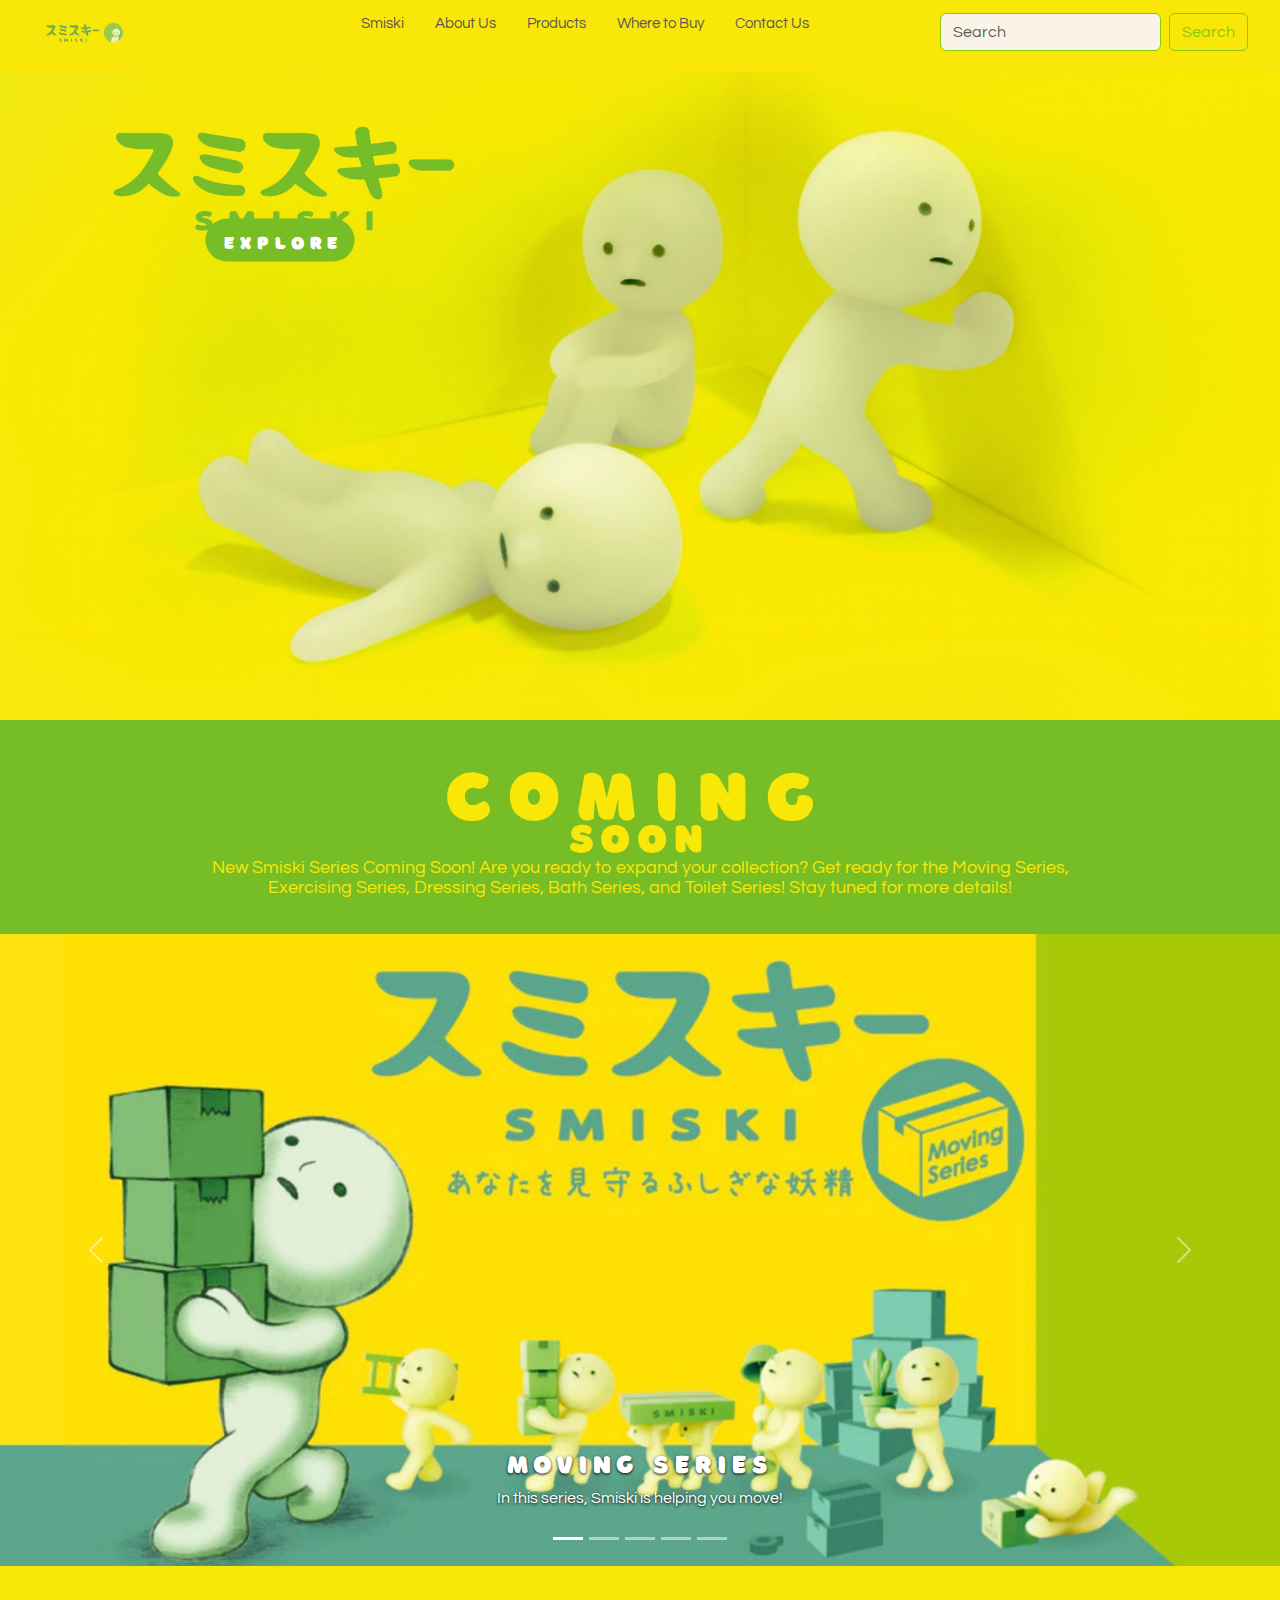
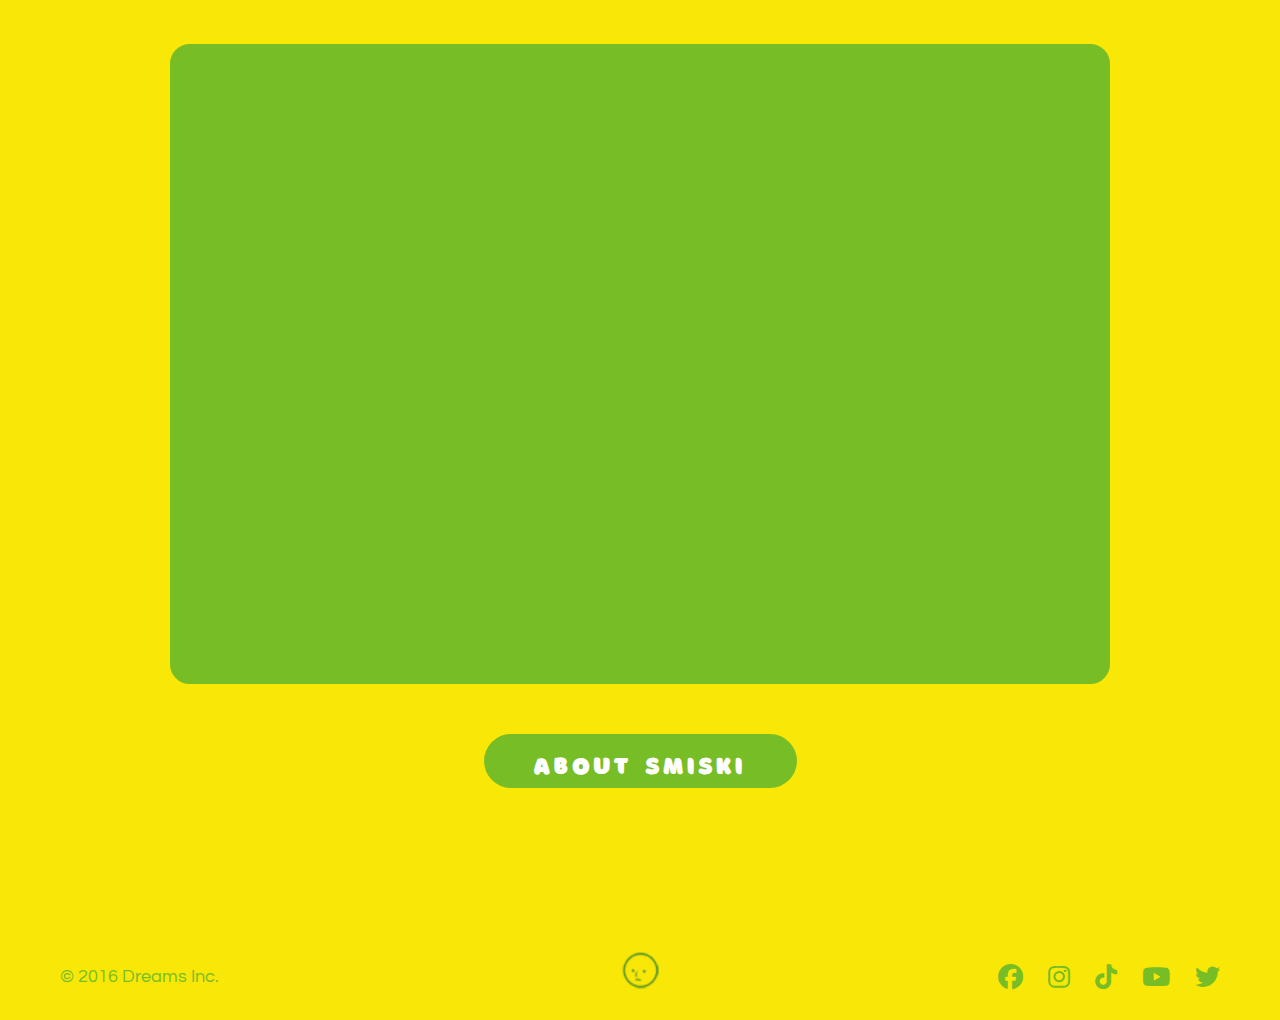
<file: index.html>
<!-- HTML: Responsive Improvements -->
<!DOCTYPE html>
<html lang="en">
  <head>
    <meta charset="utf-8">
    <meta name="viewport" content="width=device-width, initial-scale=1">
    <title>Smiski Website</title>
    <link rel="icon" type="image/x-icon" href="assets/img/FaceLogo.png">

    <!-- BOOTSTRAP -->
    <link href="https://cdn.jsdelivr.net/npm/bootstrap@5.3.3/dist/css/bootstrap.min.css" rel="stylesheet" integrity="sha384-QWTKZyjpPEjISv5WaRU9OFeRpok6YctnYmDr5pNlyT2bRjXh0JMhjY6hW+ALEwIH" crossorigin="anonymous">
    <!-- GOOGLE FONTS -->
    <link href="https://fonts.googleapis.com/css2?family=Questrial&family=DM+Serif+Display:ital@0;1&family=Fredoka+One&family=Play&display=swap" rel="stylesheet">
    <!-- FONT AWESOME -->
    <link rel="stylesheet" href="https://cdnjs.cloudflare.com/ajax/libs/font-awesome/6.5.0/css/all.min.css">
    <!-- CUSTOM CSS -->
    <link rel="stylesheet" href="assets/css/style.css">
  </head>
  <body>
    <nav class="navbar navbar-expand-lg navbar-custom">
      <div class="container-fluid">
        <a href="index.html" class="navbar-brand">
          <img src="assets/img/smiskilogo.png" alt="Smiski Logo">
        </a>
        <button class="navbar-toggler" type="button" data-bs-toggle="collapse" data-bs-target="#navbarNav" aria-controls="navbarNav" aria-expanded="false" aria-label="Toggle navigation">
          <span class="navbar-toggler-icon"></span>
        </button>
        <div class="collapse navbar-collapse" id="navbarNav">
          <ul class="navbar-nav">
            <li class="nav-item"><a class="nav-link active" aria-current="page" href="index.html">Smiski</a></li>
            <li class="nav-item"><a class="nav-link" href="pages/page1/index.html">About Us</a></li>
            <li class="nav-item dropdown">
              <a class="nav-link" href="pages/page2/index.html" id="productsMainLink">Products</a>
              <a class="nav-link dropdown-toggle" href="#" id="productsDropdown" role="button" data-bs-toggle="dropdown" aria-expanded="false"></a>
              <ul class="dropdown-menu" aria-labelledby="productsDropdown">
                <!-- Dropdown items -->
                <ul class="dropdown-menu" aria-labelledby="productsDropdown">
                  <li><a class="dropdown-item" href="pages/page5/index.html">Series 1</a></li>
                  <li><a class="dropdown-item" href="pages/page6/index.html">Series 2</a></li>
                  <li><a class="dropdown-item" href="pages/page7/index.html">Series 3</a></li>
                  <li><a class="dropdown-item" href="pages/page8/index.html">Series 4</a></li>
              </ul>
              </li>
              </ul>
            </li>
            <li class="nav-item"><a class="nav-link" href="pages/page3/index.html">Where to Buy</a></li>
            <li class="nav-item"><a class="nav-link" href="pages/page4/index.html">Contact Us</a></li>
          </ul>
          <form class="d-flex ms-auto">
            <input class="form-control me-2 search-input" type="search" placeholder="Search" aria-label="Search">
            <button class="btn btn-outline-dark search-btn" type="submit">Search</button>
          </form>
        </div>
      </div>
    </nav>

    <!-- HERO SECTION -->
    <div class="hero d-flex flex-column justify-content-center align-items-center text-center">
      <a href="#outputs" class="btn btn-primary start-btn">EXPLORE</a>
    </div>

    <!-- SPACE SECTION -->
    <div class="space">
      <h1>COMING</h1>
      <h2>SOON</h2>
      <p>New Smiski Series Coming Soon! Are you ready to expand your collection? Get ready for the Moving Series,<br> Exercising Series, Dressing Series, Bath Series, and Toilet Series! Stay tuned for more details!</p>
    </div>

    <!-- OUTPUTS SECTION -->
    <div class="outputs" id="outputs">
      <!-- Carousel -->
<div id="carouselExampleCaptions" class="carousel slide" data-bs-ride="carousel">
  <div class="carousel-indicators">
    <button type="button" data-bs-target="#carouselExampleCaptions" data-bs-slide-to="0" class="active" aria-current="true" aria-label="Slide 1"></button>
    <button type="button" data-bs-target="#carouselExampleCaptions" data-bs-slide-to="1" aria-label="Slide 2"></button>
    <button type="button" data-bs-target="#carouselExampleCaptions" data-bs-slide-to="2" aria-label="Slide 3"></button>
    <button type="button" data-bs-target="#carouselExampleCaptions" data-bs-slide-to="3" aria-label="Slide 4"></button>
    <button type="button" data-bs-target="#carouselExampleCaptions" data-bs-slide-to="4" aria-label="Slide 5"></button>
  </div>
  <div class="carousel-inner">
    <div class="carousel-item active">
      <img src="assets/img/Moving.jpg" class="d-block w-100" alt="Moving Series">
      <div class="carousel-caption d-none d-md-block">
        <h5>Moving Series</h5>
        <p>In this series, Smiski is helping you move!</p>
      </div>
    </div>
    <div class="carousel-item">
      <img src="assets/img/Exercising.jpg" class="d-block w-100" alt="Exercising Series">
      <div class="carousel-caption d-none d-md-block">
        <h5>Exercising Series</h5>
        <p> In this series, we find Smiski doing exercises in the corner of your room.</p>
      </div>
    </div>
    <div class="carousel-item">
      <img src="assets/img/Dressing.jpg" class="d-block w-100" alt="Dressing Series">
      <div class="carousel-caption d-none d-md-block">
        <h5>Dressing Series</h5>
        <p>In this series, Smiski has been found secretly changing clothes in the corner.</p>
      </div>
    </div>
    <div class="carousel-item">
      <img src="assets/img/Bath.jpg" class="d-block w-100" alt="Bath Series">
      <div class="carousel-caption d-none d-md-block">
        <h5>Bath Series</h5>
        <p>In this series, Smiski has been discovered in the corner of the bathroom.</p>
      </div>
    </div>
    <div class="carousel-item">
      <img src="assets/img/Toilet.jpg" class="d-block w-100" alt="Toilet Series">
      <div class="carousel-caption d-none d-md-block">
        <h5>Toilet Series</h5>
        <p> In this series, Smiski has been discovered in the corner of the toilet.</p>
      </div>
    </div>
  </div>
  <button class="carousel-control-prev" type="button" data-bs-target="#carouselExampleCaptions" data-bs-slide="prev">
    <span class="carousel-control-prev-icon" aria-hidden="true"></span>
    <span class="visually-hidden">Previous</span>
  </button>
  <button class="carousel-control-next" type="button" data-bs-target="#carouselExampleCaptions" data-bs-slide="next">
    <span class="carousel-control-next-icon" aria-hidden="true"></span>
    <span class="visually-hidden">Next</span>
  </button>
</div>


    <!-- VIDEO SECTION -->
    <div class="video-container">
      <div class="vframe">
        <iframe
          src="https://www.youtube.com/embed/BCvVlEFaCYk?autoplay=0&mute=1"
          title="SMISKI"
          frameborder="0"
          allow="accelerometer; autoplay; clipboard-write; encrypted-media; gyroscope; picture-in-picture"
          allowfullscreen>
        </iframe>
      </div>
      <div class="btn2">
        <a href="pages/page1/index.html" class="about-btn">
          <h1>ABOUT SMISKI</h1>
        </a>
      </div>
    </div>

    <!-- FOOTER -->
    <footer class="footer">
      <h1>© 2016 Dreams Inc.</h1>
      <div class="logo">
          <img src="assets/img/FaceLogo.png" alt="Logo" class="footer-logo">
      </div>
      <div class="social-icons">
        <a href="https://www.facebook.com/smiski.ph" class="social-link"><i class="fa-brands fa-facebook"></i></a>
        <a href="https://www.instagram.com/smiski_ph/" class="social-link"><i class="fa-brands fa-instagram"></i></a>
        <a href="https://www.tiktok.com/@smiski_ph" class="social-link"><i class="fa-brands fa-tiktok"></i></a>
        <a href="https://www.youtube.com/@officialsmiski9752" class="social-link"><i class="fa-brands fa-youtube"></i></a>
        <a href="https://x.com/i/flow/login?redirect_after_login=%2Fsmiski_usa_" class="social-link"><i class="fa-brands fa-twitter"></i></a>
    </div>

  </footer>

    <!-- Bootstrap Scripts -->
    <script src="https://cdn.jsdelivr.net/npm/@popperjs/core@2.11.8/dist/umd/popper.min.js"></script>
    <script src="https://cdn.jsdelivr.net/npm/bootstrap@5.3.3/dist/js/bootstrap.min.js"></script>

  </body>
</html>
</file>
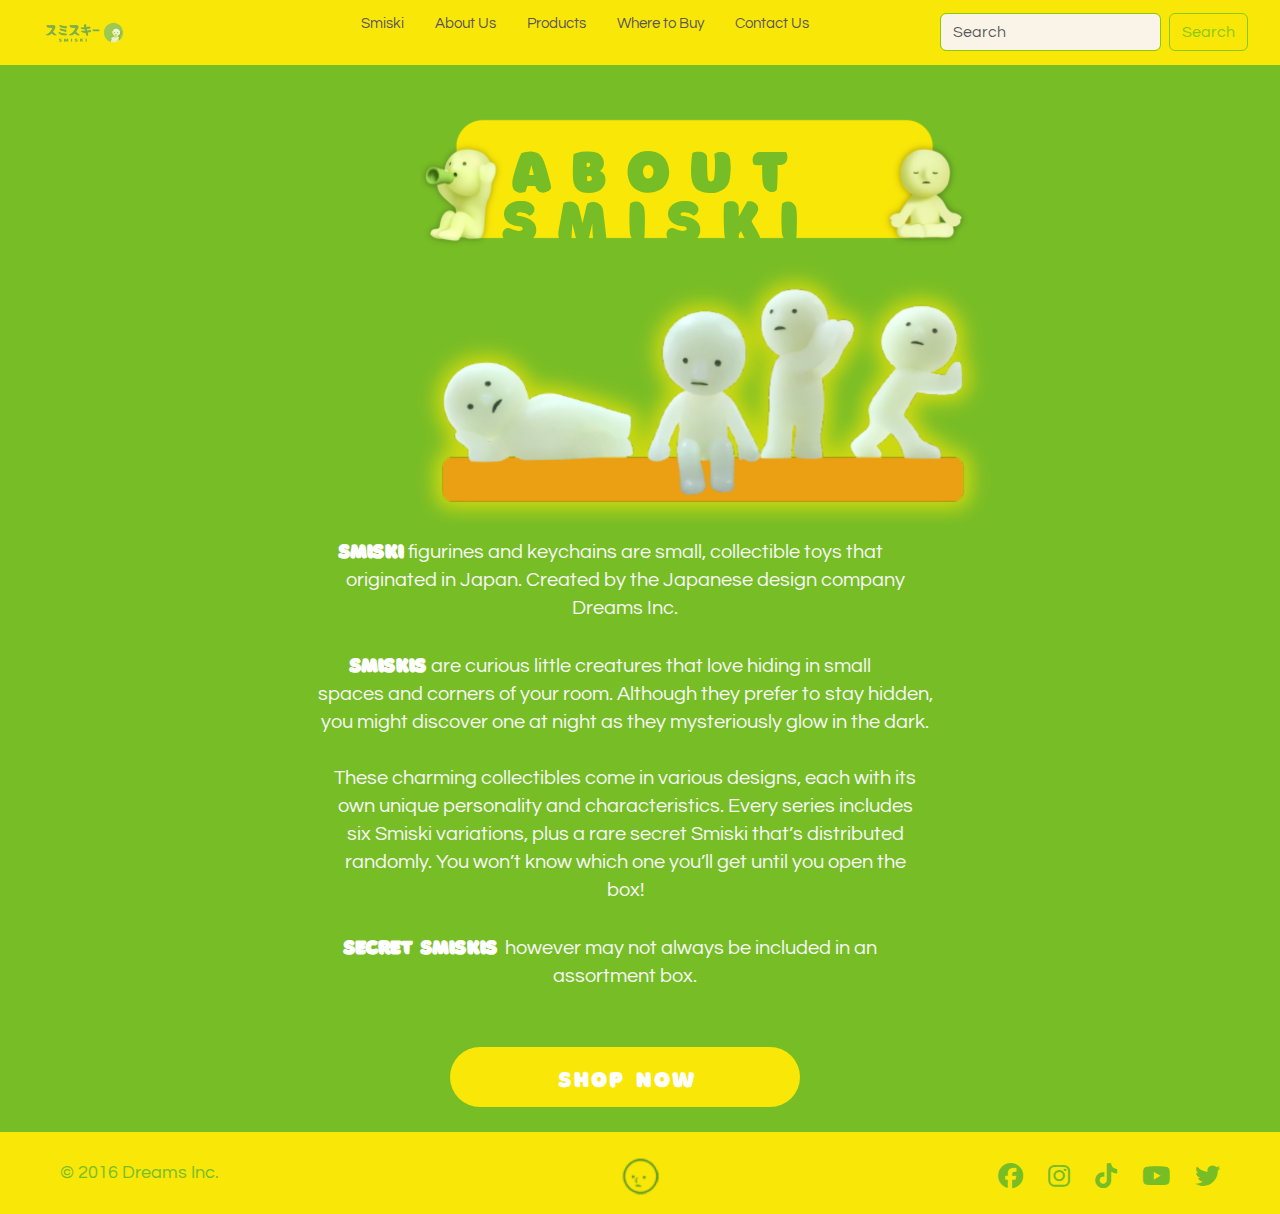
<file: pages/page1/index.html>
<!DOCTYPE html>
<html lang="en">
  <head>
    <meta charset="utf-8">
    <meta name="viewport" content="width=device-width, initial-scale=1">
    <title>Smiski Website</title>
    <link rel="icon" type="image/x-icon" href="assets/img/FaceLogo.png">

    <!-- BOOTSTRAP -->
    <link href="https://cdn.jsdelivr.net/npm/bootstrap@5.3.3/dist/css/bootstrap.min.css" rel="stylesheet" integrity="sha384-QWTKZyjpPEjISv5WaRU9OFeRpok6YctnYmDr5pNlyT2bRjXh0JMhjY6hW+ALEwIH" crossorigin="anonymous">
    <!-- GOOGLE FONTS -->
    <link href="https://fonts.googleapis.com/css2?family=Questrial&family=DM+Serif+Display:ital@0;1&family=Fredoka+One&family=Play&display=swap" rel="stylesheet">
    <!-- FONT AWESOME -->
    <link rel="stylesheet" href="https://cdnjs.cloudflare.com/ajax/libs/font-awesome/6.5.0/css/all.min.css">
    <!-- CUSTOM CSS -->
    <link rel="stylesheet" href="assets/css/style.css">
  </head>
  <body>
    <nav class="navbar navbar-expand-lg navbar-custom">
      <div class="container-fluid">
        <a href="../../index.html" class="navbar-brand">
          <img src="assets/img/smiskilogo.png" alt="Smiski Logo">
        </a>
        <button class="navbar-toggler" type="button" data-bs-toggle="collapse" data-bs-target="#navbarNav" aria-controls="navbarNav" aria-expanded="false" aria-label="Toggle navigation">
          <span class="navbar-toggler-icon"></span>
        </button>
        <div class="collapse navbar-collapse" id="navbarNav">
          <ul class="navbar-nav">
            <li class="nav-item"><a class="nav-link active" aria-current="page" href="../../index.html">Smiski</a></li>
            <li class="nav-item"><a class="nav-link" href="../page1/index.html">About Us</a></li>
            <li class="nav-item dropdown">
              <a class="nav-link" href="../page2/index.html" id="productsMainLink">Products</a>
              <a class="nav-link dropdown-toggle" href="#" id="productsDropdown" role="button" data-bs-toggle="dropdown" aria-expanded="false"></a>
              <ul class="dropdown-menu" aria-labelledby="productsDropdown">
                <!-- Dropdown items -->
                <ul class="dropdown-menu" aria-labelledby="productsDropdown">
                  <li><a class="dropdown-item" href="../page5/index.html">Series 1</a></li>
                  <li><a class="dropdown-item" href="../page6/index.html">Series 2</a></li>
                  <li><a class="dropdown-item" href="../page7/index.html">Series 3</a></li>
                  <li><a class="dropdown-item" href="../page8/index.html">Series 4</a></li>
              </ul>
              </li>
              </ul>
            </li>
            <li class="nav-item"><a class="nav-link" href="../page3/index.html">Where to Buy</a></li>
            <li class="nav-item"><a class="nav-link" href="../page4/index.html">Contact Us</a></li>
          </ul>
          <form class="d-flex ms-auto">
            <input class="form-control me-2 search-input" type="search" placeholder="Search" aria-label="Search">
            <button class="btn btn-outline-dark search-btn" type="submit">Search</button>
          </form>
        </div>
      </div>
    </nav>
         

        <div class="hero">
            <img src="../page1/assets/img/Copy of Website Layout.png" alt="">
            <h1>ABOUT</h1>
            <h2>SMISKI</h2>
            <div class="content">
              <img src="../page1/assets/img/AboutPageSmiski.png" alt="Smiski Figures" />
              <p>
                  <strong>SMISKI</strong> figurines and keychains are small, collectible toys that <br> 
                  originated in Japan. Created by the Japanese design company <br>Dreams Inc.
              </p>
              <p>
                  <strong>SMISKIS</strong> are curious little creatures that love hiding in small <br> spaces and corners of your room. Although they prefer to stay hidden,<br> you might discover one at night as they mysteriously glow in the dark. 
                 <br>
              </p>

              <p>
                These charming collectibles come in various designs, each with its <br> own unique personality and characteristics. Every series includes<br> six Smiski variations, plus a rare secret Smiski that’s distributed <br> randomly. You won’t know which one you’ll get until you open the <br> box!
              </p>
              <p><strong>SECRET SMISKIS </strong>however may not always be included in an <br> assortment box.</p>
          </div>
          <div class="btn2">
            <a href="../page2/index.html" class="about-btn">
              <h1>SHOP NOW</h1>
            </a>
          </div>
        </div>
          <!-- FOOTER -->
          <footer class="footer">
            <h1>© 2016 Dreams Inc.</h1>
            <div class="logo">
                <img src="../page1/assets/img/FaceLogo.png" alt="Logo" class="footer-logo">
            </div>
            <div class="social-icons">
              <a href="https://www.facebook.com/smiski.ph" class="social-link"><i class="fa-brands fa-facebook"></i></a>
              <a href="https://www.instagram.com/smiski_ph/" class="social-link"><i class="fa-brands fa-instagram"></i></a>
              <a href="https://www.tiktok.com/@smiski_ph" class="social-link"><i class="fa-brands fa-tiktok"></i></a>
              <a href="https://www.youtube.com/@officialsmiski9752" class="social-link"><i class="fa-brands fa-youtube"></i></a>
              <a href="https://x.com/i/flow/login?redirect_after_login=%2Fsmiski_usa_" class="social-link"><i class="fa-brands fa-twitter"></i></a>
          </div>  
          
        </footer>
        <!-- BOOTSTRAP SCRIPTS -->
        <script src="https://cdn.jsdelivr.net/npm/@popperjs/core@2.11.8/dist/umd/popper.min.js" integrity="sha384-z3skD3GvPHIEXhZdK2kI5uaNJc4LRSkDi3bBgP+wh3jvFzTfjpb7fuLr7x3z/+4+" crossorigin="anonymous"></script>
        <script src="https://cdn.jsdelivr.net/npm/bootstrap@5.3.3/dist/js/bootstrap.min.js" integrity="sha384-qQ44UB8n5dQ+2ldgiD7p/sMB+dRgnE44h/W6D3hrHt0I6VLYBJJVuVg+7Bu4RdEk" crossorigin="anonymous"></script>
        <script src="https://cdn.jsdelivr.net/npm/bootstrap@5.3.0-alpha1/dist/js/bootstrap.bundle.min.js"></script>

        
    </body>
</html>
</file>
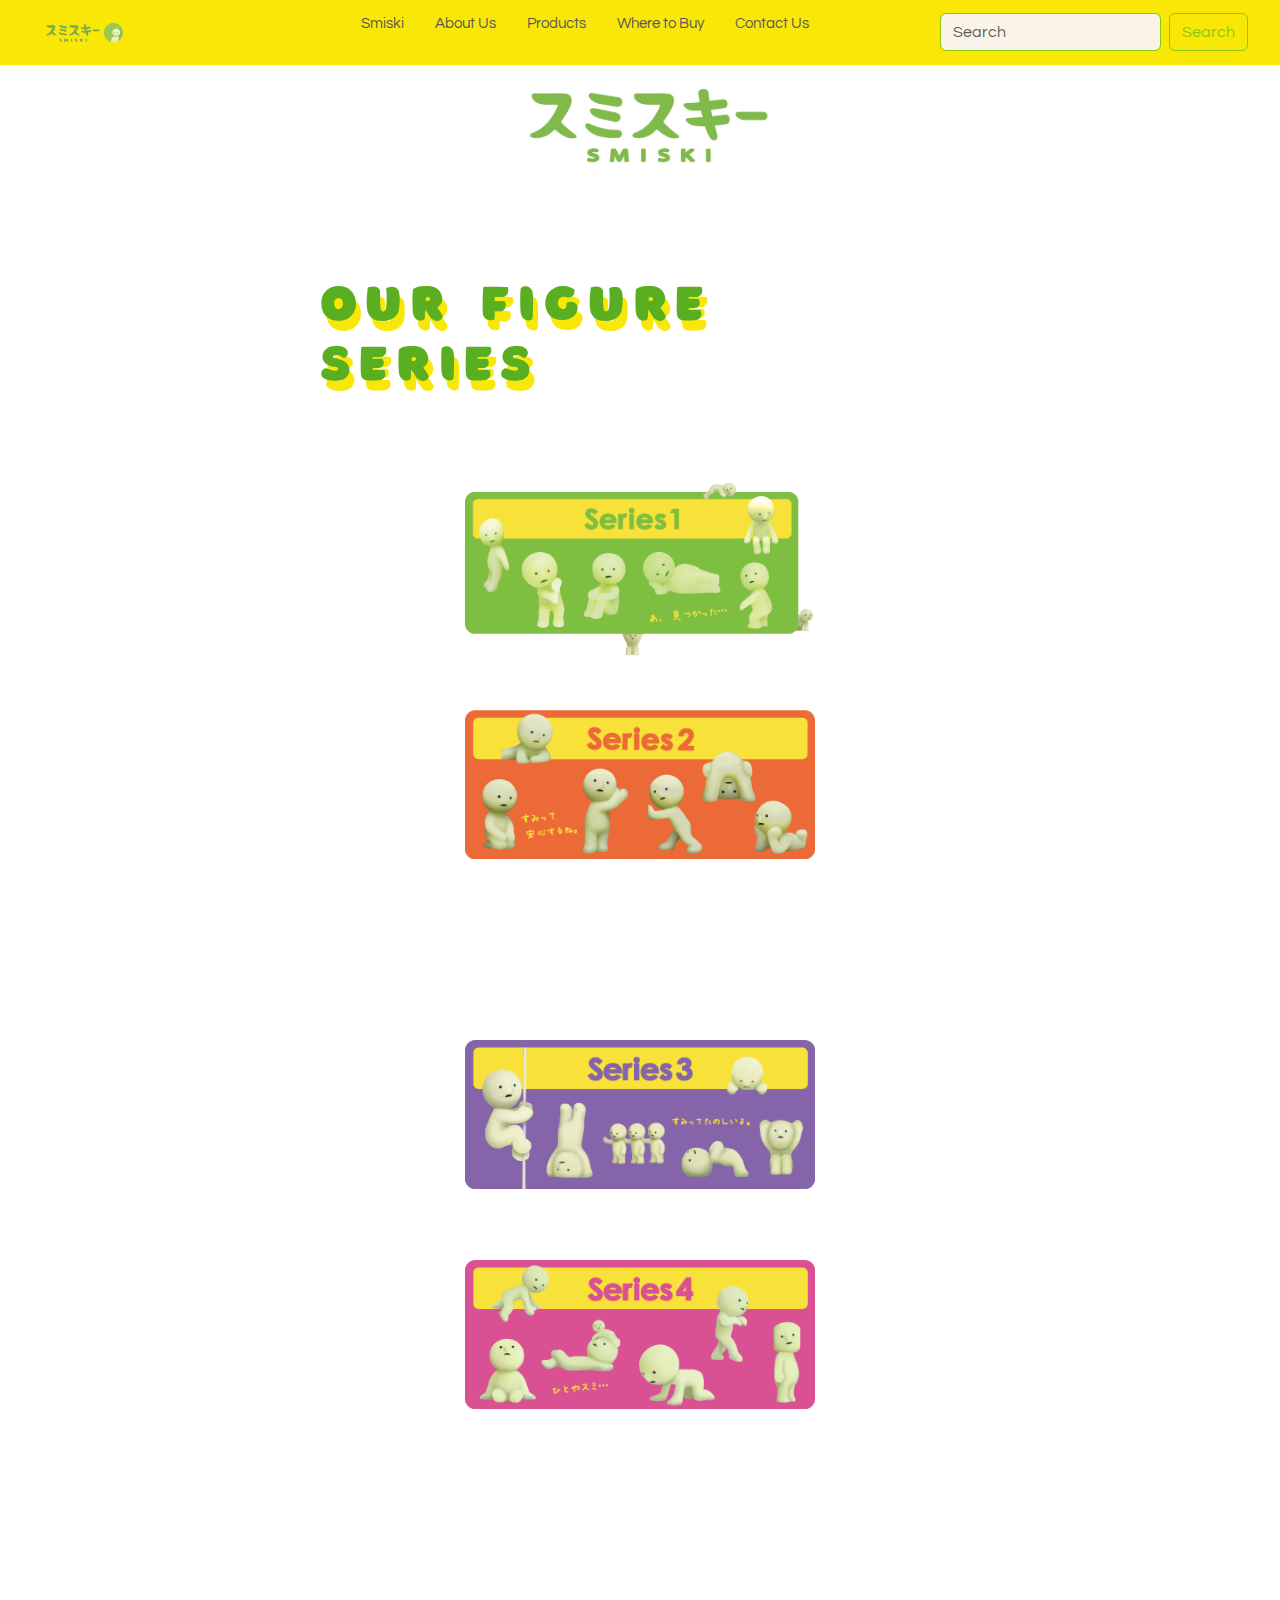
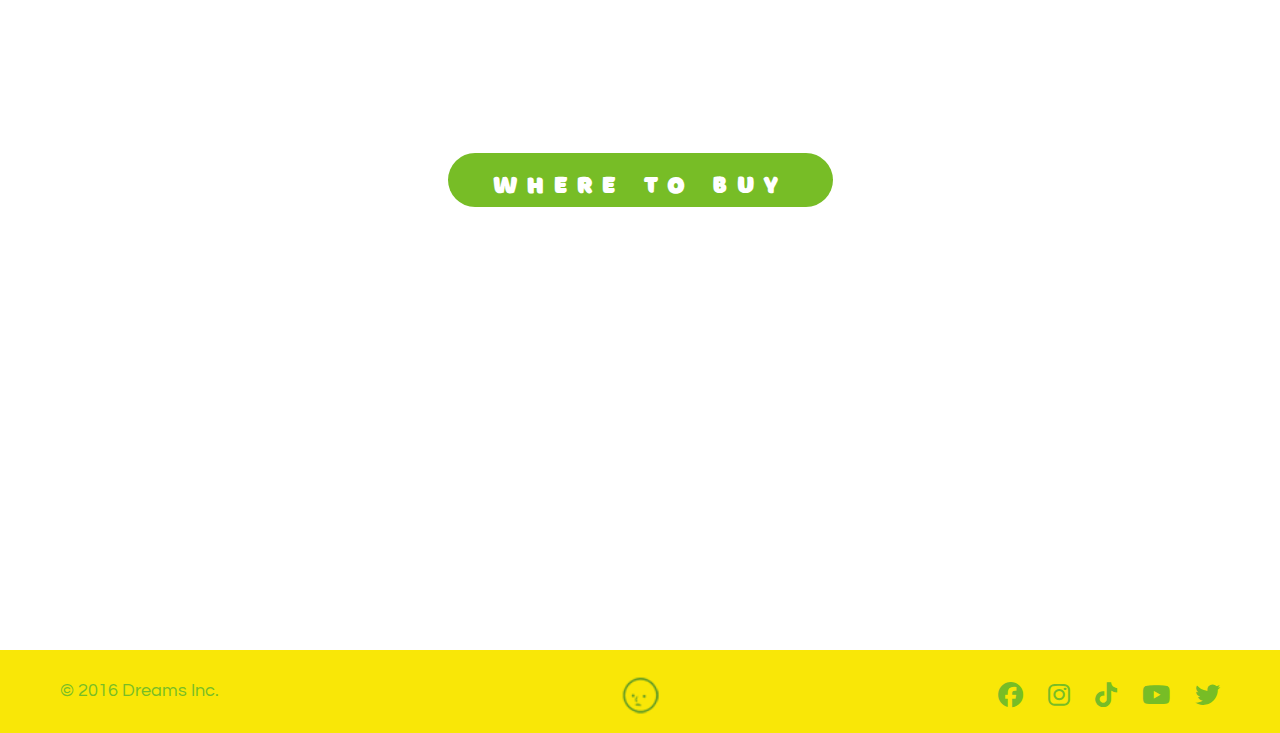
<file: pages/page2/index.html>
<!DOCTYPE html>
<html lang="en">
  <head>
    <meta charset="utf-8">
    <meta name="viewport" content="width=device-width, initial-scale=1">
    <title>Smiski Website</title>
    <link rel="icon" type="image/x-icon" href="assets/img/FaceLogo.png">

    <!-- BOOTSTRAP -->
    <link href="https://cdn.jsdelivr.net/npm/bootstrap@5.3.3/dist/css/bootstrap.min.css" rel="stylesheet" integrity="sha384-QWTKZyjpPEjISv5WaRU9OFeRpok6YctnYmDr5pNlyT2bRjXh0JMhjY6hW+ALEwIH" crossorigin="anonymous">
    <!-- GOOGLE FONTS -->
    <link href="https://fonts.googleapis.com/css2?family=Questrial&family=DM+Serif+Display:ital@0;1&family=Fredoka+One&family=Play&display=swap" rel="stylesheet">
    <!-- FONT AWESOME -->
    <link rel="stylesheet" href="https://cdnjs.cloudflare.com/ajax/libs/font-awesome/6.5.0/css/all.min.css">
    <!-- CUSTOM CSS -->
    <link rel="stylesheet" href="assets/css/style.css">
  </head>
  <body>
    <nav class="navbar navbar-expand-lg navbar-custom">
      <div class="container-fluid">
        <a href="../../index.html" class="navbar-brand">
          <img src="assets/img/smiskilogo.png" alt="Smiski Logo">
        </a>
        <button class="navbar-toggler" type="button" data-bs-toggle="collapse" data-bs-target="#navbarNav" aria-controls="navbarNav" aria-expanded="false" aria-label="Toggle navigation">
          <span class="navbar-toggler-icon"></span>
        </button>
        <div class="collapse navbar-collapse" id="navbarNav">
          <ul class="navbar-nav">
            <li class="nav-item"><a class="nav-link active" aria-current="page" href="../../index.html">Smiski</a></li>
            <li class="nav-item"><a class="nav-link" href="../page1/index.html">About Us</a></li>
            <li class="nav-item dropdown">
              <a class="nav-link" href="../page2/index.html" id="productsMainLink">Products</a>
              <a class="nav-link dropdown-toggle" href="#" id="productsDropdown" role="button" data-bs-toggle="dropdown" aria-expanded="false"></a>
              <ul class="dropdown-menu" aria-labelledby="productsDropdown">
                <!-- Dropdown items -->
                <ul class="dropdown-menu" aria-labelledby="productsDropdown">
                  <li><a class="dropdown-item" href="../page5/index.html">Series 1</a></li>
                  <li><a class="dropdown-item" href="../page6/index.html">Series 2</a></li>
                  <li><a class="dropdown-item" href="../page7/index.html">Series 3</a></li>
                  <li><a class="dropdown-item" href="../page8/index.html">Series 4</a></li>
              </ul>
              </li>
              </ul>
            </li>
            <li class="nav-item"><a class="nav-link" href="../page3/index.html">Where to Buy</a></li>
            <li class="nav-item"><a class="nav-link" href="../page4/index.html">Contact Us</a></li>
          </ul>
          <form class="d-flex ms-auto">
            <input class="form-control me-2 search-input" type="search" placeholder="Search" aria-label="Search">
            <button class="btn btn-outline-dark search-btn" type="submit">Search</button>
          </form>
        </div>
      </div>
    </nav>

        <div class="hero">
            <div class="logo-smiski">
                <img src="../page2/assets/img/TextLogo.jpg">
                <h1>OUR FIGURE SERIES</h1>
            </div>
            <div class="s1">
                <a href="../page5/index.html">
                    <img src="../page2/assets/img/s1.png" alt="YouTube Logo">
                  </a>
            </div>
        </div>
        <div class="page1">
          <div class="s2">
            <a href="../page6/index.html">
                <img src="../page2/assets/img/s2.png" alt="YouTube Logo">
              </a>
        </div>
        <div class="s3">
          <a href="../page7/index.html" >
              <img src="../page2/assets/img/s3.png" alt="YouTube Logo">
            </a>
      </div>
        </div>
        <div class="page2">
          <div class="s4">
            <a href="../page8/index.html">
              <img src="../page2/assets/img/s4.png" alt="YouTube Logo">
            </a>
          </div>
          <div class="btn2">
            <a href="../page3/index.html" class="about-btn">
              <h1>WHERE TO BUY</h1>
            </a>
          </div>
        </div>
          <!-- FOOTER -->
          <footer class="footer">
            <h1>© 2016 Dreams Inc.</h1>
            <div class="logo">
                <img src="../page1/assets/img/FaceLogo.png" alt="Logo" class="footer-logo">
            </div>
            <div class="social-icons">
              <a href="https://www.facebook.com/smiski.ph" class="social-link"><i class="fa-brands fa-facebook"></i></a>
              <a href="https://www.instagram.com/smiski_ph/" class="social-link"><i class="fa-brands fa-instagram"></i></a>
              <a href="https://www.tiktok.com/@smiski_ph" class="social-link"><i class="fa-brands fa-tiktok"></i></a>
              <a href="https://www.youtube.com/@officialsmiski9752" class="social-link"><i class="fa-brands fa-youtube"></i></a>
              <a href="https://x.com/i/flow/login?redirect_after_login=%2Fsmiski_usa_" class="social-link"><i class="fa-brands fa-twitter"></i></a>
          </div>  
          
        </footer>
        <!-- BOOTSTRAP SCRIPTS -->
        <script src="https://cdn.jsdelivr.net/npm/@popperjs/core@2.11.8/dist/umd/popper.min.js" integrity="sha384-z3skD3GvPHIEXhZdK2kI5uaNJc4LRSkDi3bBgP+wh3jvFzTfjpb7fuLr7x3z/+4+" crossorigin="anonymous"></script>
    <script src="https://cdn.jsdelivr.net/npm/bootstrap@5.3.3/dist/js/bootstrap.min.js" integrity="sha384-qQ44UB8n5dQ+2ldgiD7p/sMB+dRgnE44h/W6D3hrHt0I6VLYBJJVuVg+7Bu4RdEk" crossorigin="anonymous"></script>
    <script src="https://cdn.jsdelivr.net/npm/bootstrap@5.3.0-alpha1/dist/js/bootstrap.bundle.min.js"></script>
    </body>
</html>
</file>
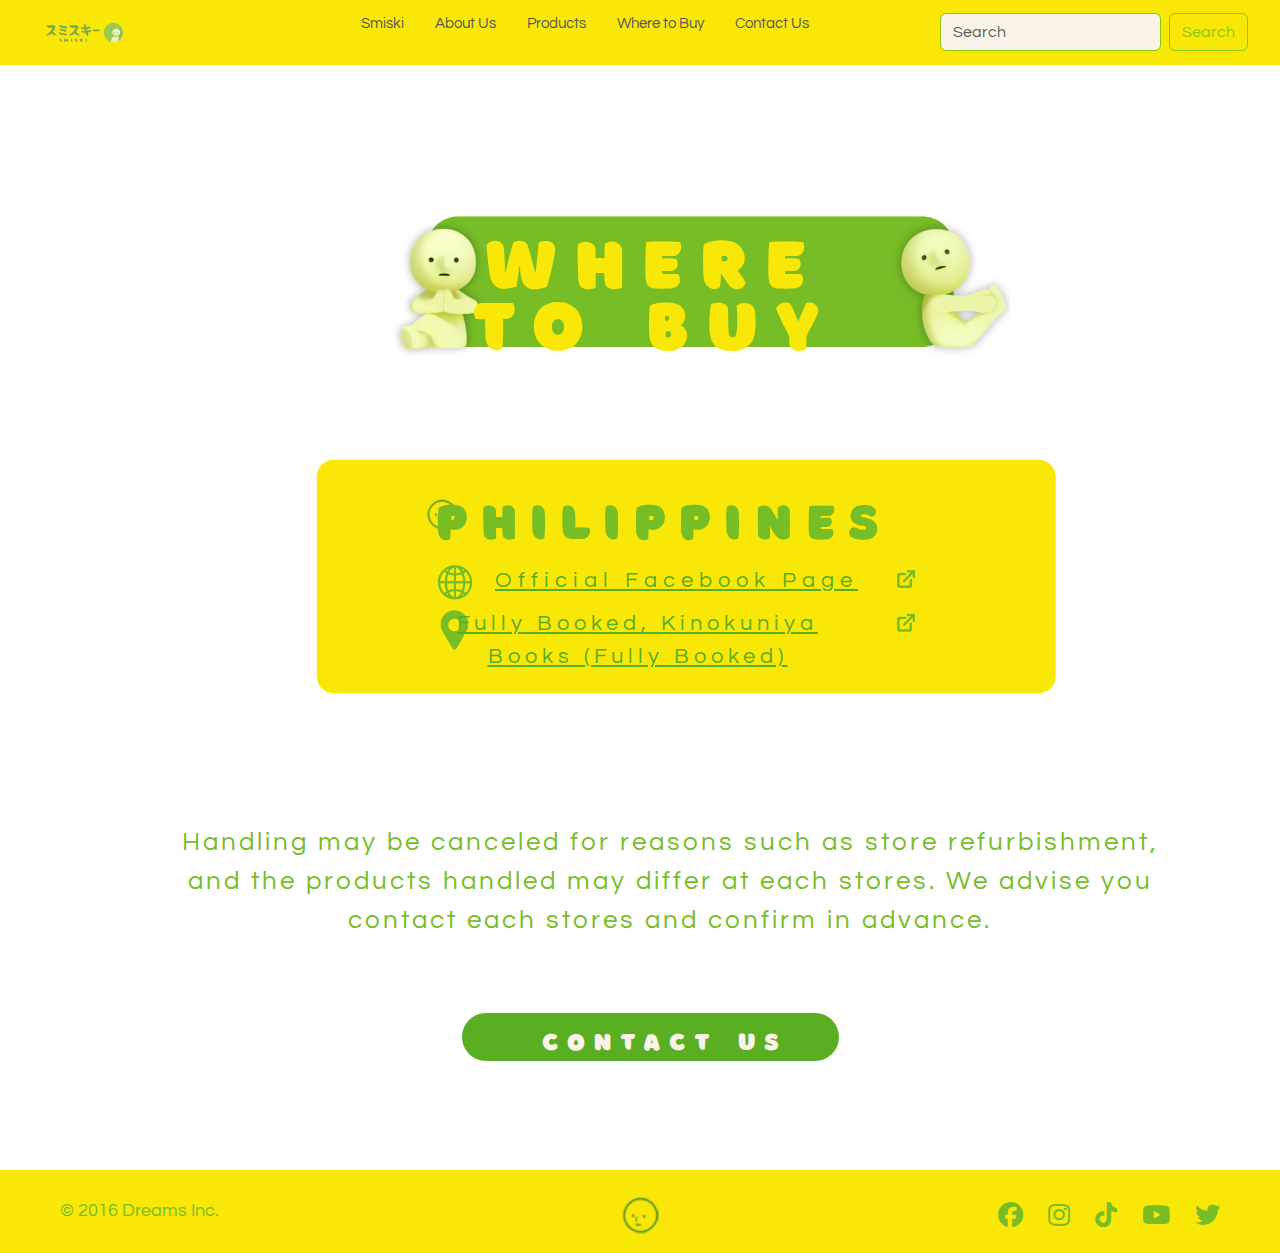
<file: pages/page3/index.html>
<!DOCTYPE html>
<html lang="en">
  <head>
    <meta charset="utf-8">
    <meta name="viewport" content="width=device-width, initial-scale=1">
    <title>Smiski Website</title>
    <link rel="icon" type="image/x-icon" href="assets/img/FaceLogo.png">

    <!-- BOOTSTRAP -->
    <link href="https://cdn.jsdelivr.net/npm/bootstrap@5.3.3/dist/css/bootstrap.min.css" rel="stylesheet" integrity="sha384-QWTKZyjpPEjISv5WaRU9OFeRpok6YctnYmDr5pNlyT2bRjXh0JMhjY6hW+ALEwIH" crossorigin="anonymous">
    <!-- GOOGLE FONTS -->
    <link href="https://fonts.googleapis.com/css2?family=Questrial&family=DM+Serif+Display:ital@0;1&family=Fredoka+One&family=Play&display=swap" rel="stylesheet">
    <!-- FONT AWESOME -->
    <link rel="stylesheet" href="https://cdnjs.cloudflare.com/ajax/libs/font-awesome/6.5.0/css/all.min.css">
    <!-- CUSTOM CSS -->
    <link rel="stylesheet" href="assets/css/style.css">
  </head>
  <body>
    <nav class="navbar navbar-expand-lg navbar-custom">
      <div class="container-fluid">
        <a href="../../index.html" class="navbar-brand">
          <img src="assets/img/smiskilogo.png" alt="Smiski Logo">
        </a>
        <button class="navbar-toggler" type="button" data-bs-toggle="collapse" data-bs-target="#navbarNav" aria-controls="navbarNav" aria-expanded="false" aria-label="Toggle navigation">
          <span class="navbar-toggler-icon"></span>
        </button>
        <div class="collapse navbar-collapse" id="navbarNav">
          <ul class="navbar-nav">
            <li class="nav-item"><a class="nav-link active" aria-current="page" href="../../index.html">Smiski</a></li>
            <li class="nav-item"><a class="nav-link" href="../page1/index.html">About Us</a></li>
            <li class="nav-item dropdown">
              <a class="nav-link" href="../page2/index.html" id="productsMainLink">Products</a>
              <a class="nav-link dropdown-toggle" href="#" id="productsDropdown" role="button" data-bs-toggle="dropdown" aria-expanded="false"></a>
              <ul class="dropdown-menu" aria-labelledby="productsDropdown">
                <!-- Dropdown items -->
                <ul class="dropdown-menu" aria-labelledby="productsDropdown">
                  <li><a class="dropdown-item" href="../page5/index.html">Series 1</a></li>
                  <li><a class="dropdown-item" href="../page6/index.html">Series 2</a></li>
                  <li><a class="dropdown-item" href="../page7/index.html">Series 3</a></li>
                  <li><a class="dropdown-item" href="../page8/index.html">Series 4</a></li>
              </ul>
              </li>
              </ul>
            </li>
            <li class="nav-item"><a class="nav-link" href="../page3/index.html">Where to Buy</a></li>
            <li class="nav-item"><a class="nav-link" href="../page4/index.html">Contact Us</a></li>
          </ul>
          <form class="d-flex ms-auto">
            <input class="form-control me-2 search-input" type="search" placeholder="Search" aria-label="Search">
            <button class="btn btn-outline-dark search-btn" type="submit">Search</button>
          </form>
        </div>
      </div>
    </nav>
      
      <div class="hero">
        <img src="../page3/assets/img/WhereTo Buy.png" alt="Where to Buy Header Image" class="header-image" />
        <h1>WHERE</h1>
        <h2>TO BUY</h2>
        <div class="content">
            <img src="../page3/assets/img/wtbyellow.png" alt="Smiski Figures" class="content-image" />
            <h1>PHILIPPINES</h1>
            <div class="links">
                <a href="https://www.facebook.com/smiski.japan/">Official Facebook Page</a>
            </div>
            <div class="fully">
                <a href="https://www.fullybookedonline.com/store-locator">Fully Booked, Kinokuniya 
                 <br> Books (Fully Booked)</a>
            </div>
            <div class="notice">
              <p>Handling may be canceled for reasons such as store refurbishment,<br> and the products handled may differ at each stores. We advise you <br> contact each stores and confirm in advance.</p>
            </div>
        </div>
        <div class="btn2">
          <a href="../page4/index.html" class="about-btn">
            <h1>CONTACT US</h1>
          </a>
        </div>
    </div>    
          <!-- FOOTER -->
          <footer class="footer">
            <h1>© 2016 Dreams Inc.</h1>
            <div class="logo">
                <img src="../page1/assets/img/FaceLogo.png" alt="Logo" class="footer-logo">
            </div>
            <div class="social-icons">
              <a href="https://www.facebook.com/smiski.ph" class="social-link"><i class="fa-brands fa-facebook"></i></a>
              <a href="https://www.instagram.com/smiski_ph/" class="social-link"><i class="fa-brands fa-instagram"></i></a>
              <a href="https://www.tiktok.com/@smiski_ph" class="social-link"><i class="fa-brands fa-tiktok"></i></a>
              <a href="https://www.youtube.com/@officialsmiski9752" class="social-link"><i class="fa-brands fa-youtube"></i></a>
              <a href="https://x.com/i/flow/login?redirect_after_login=%2Fsmiski_usa_" class="social-link"><i class="fa-brands fa-twitter"></i></a>
          </div>  
          
        </footer>
        <!-- BOOTSTRAP SCRIPTS -->
        <script src="https://cdn.jsdelivr.net/npm/@popperjs/core@2.11.8/dist/umd/popper.min.js" integrity="sha384-z3skD3GvPHIEXhZdK2kI5uaNJc4LRSkDi3bBgP+wh3jvFzTfjpb7fuLr7x3z/+4+" crossorigin="anonymous"></script>
        <script src="https://cdn.jsdelivr.net/npm/bootstrap@5.3.3/dist/js/bootstrap.min.js" integrity="sha384-qQ44UB8n5dQ+2ldgiD7p/sMB+dRgnE44h/W6D3hrHt0I6VLYBJJVuVg+7Bu4RdEk" crossorigin="anonymous"></script>
        <script src="https://cdn.jsdelivr.net/npm/bootstrap@5.3.0-alpha1/dist/js/bootstrap.bundle.min.js"></script>
        
    
    </body>
</html>
</file>
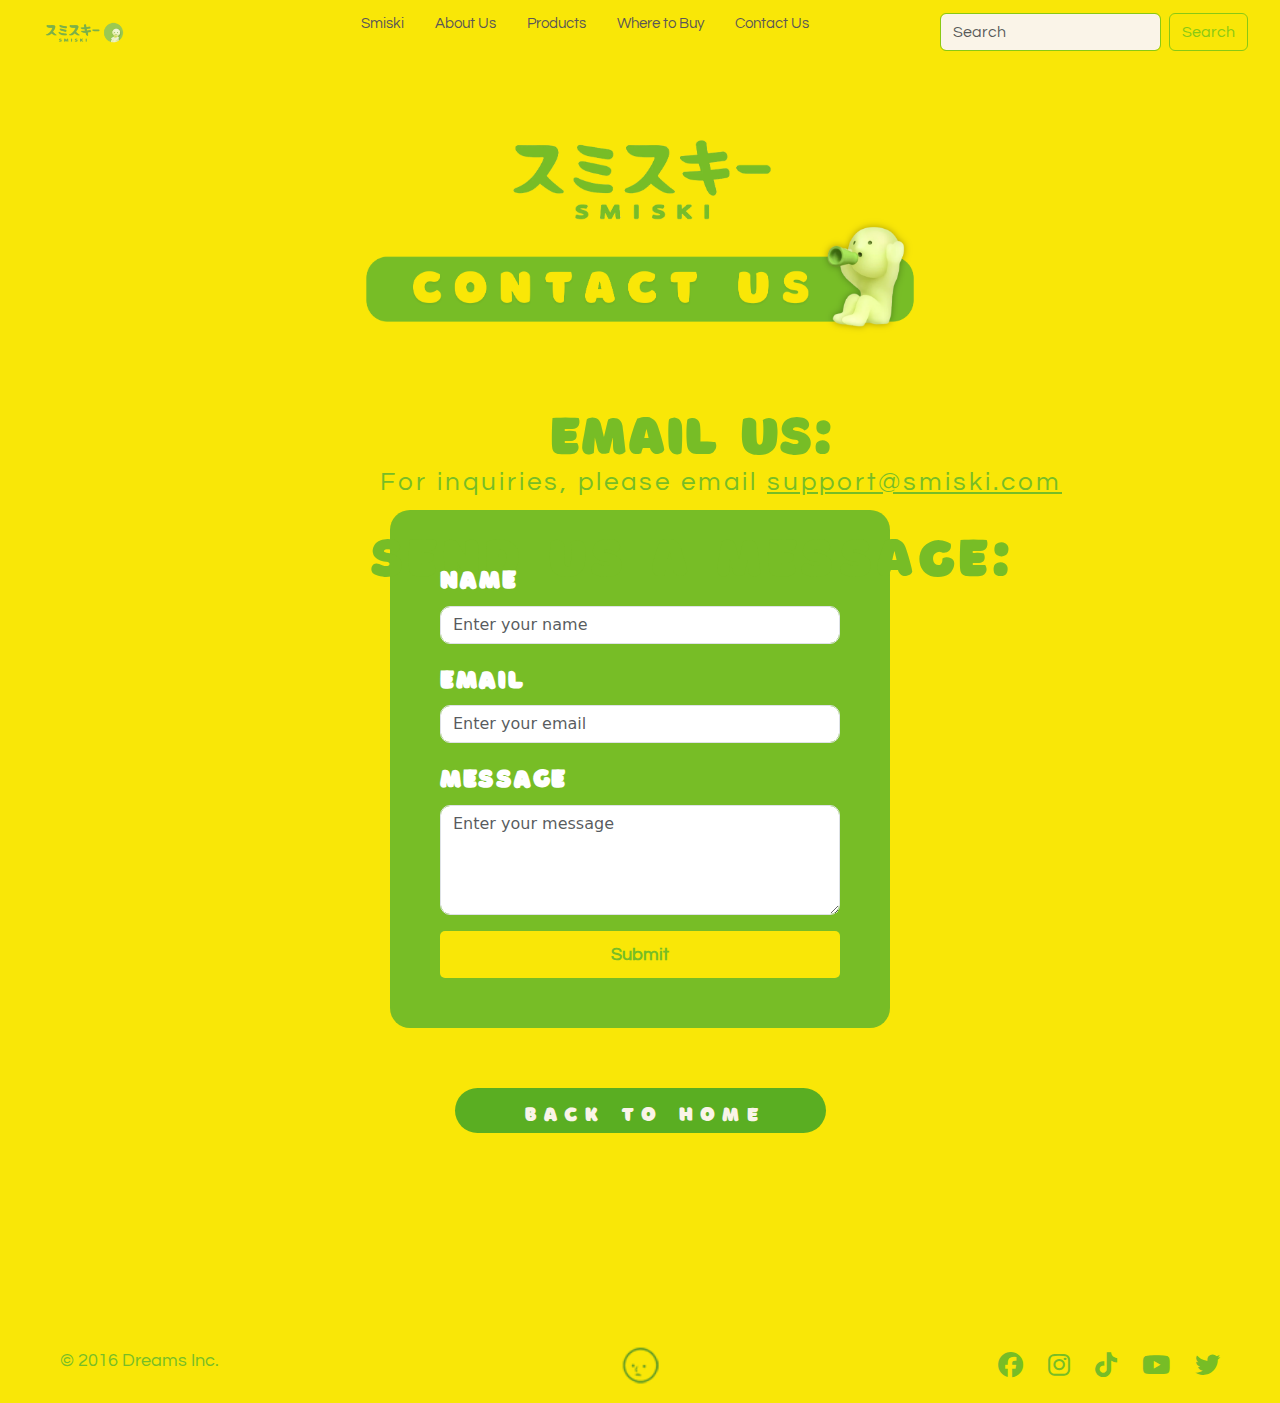
<file: pages/page4/index.html>
<!DOCTYPE html>
<html lang="en">
  <head>
    <meta charset="utf-8">
    <meta name="viewport" content="width=device-width, initial-scale=1">
    <title>Smiski Website</title>
    <link rel="icon" type="image/x-icon" href="assets/img/FaceLogo.png">

    <!-- BOOTSTRAP -->
    <link href="https://cdn.jsdelivr.net/npm/bootstrap@5.3.3/dist/css/bootstrap.min.css" rel="stylesheet" integrity="sha384-QWTKZyjpPEjISv5WaRU9OFeRpok6YctnYmDr5pNlyT2bRjXh0JMhjY6hW+ALEwIH" crossorigin="anonymous">
    <!-- GOOGLE FONTS -->
    <link href="https://fonts.googleapis.com/css2?family=Questrial&family=DM+Serif+Display:ital@0;1&family=Fredoka+One&family=Play&display=swap" rel="stylesheet">
    <!-- FONT AWESOME -->
    <link rel="stylesheet" href="https://cdnjs.cloudflare.com/ajax/libs/font-awesome/6.5.0/css/all.min.css">
    <!-- CUSTOM CSS -->
    <link rel="stylesheet" href="assets/css/style.css">
  </head>
  <body>
    <nav class="navbar navbar-expand-lg navbar-custom">
      <div class="container-fluid">
        <a href="../../index.html" class="navbar-brand">
          <img src="assets/img/smiskilogo.png" alt="Smiski Logo">
        </a>
        <button class="navbar-toggler" type="button" data-bs-toggle="collapse" data-bs-target="#navbarNav" aria-controls="navbarNav" aria-expanded="false" aria-label="Toggle navigation">
          <span class="navbar-toggler-icon"></span>
        </button>
        <div class="collapse navbar-collapse" id="navbarNav">
          <ul class="navbar-nav">
            <li class="nav-item"><a class="nav-link active" aria-current="page" href="../../index.html">Smiski</a></li>
            <li class="nav-item"><a class="nav-link" href="../page1/index.html">About Us</a></li>
            <li class="nav-item dropdown">
              <a class="nav-link" href="../page2/index.html" id="productsMainLink">Products</a>
              <a class="nav-link dropdown-toggle" href="#" id="productsDropdown" role="button" data-bs-toggle="dropdown" aria-expanded="false"></a>
              <ul class="dropdown-menu" aria-labelledby="productsDropdown">
                <!-- Dropdown items -->
                <ul class="dropdown-menu" aria-labelledby="productsDropdown">
                  <li><a class="dropdown-item" href="../page5/index.html">Series 1</a></li>
                  <li><a class="dropdown-item" href="../page6/index.html">Series 2</a></li>
                  <li><a class="dropdown-item" href="../page7/index.html">Series 3</a></li>
                  <li><a class="dropdown-item" href="../page8/index.html">Series 4</a></li>
              </ul>
              </li>
              </ul>
            </li>
            <li class="nav-item"><a class="nav-link" href="../page3/index.html">Where to Buy</a></li>
            <li class="nav-item"><a class="nav-link" href="../page4/index.html">Contact Us</a></li>
          </ul>
          <form class="d-flex ms-auto">
            <input class="form-control me-2 search-input" type="search" placeholder="Search" aria-label="Search">
            <button class="btn btn-outline-dark search-btn" type="submit">Search</button>
          </form>
        </div>
      </div>
    </nav>
         

        <div class="hero">
          <div class="text">
            <h1>EMAIL US:</h1>
            <p>For  inquiries, please email <a href="https://smiski.com/e/wheretobuy/">support@smiski.com</a></p>
          </div>
          <div class="message">
            <h1>SEND US A MESSAGE:</h1>
          </div>
          </div>
        </div>
        <div class="page2">
          <div class="form-container">
            <form>
              <div class="mb-3">
                <label for="name" class="form-label">NAME</label>
                <input type="text" class="form-control" id="name" placeholder="Enter your name">
              </div>
              <div class="mb-3">
                <label for="email" class="form-label">EMAIL</label>
                <input type="email" class="form-control" id="email" placeholder="Enter your email">
              </div>
              <div class="mb-3">
                <label for="message" class="form-label">MESSAGE</label>
                <textarea class="form-control" id="message" rows="4" placeholder="Enter your message"></textarea>
              </div>
              <div class="text-center">
                <button type="submit" class="submit-btn">Submit</button>
              </div>
            </form>
          </div>
          <div class="btn2">
            <a href="../../index.html" class="about-btn">
              <h1>BACK TO HOME</h1>
            </a>
          </div>
        </div>
          <!-- FOOTER -->
          <footer class="footer">
            <h1>© 2016 Dreams Inc.</h1>
            <div class="logo">
                <img src="../page1/assets/img/FaceLogo.png" alt="Logo" class="footer-logo">
            </div>
            <div class="social-icons">
              <a href="https://www.facebook.com/smiski.ph" class="social-link"><i class="fa-brands fa-facebook"></i></a>
              <a href="https://www.instagram.com/smiski_ph/" class="social-link"><i class="fa-brands fa-instagram"></i></a>
              <a href="https://www.tiktok.com/@smiski_ph" class="social-link"><i class="fa-brands fa-tiktok"></i></a>
              <a href="https://www.youtube.com/@officialsmiski9752" class="social-link"><i class="fa-brands fa-youtube"></i></a>
              <a href="https://x.com/i/flow/login?redirect_after_login=%2Fsmiski_usa_" class="social-link"><i class="fa-brands fa-twitter"></i></a>
          </div>  
          <script>
            document.getElementById('productsDropdown').addEventListener('click', function (e) {
              if (this.getAttribute('aria-expanded') === 'false') {
                e.preventDefault();
              }
            });
          </script>
          
        </footer>
        <!-- BOOTSTRAP SCRIPTS -->
        <script src="https://cdn.jsdelivr.net/npm/@popperjs/core@2.11.8/dist/umd/popper.min.js" integrity="sha384-z3skD3GvPHIEXhZdK2kI5uaNJc4LRSkDi3bBgP+wh3jvFzTfjpb7fuLr7x3z/+4+" crossorigin="anonymous"></script>
        <script src="https://cdn.jsdelivr.net/npm/bootstrap@5.3.3/dist/js/bootstrap.min.js" integrity="sha384-qQ44UB8n5dQ+2ldgiD7p/sMB+dRgnE44h/W6D3hrHt0I6VLYBJJVuVg+7Bu4RdEk" crossorigin="anonymous"></script>
        <script src="https://cdn.jsdelivr.net/npm/bootstrap@5.3.0-alpha1/dist/js/bootstrap.bundle.min.js"></script>

        
    </body>
</html>
</file>
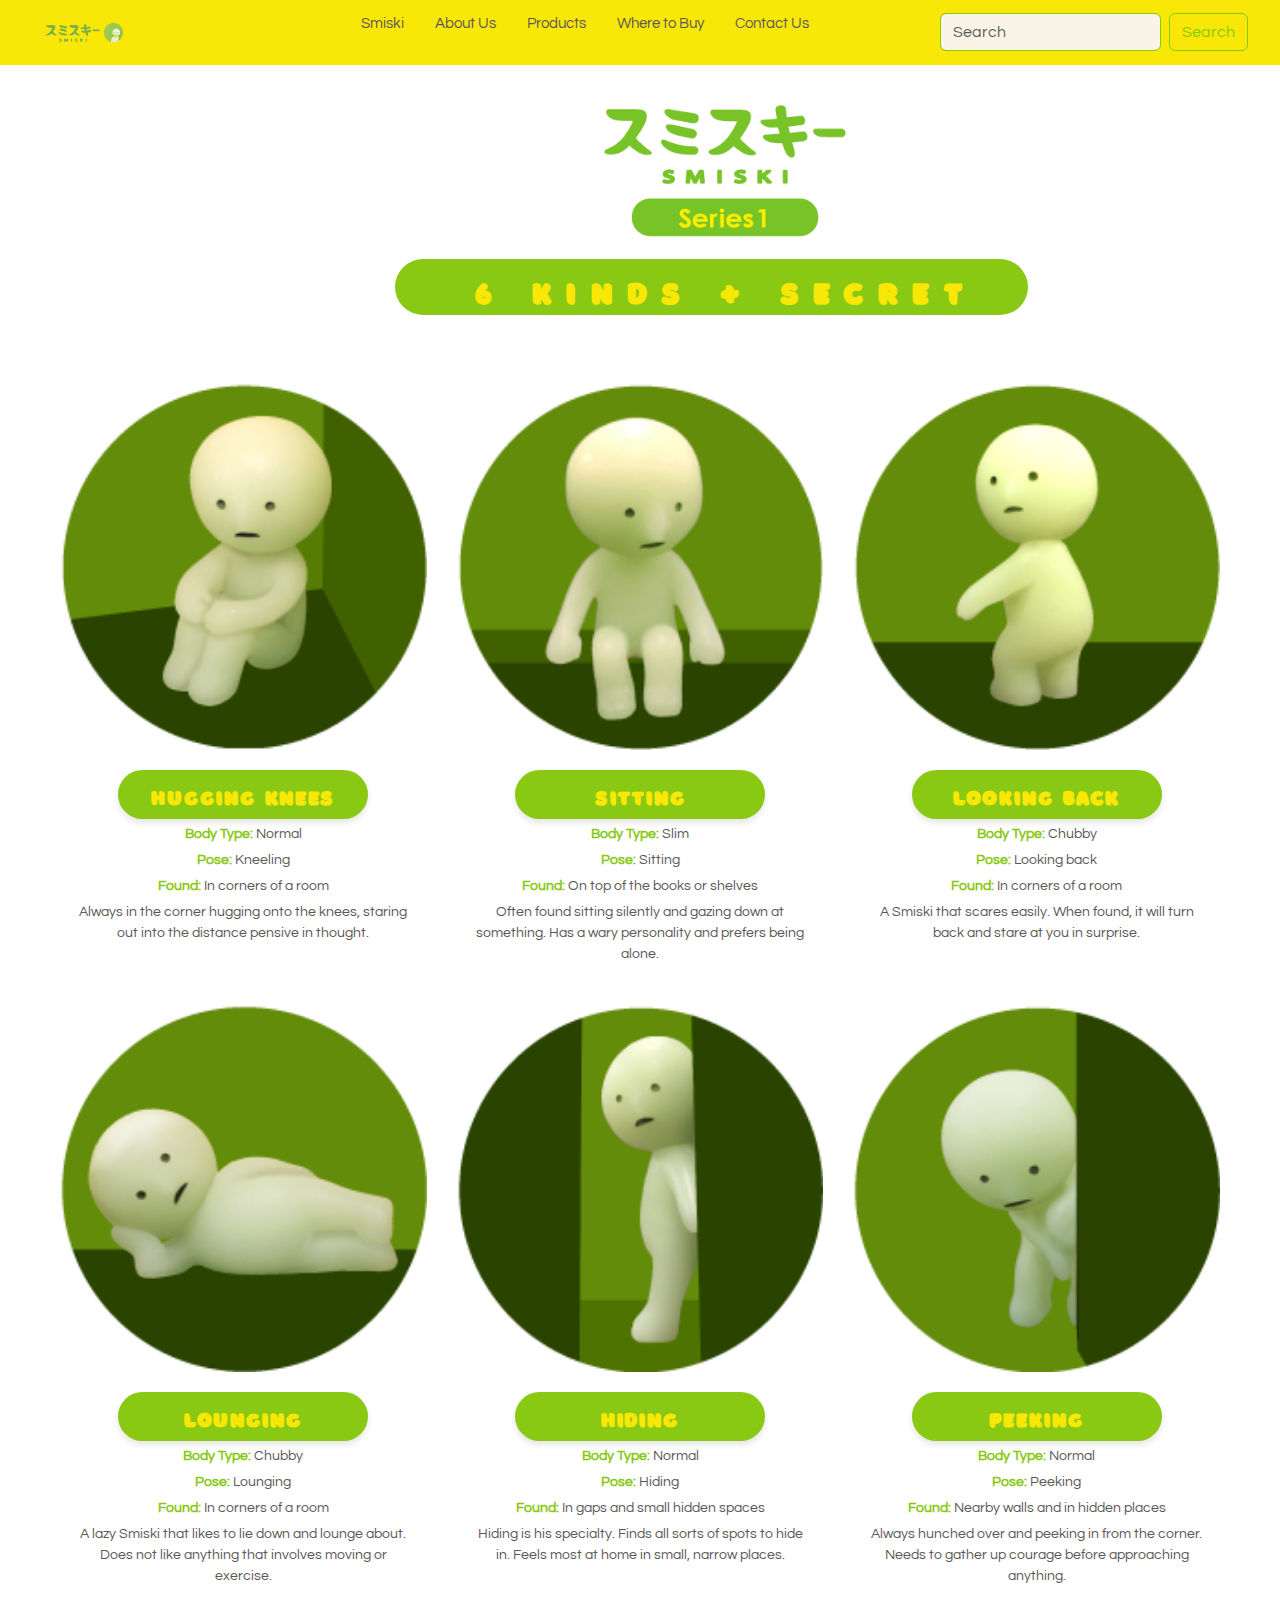
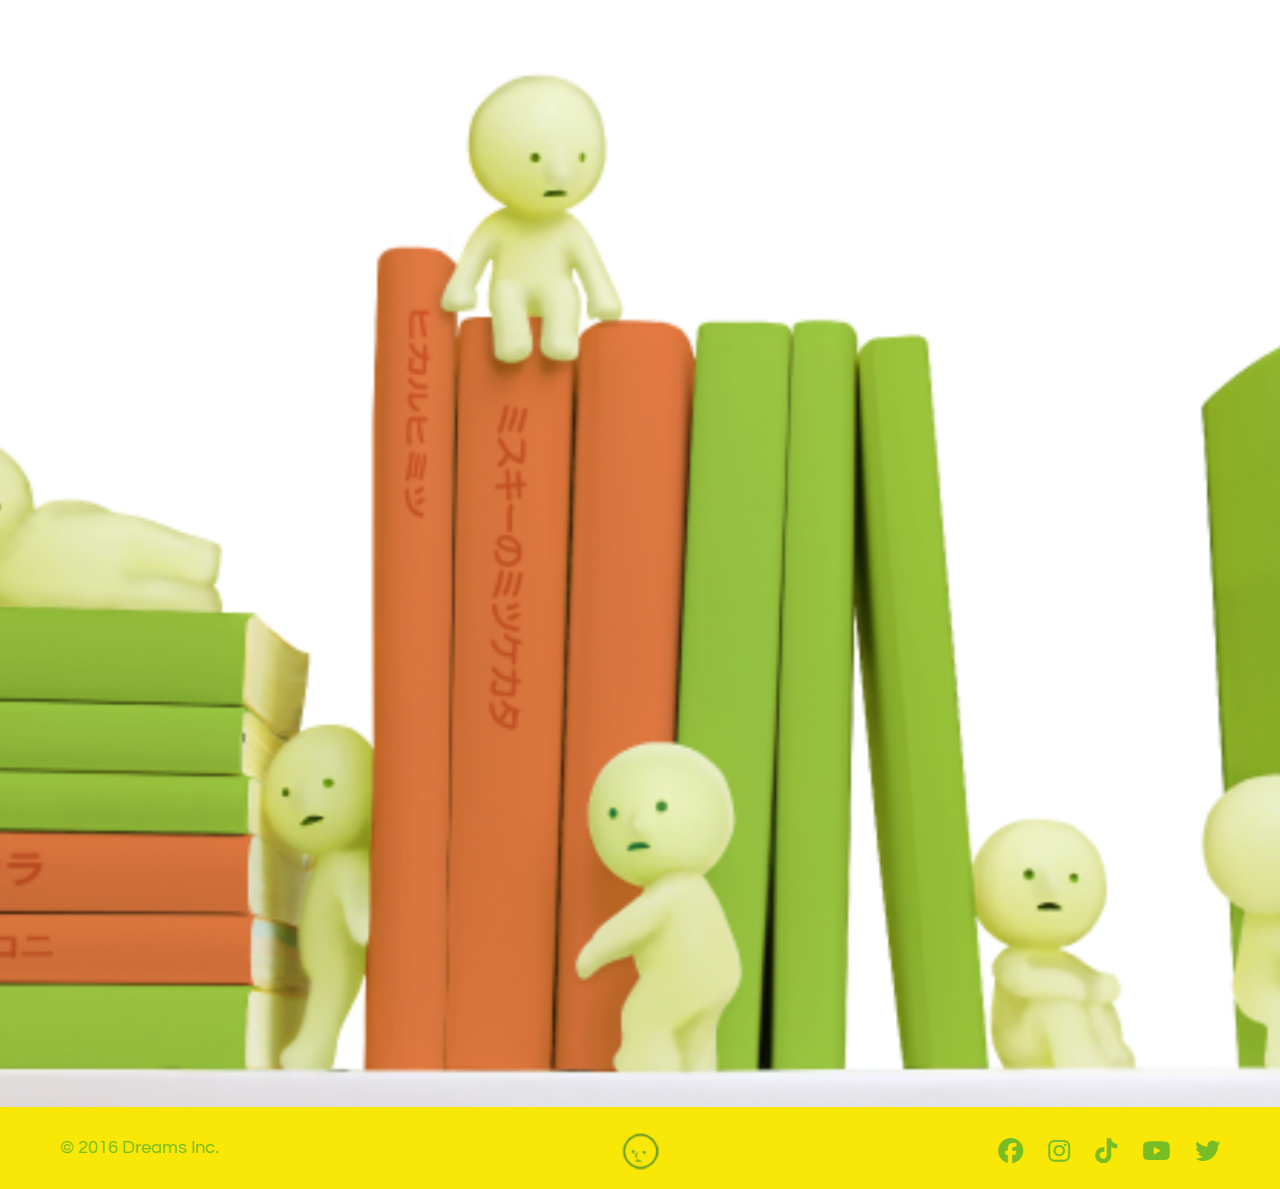
<file: pages/page5/index.html>
<!DOCTYPE html>
<html lang="en">
  <head>
    <meta charset="utf-8">
    <meta name="viewport" content="width=device-width, initial-scale=1">
    <title>Smiski Website</title>
    <link rel="icon" type="image/x-icon" href="assets/img/FaceLogo.png">

    <!-- BOOTSTRAP -->
    <link href="https://cdn.jsdelivr.net/npm/bootstrap@5.3.3/dist/css/bootstrap.min.css" rel="stylesheet" integrity="sha384-QWTKZyjpPEjISv5WaRU9OFeRpok6YctnYmDr5pNlyT2bRjXh0JMhjY6hW+ALEwIH" crossorigin="anonymous">
    <!-- GOOGLE FONTS -->
    <link href="https://fonts.googleapis.com/css2?family=Questrial&family=DM+Serif+Display:ital@0;1&family=Fredoka+One&family=Play&display=swap" rel="stylesheet">
    <!-- FONT AWESOME -->
    <link rel="stylesheet" href="https://cdnjs.cloudflare.com/ajax/libs/font-awesome/6.5.0/css/all.min.css">
    <!-- CUSTOM CSS -->
    <link rel="stylesheet" href="assets/css/style.css">
  </head>
  <body>
    <nav class="navbar navbar-expand-lg navbar-custom">
      <div class="container-fluid">
        <a href="../../index.html" class="navbar-brand">
          <img src="assets/img/smiskilogo.png" alt="Smiski Logo">
        </a>
        <button class="navbar-toggler" type="button" data-bs-toggle="collapse" data-bs-target="#navbarNav" aria-controls="navbarNav" aria-expanded="false" aria-label="Toggle navigation">
          <span class="navbar-toggler-icon"></span>
        </button>
        <div class="collapse navbar-collapse" id="navbarNav">
          <ul class="navbar-nav">
            <li class="nav-item"><a class="nav-link active" aria-current="page" href="../../index.html">Smiski</a></li>
            <li class="nav-item"><a class="nav-link" href="../page1/index.html">About Us</a></li>
            <li class="nav-item dropdown">
              <a class="nav-link" href="../page2/index.html" id="productsMainLink">Products</a>
              <a class="nav-link dropdown-toggle" href="#" id="productsDropdown" role="button" data-bs-toggle="dropdown" aria-expanded="false"></a>
              <ul class="dropdown-menu" aria-labelledby="productsDropdown">
                <!-- Dropdown items -->
                <ul class="dropdown-menu" aria-labelledby="productsDropdown">
                  <li><a class="dropdown-item" href="../page5/index.html">Series 1</a></li>
                  <li><a class="dropdown-item" href="../page6/index.html">Series 2</a></li>
                  <li><a class="dropdown-item" href="../page7/index.html">Series 3</a></li>
                  <li><a class="dropdown-item" href="../page8/index.html">Series 4</a></li>
              </ul>
              </li>
              </ul>
            </li>
            <li class="nav-item"><a class="nav-link" href="../page3/index.html">Where to Buy</a></li>
            <li class="nav-item"><a class="nav-link" href="../page4/index.html">Contact Us</a></li>
          </ul>
          <form class="d-flex ms-auto">
            <input class="form-control me-2 search-input" type="search" placeholder="Search" aria-label="Search">
            <button class="btn btn-outline-dark search-btn" type="submit">Search</button>
          </form>
        </div>
      </div>
    </nav>

    <!-- HERO SECTION -->
    <div class="hero">
        <div class="logo-smiski">
            <img src="../page5/assets/img/Series 1 Page/Series1Logo.png" alt="Hero Logo">
            <h1>6 KINDS + SECRET</h1>
        </div>
    </div>

    <div class="series-container">
      <!-- Hugging Knees -->
      <div class="series-item">
          <img src="../page5/assets/img/Series 1 Page/Series1-Knees.png" alt="Hugging Knees" class="series-image">
          <h3 class="series-title">Hugging Knees</h3>
          <div class="series-details">
              <p><strong>Body Type:</strong> Normal</p>
              <p><strong>Pose:</strong> Kneeling</p>
              <p><strong>Found:</strong> In corners of a room</p>
              <p>Always in the corner hugging onto the knees, staring out into the distance pensive in thought.</p>
          </div>
      </div>
      
      <!-- Sitting -->
      <div class="series-item">
          <img src="../page5/assets/img/Series 1 Page/Series1-Sitting.png" alt="Sitting" class="series-image">
          <h3 class="series-title">Sitting</h3>
          <div class="series-details">
              <p><strong>Body Type:</strong> Slim</p>
              <p><strong>Pose:</strong> Sitting</p>
              <p><strong>Found:</strong> On top of  the books or shelves</p>
              <p>Often found sitting silently and gazing down at something. Has a wary personality and prefers being alone.</p>
          </div>
      </div>

      <!-- Looking Back -->
      <div class="series-item">
          <img src="../page5/assets/img/Series 1 Page/Series1-Looking.png" alt="Looking Back" class="series-image">
          <h3 class="series-title">Looking Back</h3>
          <div class="series-details">
              <p><strong>Body Type:</strong> Chubby</p>
              <p><strong>Pose:</strong> Looking back</p>
              <p><strong>Found:</strong> In corners of a room</p>
              <p>A Smiski that scares easily. When found, it will turn back and stare at you in surprise.</p>
          </div>
      </div>

      <!-- Lounging -->
      <div class="series-item">
          <img src="../page5/assets/img/Series 1 Page/Series1-Lounging.png" alt="Lounging" class="series-image">
          <h3 class="series-title">Lounging</h3>
          <div class="series-details">
              <p><strong>Body Type:</strong> Chubby</p>
              <p><strong>Pose:</strong> Lounging</p>
              <p><strong>Found:</strong> In corners of a room</p>
              <p>A lazy Smiski that likes to lie down and lounge about. Does not like anything that involves moving or exercise.</p>
          </div>
      </div>

      <!-- Hiding -->
      <div class="series-item">
          <img src="../page5/assets/img/Series 1 Page/Series1-Hiding.png" alt="Hiding" class="series-image">
          <h3 class="series-title">Hiding</h3>
          <div class="series-details">
              <p><strong>Body Type:</strong> Normal</p>
              <p><strong>Pose:</strong> Hiding</p>
              <p><strong>Found:</strong> In gaps and small hidden spaces</p>
              <p>Hiding is his specialty. Finds all sorts of spots to hide in. Feels most at home in small, narrow places.</p>
          </div>
      </div>

      <!-- Peeking -->
      <div class="series-item">
          <img src="../page5/assets/img/Series 1 Page/Series1-Peeking.png" alt="Peeking" class="series-image">
          <h3 class="series-title">Peeking</h3>
          <div class="series-details">
              <p><strong>Body Type:</strong> Normal</p>
              <p><strong>Pose:</strong> Peeking</p>
              <p><strong>Found:</strong> Nearby walls and in hidden places</p>
              <p>Always hunched over and peeking in from the corner. Needs to gather up courage before approaching anything.</p>
          </div>
      </div>
  </div>


  <div class="end">
    
  </div>
    <!-- FOOTER -->
    <footer class="footer">
        <h1>© 2016 Dreams Inc.</h1>
        <div class="logo">
            <img src="../page5/assets/img/FaceLogo.png" alt="Logo" class="footer-logo">
        </div>
        <div class="social-icons">
          <a href="https://www.facebook.com/smiski.ph" class="social-link"><i class="fa-brands fa-facebook"></i></a>
          <a href="https://www.instagram.com/smiski_ph/" class="social-link"><i class="fa-brands fa-instagram"></i></a>
          <a href="https://www.tiktok.com/@smiski_ph" class="social-link"><i class="fa-brands fa-tiktok"></i></a>
          <a href="https://www.youtube.com/@officialsmiski9752" class="social-link"><i class="fa-brands fa-youtube"></i></a>
          <a href="https://x.com/i/flow/login?redirect_after_login=%2Fsmiski_usa_" class="social-link"><i class="fa-brands fa-twitter"></i></a>
      </div>  
    </footer>

    <!-- BOOTSTRAP SCRIPTS -->
    <script src="https://cdn.jsdelivr.net/npm/@popperjs/core@2.11.8/dist/umd/popper.min.js" integrity="sha384-z3skD3GvPHIEXhZdK2kI5uaNJc4LRSkDi3bBgP+wh3jvFzTfjpb7fuLr7x3z/+4+" crossorigin="anonymous"></script>
    <script src="https://cdn.jsdelivr.net/npm/bootstrap@5.3.3/dist/js/bootstrap.min.js" integrity="sha384-qQ44UB8n5dQ+2ldgiD7p/sMB+dRgnE44h/W6D3hrHt0I6VLYBJJVuVg+7Bu4RdEk" crossorigin="anonymous"></script>
    <script src="https://cdn.jsdelivr.net/npm/bootstrap@5.3.0-alpha1/dist/js/bootstrap.bundle.min.js"></script>

    <script>
        document.getElementById('productsDropdown').addEventListener('click', function (e) {
            if (this.getAttribute('aria-expanded') === 'false') {
                e.preventDefault();
            }
        });
    </script>
</body>
</html>
</file>
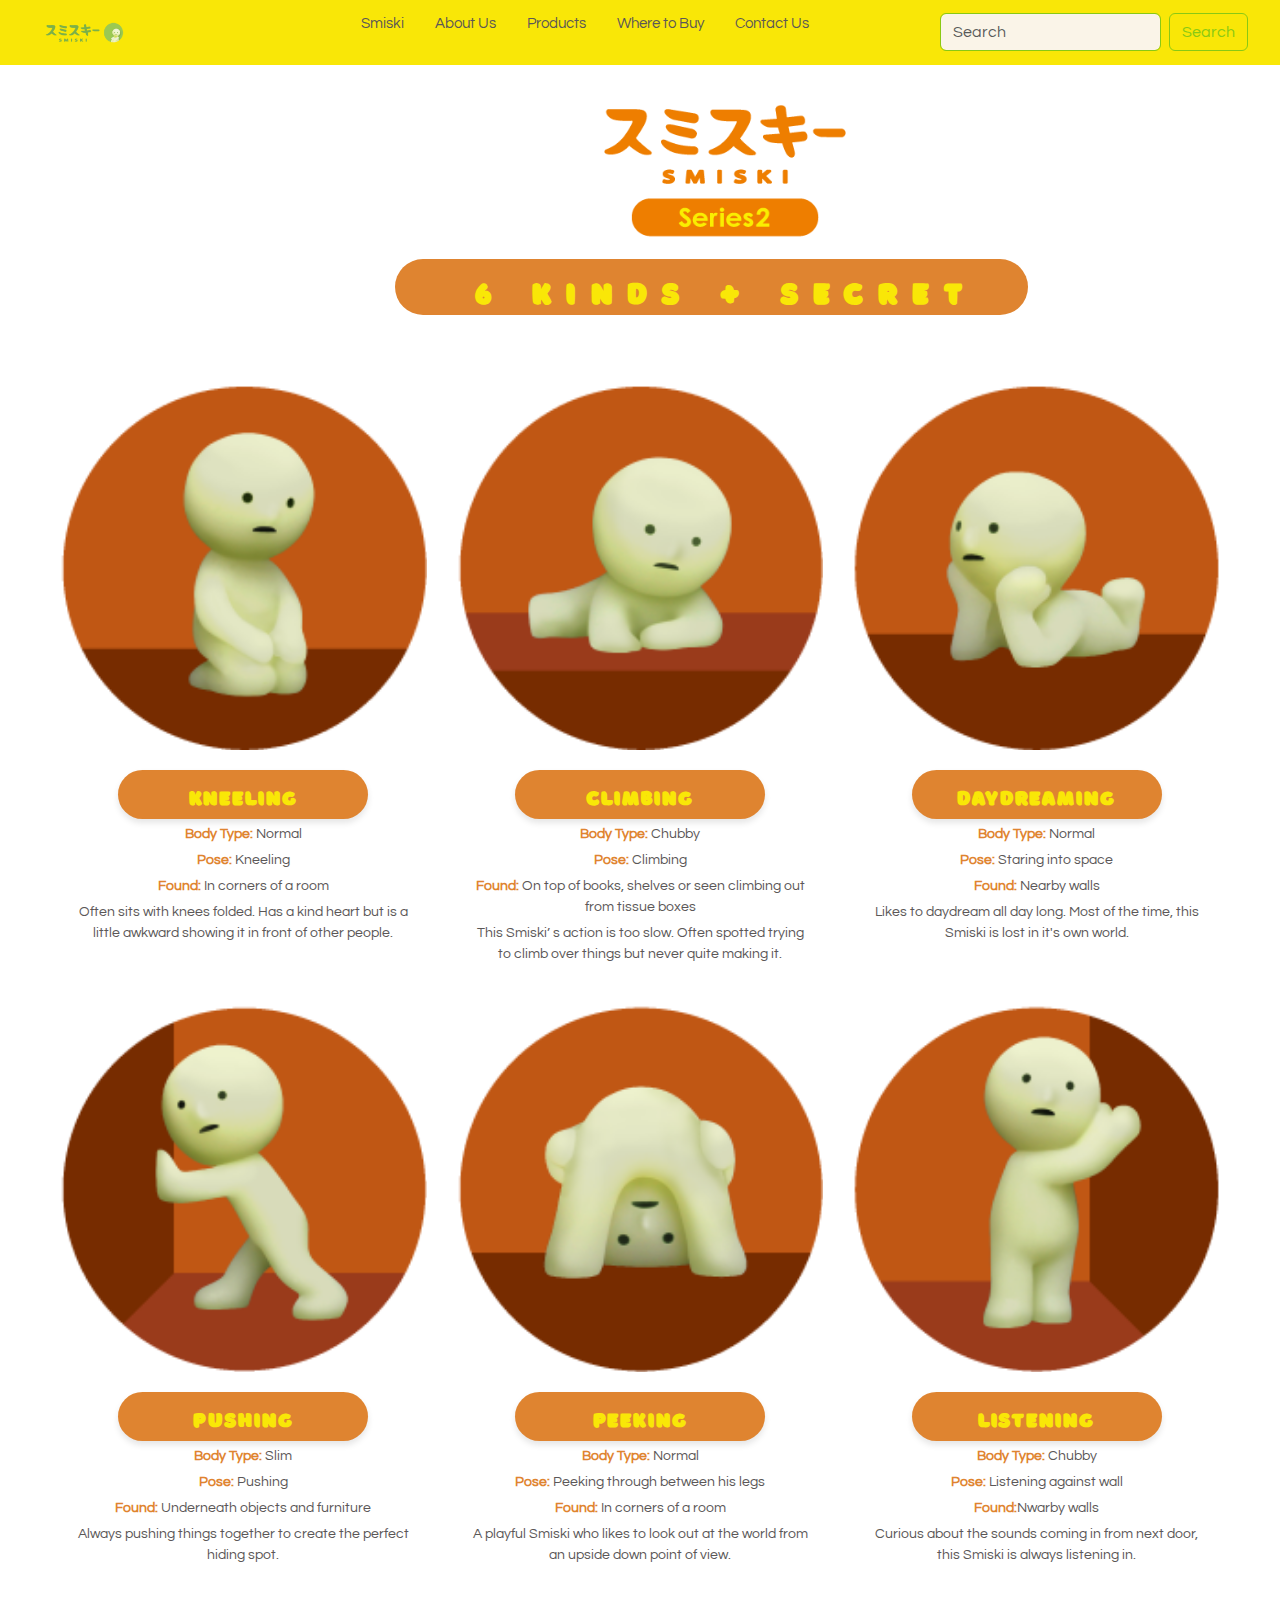
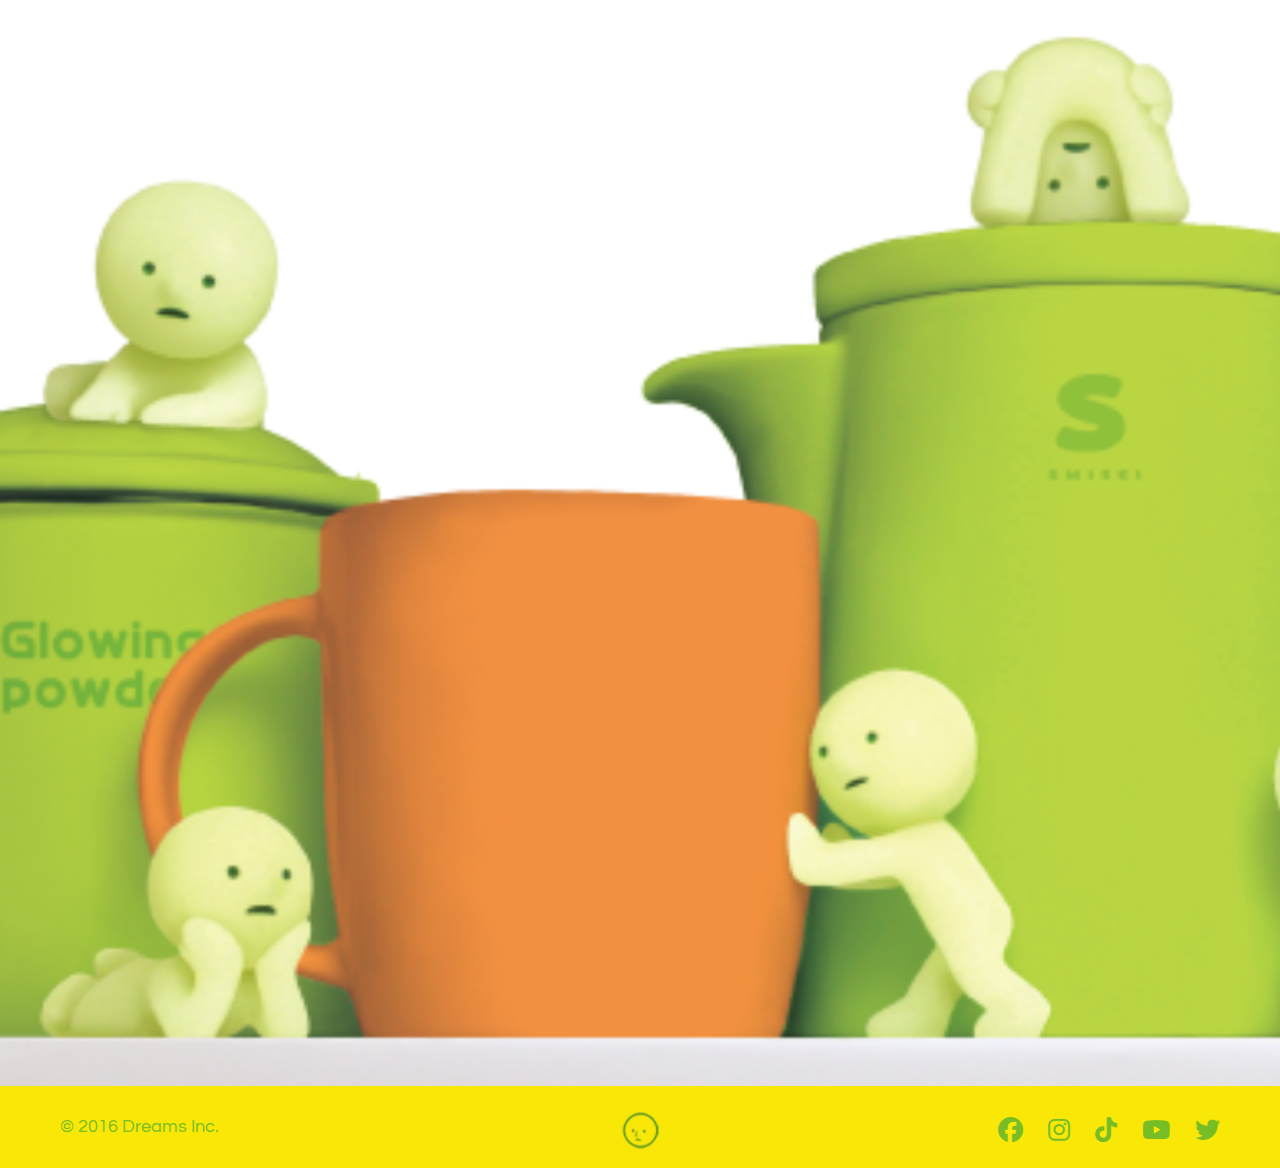
<file: pages/page6/index.html>
<!DOCTYPE html>
<html lang="en">
  <head>
    <meta charset="utf-8">
    <meta name="viewport" content="width=device-width, initial-scale=1">
    <title>Smiski Website</title>
    <link rel="icon" type="image/x-icon" href="assets/img/FaceLogo.png">

    <!-- BOOTSTRAP -->
    <link href="https://cdn.jsdelivr.net/npm/bootstrap@5.3.3/dist/css/bootstrap.min.css" rel="stylesheet" integrity="sha384-QWTKZyjpPEjISv5WaRU9OFeRpok6YctnYmDr5pNlyT2bRjXh0JMhjY6hW+ALEwIH" crossorigin="anonymous">
    <!-- GOOGLE FONTS -->
    <link href="https://fonts.googleapis.com/css2?family=Questrial&family=DM+Serif+Display:ital@0;1&family=Fredoka+One&family=Play&display=swap" rel="stylesheet">
    <!-- FONT AWESOME -->
    <link rel="stylesheet" href="https://cdnjs.cloudflare.com/ajax/libs/font-awesome/6.5.0/css/all.min.css">
    <!-- CUSTOM CSS -->
    <link rel="stylesheet" href="assets/css/style.css">
  </head>
  <body>
    <nav class="navbar navbar-expand-lg navbar-custom">
      <div class="container-fluid">
        <a href="../../index.html" class="navbar-brand">
          <img src="assets/img/smiskilogo.png" alt="Smiski Logo">
        </a>
        <button class="navbar-toggler" type="button" data-bs-toggle="collapse" data-bs-target="#navbarNav" aria-controls="navbarNav" aria-expanded="false" aria-label="Toggle navigation">
          <span class="navbar-toggler-icon"></span>
        </button>
        <div class="collapse navbar-collapse" id="navbarNav">
          <ul class="navbar-nav">
            <li class="nav-item"><a class="nav-link active" aria-current="page" href="../../index.html">Smiski</a></li>
            <li class="nav-item"><a class="nav-link" href="../page1/index.html">About Us</a></li>
            <li class="nav-item dropdown">
              <a class="nav-link" href="../page2/index.html" id="productsMainLink">Products</a>
              <a class="nav-link dropdown-toggle" href="#" id="productsDropdown" role="button" data-bs-toggle="dropdown" aria-expanded="false"></a>
              <ul class="dropdown-menu" aria-labelledby="productsDropdown">
                <!-- Dropdown items -->
                <ul class="dropdown-menu" aria-labelledby="productsDropdown">
                  <li><a class="dropdown-item" href="../page5/index.html">Series 1</a></li>
                  <li><a class="dropdown-item" href="../page6/index.html">Series 2</a></li>
                  <li><a class="dropdown-item" href="../page7/index.html">Series 3</a></li>
                  <li><a class="dropdown-item" href="../page8/index.html">Series 4</a></li>
              </ul>
              </li>
              </ul>
            </li>
            <li class="nav-item"><a class="nav-link" href="../page3/index.html">Where to Buy</a></li>
            <li class="nav-item"><a class="nav-link" href="../page4/index.html">Contact Us</a></li>
          </ul>
          <form class="d-flex ms-auto">
            <input class="form-control me-2 search-input" type="search" placeholder="Search" aria-label="Search">
            <button class="btn btn-outline-dark search-btn" type="submit">Search</button>
          </form>
        </div>
      </div>
    </nav>

    <!-- HERO SECTION -->
    <div class="hero">
        <div class="logo-smiski">
            <img src="../page6/assets/img/Series 2 Page/Series2Logo.png" alt="Hero Logo">
            <h1>6 KINDS + SECRET</h1>
        </div>
    </div>

    <div class="series-container">
      <!-- Kneeling -->
      <div class="series-item">
          <img src="../page6/assets/img/Series 2 Page/Series2-Kneeling.png" alt="Hugging Knees" class="series-image">
          <h3 class="series-title">Kneeling</h3>
          <div class="series-details">
              <p><strong>Body Type:</strong> Normal</p>
              <p><strong>Pose:</strong> Kneeling</p>
              <p><strong>Found:</strong> In corners of a room</p>
              <p>Often sits with knees folded. Has a kind heart but is a little awkward showing it in front of other people.</p>
          </div>
      </div>
      
      <!-- Climbing -->
      <div class="series-item">
          <img src="../page6/assets/img/Series 2 Page/Series2-Climbing.png" alt="Sitting" class="series-image">
          <h3 class="series-title">Climbing</h3>
          <div class="series-details">
              <p><strong>Body Type:</strong> Chubby</p>
              <p><strong>Pose:</strong> Climbing</p>
              <p><strong>Found:</strong> On top of books, shelves or seen climbing out from tissue boxes</p>
              <p>This Smiski’ s action is too slow. Often spotted trying to climb over things but never quite making it.</p>
          </div>
      </div>

      <!-- Daydreaming -->
      <div class="series-item">
          <img src="../page6/assets/img/Series 2 Page/Series2-Daydreaminng.png" alt="Looking Back" class="series-image">
          <h3 class="series-title">Daydreaming</h3>
          <div class="series-details">
              <p><strong>Body Type:</strong> Normal</p>
              <p><strong>Pose:</strong> Staring into space</p>
              <p><strong>Found:</strong> Nearby walls</p>
              <p>Likes to daydream all day long. Most of the time, this Smiski is lost in it's own world.</p>
          </div>
      </div>

      <!-- Pushing -->
      <div class="series-item">
          <img src="../page6/assets/img/Series 2 Page/Series2-Pushing.png" alt="Lounging" class="series-image">
          <h3 class="series-title">Pushing</h3>
          <div class="series-details">
              <p><strong>Body Type:</strong> Slim</p>
              <p><strong>Pose:</strong> Pushing</p>
              <p><strong>Found:</strong> Underneath objects and furniture</p>
              <p>Always pushing things together to create the perfect hiding spot.</p>
          </div>
      </div>

      <!-- Peeking -->
      <div class="series-item">
          <img src="../page6/assets/img/Series 2 Page/Series2-Peeking.png" alt="Hiding" class="series-image">
          <h3 class="series-title">Peeking</h3>
          <div class="series-details">
              <p><strong>Body Type:</strong> Normal</p>
              <p><strong>Pose:</strong> Peeking through between his legs</p>
              <p><strong>Found:</strong> In corners of a room</p>
              <p>A playful Smiski who likes to look out at the world from an upside down point of view.</p>
          </div>
      </div>

      <!-- Listening -->
      <div class="series-item">
          <img src="../page6/assets/img/Series 2 Page/Series2-Listening.png" alt="Peeking" class="series-image">
          <h3 class="series-title">Listening</h3>
          <div class="series-details">
              <p><strong>Body Type:</strong> Chubby</p>
              <p><strong>Pose:</strong> Listening against wall</p>
              <p><strong>Found:</strong>Nwarby walls</p>
              <p>Curious about the sounds coming in from next door, this Smiski is always listening in.</p>
          </div>
      </div>
  </div>


  <div class="end">
    
  </div>
    <!-- FOOTER -->
    <footer class="footer">
        <h1>© 2016 Dreams Inc.</h1>
        <div class="logo">
            <img src="../page6/assets/img/FaceLogo.png" alt="Logo" class="footer-logo">
        </div>
        <div class="social-icons">
          <a href="https://www.facebook.com/smiski.ph" class="social-link"><i class="fa-brands fa-facebook"></i></a>
          <a href="https://www.instagram.com/smiski_ph/" class="social-link"><i class="fa-brands fa-instagram"></i></a>
          <a href="https://www.tiktok.com/@smiski_ph" class="social-link"><i class="fa-brands fa-tiktok"></i></a>
          <a href="https://www.youtube.com/@officialsmiski9752" class="social-link"><i class="fa-brands fa-youtube"></i></a>
          <a href="https://x.com/i/flow/login?redirect_after_login=%2Fsmiski_usa_" class="social-link"><i class="fa-brands fa-twitter"></i></a>
      </div>  
    </footer>

    <!-- BOOTSTRAP SCRIPTS -->
    <script src="https://cdn.jsdelivr.net/npm/@popperjs/core@2.11.8/dist/umd/popper.min.js" integrity="sha384-z3skD3GvPHIEXhZdK2kI5uaNJc4LRSkDi3bBgP+wh3jvFzTfjpb7fuLr7x3z/+4+" crossorigin="anonymous"></script>
    <script src="https://cdn.jsdelivr.net/npm/bootstrap@5.3.3/dist/js/bootstrap.min.js" integrity="sha384-qQ44UB8n5dQ+2ldgiD7p/sMB+dRgnE44h/W6D3hrHt0I6VLYBJJVuVg+7Bu4RdEk" crossorigin="anonymous"></script>
    <script src="https://cdn.jsdelivr.net/npm/bootstrap@5.3.0-alpha1/dist/js/bootstrap.bundle.min.js"></script>

    <script>
        document.getElementById('productsDropdown').addEventListener('click', function (e) {
            if (this.getAttribute('aria-expanded') === 'false') {
                e.preventDefault();
            }
        });
    </script>
</body>
</html>
</file>
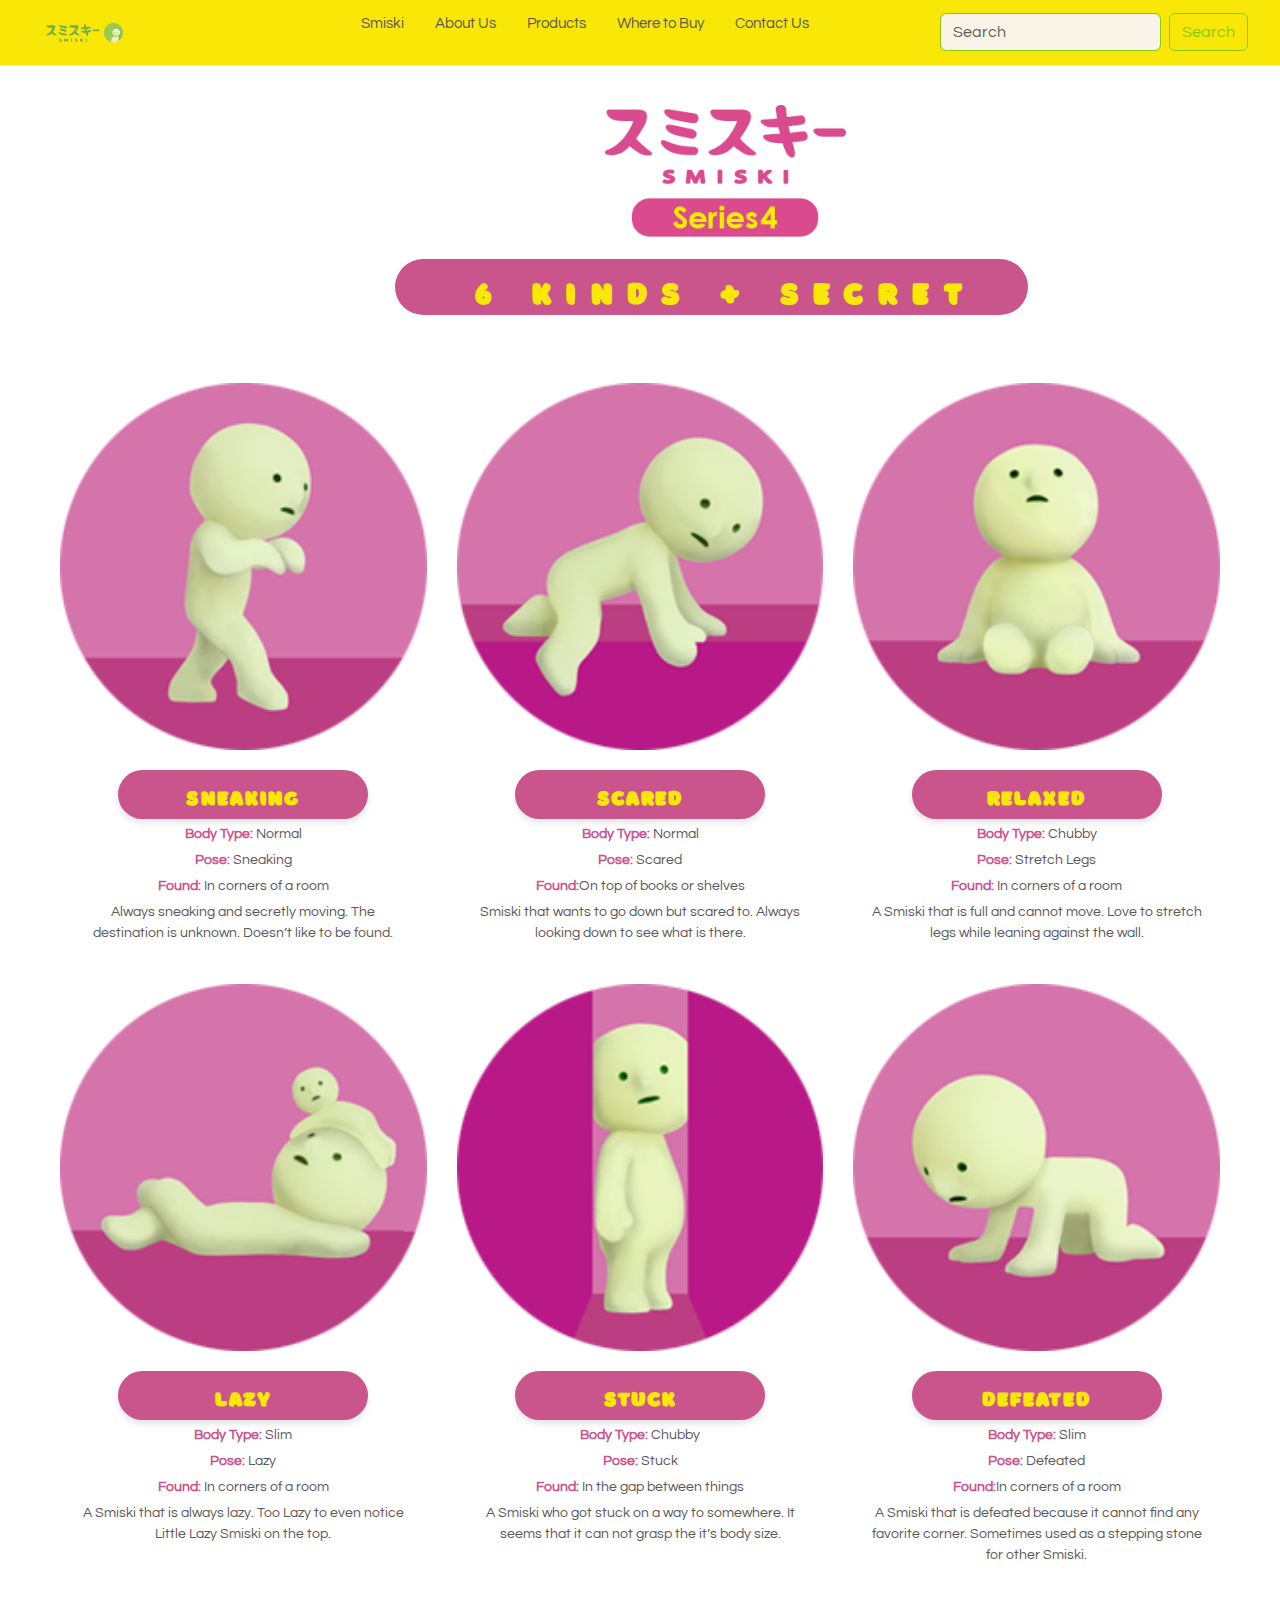
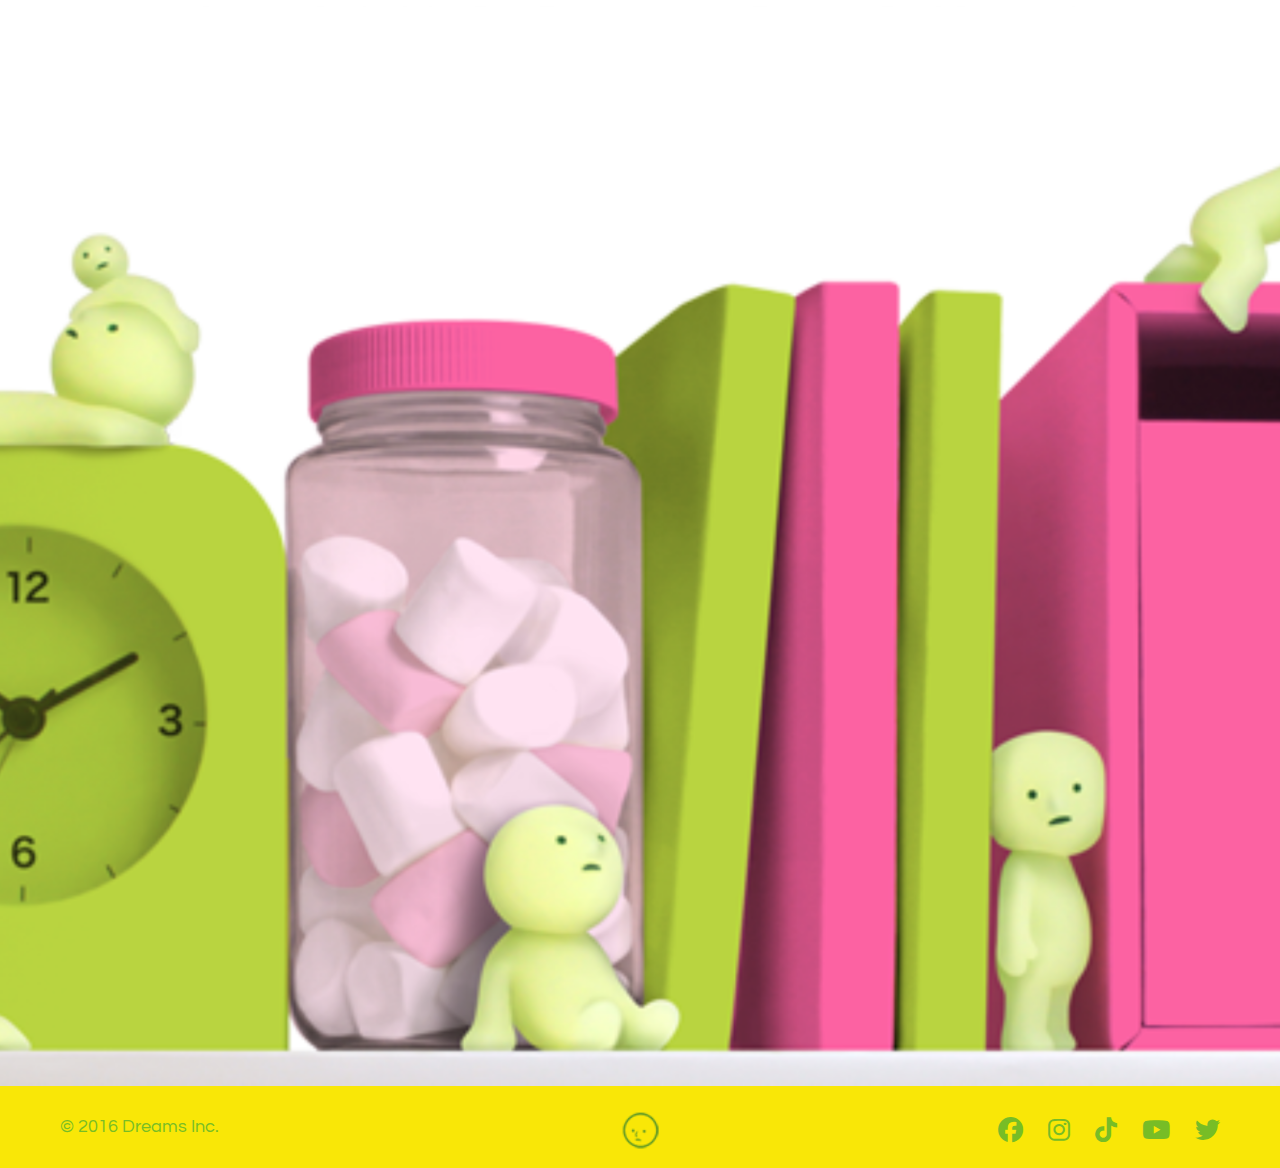
<file: pages/page8/index.html>
<!DOCTYPE html>
<html lang="en">
  <head>
    <meta charset="utf-8">
    <meta name="viewport" content="width=device-width, initial-scale=1">
    <title>Smiski Website</title>
    <link rel="icon" type="image/x-icon" href="assets/img/FaceLogo.png">

    <!-- BOOTSTRAP -->
    <link href="https://cdn.jsdelivr.net/npm/bootstrap@5.3.3/dist/css/bootstrap.min.css" rel="stylesheet" integrity="sha384-QWTKZyjpPEjISv5WaRU9OFeRpok6YctnYmDr5pNlyT2bRjXh0JMhjY6hW+ALEwIH" crossorigin="anonymous">
    <!-- GOOGLE FONTS -->
    <link href="https://fonts.googleapis.com/css2?family=Questrial&family=DM+Serif+Display:ital@0;1&family=Fredoka+One&family=Play&display=swap" rel="stylesheet">
    <!-- FONT AWESOME -->
    <link rel="stylesheet" href="https://cdnjs.cloudflare.com/ajax/libs/font-awesome/6.5.0/css/all.min.css">
    <!-- CUSTOM CSS -->
    <link rel="stylesheet" href="assets/css/style.css">
  </head>
  <body>
    <nav class="navbar navbar-expand-lg navbar-custom">
      <div class="container-fluid">
        <a href="../../index.html" class="navbar-brand">
          <img src="assets/img/smiskilogo.png" alt="Smiski Logo">
        </a>
        <button class="navbar-toggler" type="button" data-bs-toggle="collapse" data-bs-target="#navbarNav" aria-controls="navbarNav" aria-expanded="false" aria-label="Toggle navigation">
          <span class="navbar-toggler-icon"></span>
        </button>
        <div class="collapse navbar-collapse" id="navbarNav">
          <ul class="navbar-nav">
            <li class="nav-item"><a class="nav-link active" aria-current="page" href="../../index.html">Smiski</a></li>
            <li class="nav-item"><a class="nav-link" href="../page1/index.html">About Us</a></li>
            <li class="nav-item dropdown">
              <a class="nav-link" href="../page2/index.html" id="productsMainLink">Products</a>
              <a class="nav-link dropdown-toggle" href="#" id="productsDropdown" role="button" data-bs-toggle="dropdown" aria-expanded="false"></a>
              <ul class="dropdown-menu" aria-labelledby="productsDropdown">
                <!-- Dropdown items -->
                <ul class="dropdown-menu" aria-labelledby="productsDropdown">
                  <li><a class="dropdown-item" href="../page5/index.html">Series 1</a></li>
                  <li><a class="dropdown-item" href="../page6/index.html">Series 2</a></li>
                  <li><a class="dropdown-item" href="../page7/index.html">Series 3</a></li>
                  <li><a class="dropdown-item" href="../page8/index.html">Series 4</a></li>
              </ul>
              </li>
              </ul>
            </li>
            <li class="nav-item"><a class="nav-link" href="../page3/index.html">Where to Buy</a></li>
            <li class="nav-item"><a class="nav-link" href="../page4/index.html">Contact Us</a></li>
          </ul>
          <form class="d-flex ms-auto">
            <input class="form-control me-2 search-input" type="search" placeholder="Search" aria-label="Search">
            <button class="btn btn-outline-dark search-btn" type="submit">Search</button>
          </form>
        </div>
      </div>
    </nav>

    <!-- HERO SECTION -->
    <div class="hero">
        <div class="logo-smiski">
            <img src="../page8/assets/img/Series 4 Page/Series4Logo.png" alt="Hero Logo">
            <h1>6 KINDS + SECRET</h1>
        </div>
    </div>

    <div class="series-container">
      <!-- Sneaking -->
      <div class="series-item">
          <img src="../page8/assets/img/Series 4 Page/Series4-Sneaking.png" alt="Hugging Knees" class="series-image">
          <h3 class="series-title">Sneaking</h3>
          <div class="series-details">
              <p><strong>Body Type:</strong> Normal</p>
              <p><strong>Pose:</strong> Sneaking</p>
              <p><strong>Found:</strong> In corners of a room</p>
              <p>Always sneaking and secretly moving. The destination is unknown. Doesn’t like to be found.</p>
          </div>
      </div>
      
      <!-- Scared -->
      <div class="series-item">
          <img src="../page8/assets/img/Series 4 Page/Series4-Scared.png" alt="Sitting" class="series-image">
          <h3 class="series-title">Scared</h3>
          <div class="series-details">
              <p><strong>Body Type:</strong> Normal</p>
              <p><strong>Pose:</strong> Scared</p>
              <p><strong>Found:</strong>On top of books or shelves</p>
              <p>Smiski that wants to go down but scared to. Always looking down to see what is there.</p>
          </div>
      </div>

      <!-- Relaxed -->
      <div class="series-item">
          <img src="../page8/assets/img/Series 4 Page/Series4-Relaxing.png" alt="Looking Back" class="series-image">
          <h3 class="series-title">Relaxed</h3>
          <div class="series-details">
              <p><strong>Body Type:</strong> Chubby</p>
              <p><strong>Pose:</strong> Stretch Legs</p>
              <p><strong>Found:</strong> In corners of a room</p>
              <p>A Smiski that is full and cannot move. Love to stretch legs while leaning against the wall.</p>
          </div>
      </div>

      <!-- Lazy -->
      <div class="series-item">
          <img src="../page8/assets/img/Series 4 Page/Series4-Lazy.png" alt="Lounging" class="series-image">
          <h3 class="series-title">Lazy</h3>
          <div class="series-details">
              <p><strong>Body Type:</strong> Slim</p>
              <p><strong>Pose:</strong> Lazy</p>
              <p><strong>Found:</strong> In corners of a room</p>
              <p>A Smiski that is always lazy. Too Lazy to even notice Little Lazy Smiski on the top.</p>
          </div>
      </div>

      <!-- Stuck -->
      <div class="series-item">
          <img src="../page8/assets/img/Series 4 Page/Series4-Stuck.png" alt="Hiding" class="series-image">
          <h3 class="series-title">Stuck</h3>
          <div class="series-details">
              <p><strong>Body Type:</strong> Chubby</p>
              <p><strong>Pose:</strong> Stuck</p>
              <p><strong>Found:</strong> In the gap between things</p>
              <p>A Smiski who got stuck on a way to somewhere. It seems that it can not grasp the it’s body size.</p>
          </div>
      </div>

      <!-- Defeated -->
      <div class="series-item">
          <img src="../page8/assets/img/Series 4 Page/Series4-Defeated.png" alt="Peeking" class="series-image">
          <h3 class="series-title">Defeated</h3>
          <div class="series-details">
              <p><strong>Body Type:</strong> Slim</p>
              <p><strong>Pose:</strong> Defeated</p>
              <p><strong>Found:</strong>In corners of a room</p>
              <p>A Smiski that is defeated because it cannot find any favorite corner. Sometimes used as a stepping stone for other Smiski.</p>
          </div>
      </div>
  </div>


  <div class="end">
    
  </div>
    <!-- FOOTER -->
    <footer class="footer">
        <h1>© 2016 Dreams Inc.</h1>
        <div class="logo">
            <img src="../page5/assets/img/FaceLogo.png" alt="Logo" class="footer-logo">
        </div>
        <div class="social-icons">
          <a href="https://www.facebook.com/smiski.ph" class="social-link"><i class="fa-brands fa-facebook"></i></a>
          <a href="https://www.instagram.com/smiski_ph/" class="social-link"><i class="fa-brands fa-instagram"></i></a>
          <a href="https://www.tiktok.com/@smiski_ph" class="social-link"><i class="fa-brands fa-tiktok"></i></a>
          <a href="https://www.youtube.com/@officialsmiski9752" class="social-link"><i class="fa-brands fa-youtube"></i></a>
          <a href="https://x.com/i/flow/login?redirect_after_login=%2Fsmiski_usa_" class="social-link"><i class="fa-brands fa-twitter"></i></a>
      </div>  
    </footer>

    <!-- BOOTSTRAP SCRIPTS -->
    <script src="https://cdn.jsdelivr.net/npm/@popperjs/core@2.11.8/dist/umd/popper.min.js" integrity="sha384-z3skD3GvPHIEXhZdK2kI5uaNJc4LRSkDi3bBgP+wh3jvFzTfjpb7fuLr7x3z/+4+" crossorigin="anonymous"></script>
    <script src="https://cdn.jsdelivr.net/npm/bootstrap@5.3.3/dist/js/bootstrap.min.js" integrity="sha384-qQ44UB8n5dQ+2ldgiD7p/sMB+dRgnE44h/W6D3hrHt0I6VLYBJJVuVg+7Bu4RdEk" crossorigin="anonymous"></script>
    <script src="https://cdn.jsdelivr.net/npm/bootstrap@5.3.0-alpha1/dist/js/bootstrap.bundle.min.js"></script>

    <script>
        document.getElementById('productsDropdown').addEventListener('click', function (e) {
            if (this.getAttribute('aria-expanded') === 'false') {
                e.preventDefault();
            }
        });
    </script>
</body>
</html>
</file>
<file: assets/css/style.css>
@font-face {
    font-family: 'smiski';
    src: url('../fonts/boorsok.ttf');
}


/* NAVBAR */
.navbar {
    position: fixed;
    z-index: 1000;
    width: 100%;
}

.navbar-custom {
    background-color:#F9E707;
    padding-top: 15px;
    padding-bottom: 15px;
}

.navbar-custom .navbar-brand,
.navbar-custom .nav-link {
    color: #5b5757;
    font-size: 15px;
    font-family: "Questrial", sans-serif;
}

.navbar-custom .navbar-brand,
.navbar-custom .nav-link:hover {
    color: #89C914;
}

.navbar-custom .navbar-brand {
    margin-left: 30px;
}

.navbar-brand img {
    margin-right: 30%;
    margin-left: 3%;
    width: 140px;
    display: flex;
    align-items: center;
}

.navbar-custom .navbar-nav {
    margin-left: 430px;
}

.nav-link {
    margin-left: 20px;
}

.navbar-custom .nav-link.active {
    color: #5b5757;
}

.dropdown .dropdown-toggle {
    background-color: transparent;
    border: none;
    color: #5b5757;
    font-size: 15px;
    font-family: "Questrial", sans-serif;
    transition: color 0.3s ease, transform 0.3s ease;
    box-shadow: none;
}

.dropdown .dropdown-toggle:hover {
    color: #89C914;
    transform: scale(1.1);
}

/* Dropdown Style */
.nav-item.dropdown {
    position: relative;
}

.dropdown-menu {
    display: none;
    position: absolute;
    top: 100%;
    left: 0;
    background-color: #F9E707;
    border: none;
    padding: 10px 0;
    box-shadow: 0px 4px 8px rgba(0, 0, 0, 0.1);
    z-index: 1000;
    width: 200px;
}

.dropdown-menu .dropdown-item {
    color: #5b5757;
    font-family: "Questrial", sans-serif;
    font-size: 15px;
    padding: 10px 20px;
    text-align: left;
    transition: background-color 0.3s ease, color 0.3s ease;
}

.dropdown-menu .dropdown-item:hover {
    background-color: #89C914;
    color: #fff;
}


.nav-item.dropdown:hover .dropdown-menu {
    display: block;
}


.nav-link#productsDropdown::after {
    display: none;
}

.search-input {
    border-color: #89C914;
    background-color: #FAF4E8;
    font-family: "Questrial", sans-serif;
}

.ms-auto {
    margin-right: 20px;
}

.search-input:focus {
    border-color: #89C914;
    box-shadow: none;
}

.search-btn {
    color: #89C914;
    border-color: #89C914;
    font-family: "Questrial", sans-serif;
}

.search-btn:hover {
    background-color: #89C914;
    color: white;
}
/* END OF NAVBAR */


/* HERO SECTION */
.hero {
    background-image: url('../img/LandingBackground.jpg');
    background-size: cover;
    background-position: top;
    background-repeat: no-repeat;
    vertical-align: middle;
    min-height: 100vh;
    position: relative;
}

.start-btn {
    margin-top: -185px;
    margin-right: 830px;
    color: #ffffff;
    font-family: 'smiski';
    letter-spacing: 6px;
    border-radius: 10rem;
    border-style: none;
    background: #77BD26;
    transition: all 0.3s;
    z-index: 2;
    font-size: 18px;
    padding-left: 18px;
    padding-top: 10px;
    justify-content: center;
    text-align:center;
}

.start-btn h1 {
    font-family: "smiski", sans-serif;
    letter-spacing: 12px;
    margin-bottom: 2px;


}

.start-btn:hover {
    background: #5AAE22;
    transform: scale(1.05);
}

.space {
    background-color: #77BD26;
    max-height: max-content;
    padding-bottom: 10px;
}

.space h1 {
    font-family: 'smiski';
    text-align: center;
    font-size: 70px;
    letter-spacing: 20px;
    color: #F9E707;
    padding-top: 30px;
}

.space h2 {
    font-family: 'smiski';
    text-align: center;
    font-size: 40px;
    letter-spacing: 8px;
    color: #F9E707;
    margin-top: -30px;
}

.space p {
    font-family: 'Questrial';
    text-align: center;
    font-size: 18px;
    color: #F9E707;
    line-height: 20px;
    margin-top: -10px;
    padding-bottom: 10px;
}

/* Carousel */
.carousel-item h5 {
    font-family: 'smiski';
    text-shadow: 0px 1px 3px rgba(0, 0, 0, 1);
    letter-spacing: 6px;
    font-size: 25px;
}

.carousel-item p {
    text-shadow: 0px 1px 3px rgba(0, 0, 0, 1);
    font-family: "Questrial";
}

/* VIDEO CONTAINER */
.video-container {
    background-image: url('../img/YellowBackground.jpg');
    display: flex;
    flex-direction: column;
    align-items: center;
    justify-content: center;
    min-height: 100vh;
}

.vframe {
    background-color: #77BD26;
    padding: 10px;
    border: 10px solid #77BD26;
    border-radius: 20px;
    display: inline;
}

.video-container iframe {
    display: block;
    width: 900px;
    height: 600px;
    border-radius: 10px;
}
/* Button container styling */

.btn2 {

    text-align: center; 

    margin-top: 50px; 

  }

  

  /* Styling the button */

  .about-btn {

    display: inline-block; 

    color: #ffffff; 

    padding: 5px 50px; 

    border-radius: 50px;

    border: none; 

    background: #77BD26; 

    transition: all 0.3s ease;

    position: relative; 

    text-decoration: none; 

    font-family: "smiski", sans-serif;

    font-size: 12px;

    letter-spacing: 15px; 

  }

  

  /* Button hover effect */

  .about-btn:hover {

    background: #5AAE22; 

    transform: scale(1.05); 

  }

  

  /* Styling the <h1> inside the button */

  .about-btn h1 {

    margin: 0; 

    padding: 0; 

    text-align: center;

    font-size: 24px;

    letter-spacing: 4px; 

    line-height: 1.5; 

    padding-top: 8px;

  }

/* FOOTER STYLES */
.footer {
    background: #F9E707;
    font-family: "Questrial", sans-serif;
    color: #77BD26;
    padding: 20px 0;
    position: relative;
}

.footer h1 {
    font-size: 18px;
    text-align: left;
    margin-left: 60px;
    padding-top: 80px;
}

.footer .logo {
    display: flex;
    justify-content: center;
    align-items: center;
    margin-top: -20px;
}

.footer .footer-logo {
    width: 40px;
    height: auto;
    margin-top: -25px;
}

.social-icons {
    display: flex;
    justify-content: right;
    gap: 25px;
    margin-top: 10px;
    margin-right: 60px;
}

.social-icons a {
    color: #77BD26;
    font-size: 25px;
    text-decoration: none;
    transition: color 0.3s ease;
    margin-top: -40px;
}

.social-icons a:hover {
    color: #5AAE22;
}
/* Button container styling */
.btn2 {
    text-align: center; 
    margin-top: 50px; 
  }
  
  /* Styling the button */
  .about-btn {
    display: inline-block; 
    color: #ffffff; 
    padding: 5px 50px;
    border-radius: 50px; 
    border: none; 
    background: #77BD26;
    transition: all 0.3s ease;
    position: relative; 
    text-decoration: none;
    font-family: "smiski", sans-serif;
    font-size: 12px;
    letter-spacing: 15px;
  }
  
  /* Button hover effect */
  .about-btn:hover {
    background: #5AAE22; 
    transform: scale(1.05);
  }
  
  /* Styling the <h1> inside the button */
  .about-btn h1 {
    margin: 0;
    padding: 0; 
    text-align: center;
    font-size: 24px;
    letter-spacing: 4px; 
    line-height: 1.5;
    padding-top: 8px;
  }

  /* END OF BUTTON *


  /* /MEDIA QUERY FOR NAVBAR/ */
  
  /* For extra small devices */
@media (max-width: 576px) {
    .navbar-brand img {
        width: 80px; 
    }

    .navbar-custom {
        padding-top: 5px;
        padding-bottom: 5px;
    }

    .navbar-custom .navbar-nav {
        margin-left: 0; 
        justify-content: center;
    }

    .nav-link {
        font-size: 12px;
        margin-left: 5px; 
    }

    .dropdown-menu {
        width: 100%;
        left: 0;
    }
}
/* NAVBAR IPAD PRO - PORTRAIT */
@media (max-width: 1024px) {
    .navbar-brand img {
        width: 80px;
    }

    .navbar-custom {
        padding-top: 5px;
        padding-bottom: 5px;
    }

    .navbar-custom .navbar-nav {
        margin-left: 0; 
        justify-content: center; 
    }
    .nav-link {
        font-size: 10px; 
        margin-left: 20px; 
        white-space: nowrap;
        text-overflow: ellipsis; 
        overflow: hidden;
    }

    .dropdown-menu {
        width: 100%;
        left: 0;
    }

    .start-btn{
        margin-top: -240px;
        margin-left: -310px;
        font-size: 14px; 
        padding: 8px 25px; 
    }
}




/* Responsive Design for Hero Section and Button */
@media (max-width: 768px) {
    .hero {
        background-position: top;
        min-height: 50vh; 
    }

    .start-btn {
        margin-top: -40px;
        margin-left: 410px;
        font-size: 14px; 
        padding: 8px 25px; 
    }

    .start-btn h1 {
        font-size: 14px;
        letter-spacing: 8px; 
    }
}

@media (max-width: 576px) {
    .hero {
        min-height: 40vh; 
        text-align: center; 
        background-size:cover;
        background-position: left top;

    }

    .start-btn {
        font-size: 8px;
        padding: 3px 10px; 
        margin-top: -80px;
        margin-right: 660px;
    }

    .start-btn h1 {
        font-size: 12px; 
        letter-spacing: 6px; 
    }
}

/* For smaller screens  */
@media (max-width: 768px) {
    .vframe {
        padding: 5px; 
        border-width: 5px; 
        border-radius: 15px; 
        display: block; 
        margin: 0 auto; 
    }

    .video-container iframe {
        width: 100%; 
        height: auto; 
        border-radius: 8px; 
    }
}

/* For extra small screens */
@media (max-width: 576px) {
    .vframe {
        padding: 2px; 
        border-width: 10px; 
        border-radius: 10px; 
    }

    .video-container iframe {
        width: 100%; 
        height: auto; 
        border-radius: 5px; 
    }
    .video-container {
        margin-top: -110px;
        max-height: 5cm;
    }
    .footer {
        padding: 10px;
    }
  
    .footer h1 {
        font-size: 16px;
        text-align: center;
        margin-left: -20px;
        padding-top: 5px;
    }
  
    .footer .logo {
        margin-top: 25px;
        margin-left: -20px;
    }
  
    .footer .footer-logo {
        width: 35px;
        margin-left: -20px;
    }
  
    .social-icons {
        justify-content: center;
        margin-top: 45px;
        margin-left: -20px;
    }
  
    .social-icons a {
        font-size: 20px;
    }
}


/* MEDIA QUERY FOR FOOTER */
/* Media Query for Smaller Screens */
@media screen and (max-width: 768px) {
    .footer {
        padding: 20px;
    }
  
    .footer h1 {
        font-size: 16px;
        text-align: center;
        margin-left: 0;
        padding-top: 10px;
    }
  
    .footer .logo {
        margin-top: 10px;
    }
  
    .footer .footer-logo {
        width: 35px;
    }
  
    .social-icons {
        justify-content: center;
        margin-top: 15px;
        margin-right: 0;
    }
  
    .social-icons a {
        font-size: 20px;
    }
  }
  
  /* Media Query for Extra Small Screens */
  @media screen and (max-width: 480px) {
    .footer h1 {
        font-size: 14px;
        margin-left: 0;
        padding-top: 20px; 
        margin-bottom: 15px;
    }
  
    .footer .logo {
        margin-top: 20px; 
    }
  
    .footer .footer-logo {
        width: 95px;
        padding: 30px;
    }
  
    .social-icons {
        flex-direction: row-reverse;
        gap: 15px;
        margin-top: 40px;
    }
  
    .social-icons a {
        font-size: 18px;
    }
  }
 

/* iPad Pro - Landscape */
@media screen and (max-width: 1366px) {
    .navbar-brand img {
        width: 80px; 
    }

    .navbar-custom {
        padding-top: 5px;
        padding-bottom: 5px;
    }

    .navbar-custom .navbar-nav {
        margin-left: 200px; 
        justify-content: center;
    }

    .nav-link {
        font-size: 12px; 
        margin-left: 15px; 
    }

    .dropdown-menu {
        width: 100%; 
        left: 0;
    }
    .hero img {
        margin-top: 400px;
    }
    .start-btn {
        position: absolute;
        top: 59%; 
        left: 280px;
        transform: translate(-50%, -50%);
      }
      .hero {
        min-height: 80vh;
        background-position: top;
    }
      
     
      
}

/* For Tablets */
@media (max-width: 768px) {
    .navbar-custom .navbar-nav {
        margin-left: 0;
        text-align: center;
    }
    
    .navbar-brand img {
        width: 120px;
    }

    .start-btn {
        margin-top: 200px;
        margin-left: 0%;
        transform: translateX(-50%);
    }

    .space h1 {
        font-size: 50px;
    }

    .space h2 {
        font-size: 30px;
    }

    .space p {
        font-size: 16px;
    }

    .video-container iframe {
        width: 100%;
        height: 400px;
    }

    .footer h1 {
        font-size: 16px;
        text-align: left;
    }

    .social-icons {
        justify-content: center;
    }
}

/* IPHONE 14 PRO MAX */

@media (max-width: 576px) {
    .hero {
        min-height: 40vh;
    }
    .hero h1 {
        font-size: 30px; 
        padding-top: 60px; 
        padding-left: 15px;
    }
    .hero h2 {
        font-size: 30px;
        padding-left: 15px; 
    }
    .start-btn {
        margin-top: -85px;
        margin-left: -280px;
        transform: translateX(-50%);
    }
    .footer {
        padding: 10px;
    }
  
    .footer h1 {
        font-size: 16px;
        text-align: center;
        margin-left: -40px;
        padding-top: 5px;
    }
  
    .footer .logo {
        margin-top: 5px;
        margin-left: 10px;
    }
  
    .footer .footer-logo {
        width: 105px;
        margin-left: -50px;
    }
  
    .social-icons {
        justify-content: center;
        margin-top: 15px;
        margin-left: -50px;
    }
  
    .social-icons a {
        font-size: 20px;
    }
}
</file>
<file: pages/page1/assets/css/style.css>
@font-face {
    font-family: 'smiski';
    src: url('../font/boorsok.ttf');
}
html, body {
    width: 100%;
    overflow-x: hidden; 

}

/* NAVBAR */

.navbar {
    position: fixed;
    z-index: 1000;
    width: 100%;
}

.navbar-custom {
    background-color:#F9E707;
    padding-top: 15px;  
    padding-bottom: 15px;
}

.navbar-custom .navbar-brand,
.navbar-custom .nav-link {
    color: #5b5757;
    font-size: 15px;
    font-family: "Questrial", sans-serif;
}
.navbar-custom .navbar-brand,
.navbar-custom .nav-link:hover{
    color: #89C914;
}
.navbar-custom .navbar-brand,
.navbar-custom .nav-link
.navbar-brand {
    margin-left: 30px; 
}

.navbar-brand img {
    margin-right: 30%;
    margin-left: 3%;
    width: 140px;
    display: flex;
    align-items: center;
}

.navbar-custom .navbar-nav {
    margin-left: 430px; 
}

.nav-link{
    margin-left: 20px;
}

.navbar-custom .nav-link.active {
    color: #5b5757;
}
.dropdown .dropdown-toggle {
    background-color: transparent; 
    border: none; 
    color: #5b5757;
    font-size: 15px;
    font-family: "Questrial", sans-serif;
    transition: color 0.3s ease, transform 0.3s ease;
    box-shadow: none; 
}

.dropdown .dropdown-toggle:hover {
    color: #89C914;
    transform: scale(1.1); 
}

/* Dropdown Style */
.nav-item.dropdown {
    position: relative;
}

.dropdown-menu {
    display: none; 
    position: absolute;
    top: 100%; 
    left: 0;
    background-color: #F9E707; 
    border: none;
    padding: 10px 0;
    box-shadow: 0px 4px 8px rgba(0, 0, 0, 0.1); 
    z-index: 1000;
    width: 200px; 
}

.dropdown-menu .dropdown-item {
    color: #5b5757;
    font-family: "Questrial", sans-serif;
    font-size: 15px;
    padding: 10px 20px;
    text-align: left;
    transition: background-color 0.3s ease, color 0.3s ease;
}

.dropdown-menu .dropdown-item:hover {
    background-color: #89C914;
    color: #fff;
}


.nav-item.dropdown:hover .dropdown-menu {
    display: block;
}


.nav-link#productsDropdown::after {
    display: none;
}

.search-input {
    border-color: #89C914;
    background-color: #FAF4E8;
    font-family: "Questrial", sans-serif;
}

.ms-auto {
    margin-right: 20px;
}

.search-input:focus {
    border-color: #89C914;
    box-shadow: none;
}

.search-btn {
    color: #89C914;
    border-color: #89C914;
    font-family: "Questrial", sans-serif;
}

.search-btn:hover {
    background-color: #89C914;
    color: white;
}

.hero{
    background-image: url('../img/GreenBackground.jpg');
    background-size: cover;
    background-position: top;
    background-repeat: no-repeat;
    vertical-align: middle;
    min-height: 200vh;
}

.hero h1{
    font-family: 'smiski';
    text-align: center;
    font-size: 70px;
    letter-spacing: 20px;
    color:#77BD26;
    margin-top: -150px;
    padding-top: -970px;
    padding-right: 10px;
   
}
.hero h2{
    font-family: 'smiski';
    text-align: center;
    font-size: 70px;
    letter-spacing: 20px;
    color:#77BD26;
    margin-top: -30px;
    padding-right: 10px;

}
.hero img {
    width: 650px;
    margin-top: 150px;
    margin-left: 390px;
}


.content img {
    width: 1350px;
    z-index: 9999;
    margin-top: -300px;
    margin-left: 100px;
    align-items: center;
    z-index: 1;

}

.content p {
    padding-top: 12px;
    font-size: 22px;
    line-height: 1.3;
    letter-spacing: 5px;
    color: #f8f8f8;
    text-align: center;
    font-family: 'Questrial';
}

.content strong {
    color: #ffffff;
    font-family: 'smiski';
    font-size: 30px;
}

/* Footer Styles */
.footer {
    background: #F9E707;
    font-family: "Questrial", sans-serif;
    color: #77BD26;
    padding: 10px 0;
    position: relative;
}

.footer h1 {
    font-size: 18px;
    text-align: left;
    margin-left: 60px;
    padding-top: 20px;
}

.footer .logo {
    display: flex;
    justify-content: center;
    align-items: center;
    margin-top: -10px ;
}

.footer .footer-logo {
    width: 40px; 
    height: auto;
    margin-top: -25px;
}

.social-icons {
    display: flex;
    justify-content: right;
    gap: 25px; 
    margin-top: 8px;
    margin-right: 60px;
}

.social-icons a {
    color: #77BD26;
    font-size: 25px;
    text-decoration: none;
    transition: color 0.3s ease;
    margin-top: -45px;
}

.social-icons a:hover {
    color: #5AAE22;
}

.btn2 {
    text-align: center; 
    margin-top: 50px; 
  }
  
  .about-btn {
    margin-top: 50px;
    display: inline-block;
    padding: 2px 90px;
    border-radius: 50px; 
    border: none;
    background:#F9E707;
    transition: all 0.3s ease; 
    position: relative;
    text-decoration: none; 
    font-family: "smiski", sans-serif;
    font-size: 12px;
    letter-spacing: 15px;
    
  }
  
  /* Button hover effect */
  .about-btn:hover {
    background:#f1e108; 
    transform: scale(1.05); 
  }
  
  /* Styling the <h1> inside the button */
  .about-btn h1 {
    margin: 0; 
    padding: 0;
    text-align: center;
    font-size: 24px;
    letter-spacing: 4px; 
    line-height: 1.5;
    padding-top: 8px;
    color: #ffffff;
  }

/* MEDIA QUERY FOR FOOTER */
/* Media Query for Smaller Screens */
@media screen and (max-width: 768px) {
    .footer {
        padding: 20px;
    }

    .footer h1 {
        font-size: 16px;
        text-align: center;
        margin-left: 0;
        padding-top: 10px;
    }

    .footer .logo {
        margin-top: 10px;
    }

    .footer .footer-logo {
        width: 35px;
    }

    .social-icons {
        justify-content: center;
        margin-top: 15px;
        margin-right: 0;
    }

    .social-icons a {
        font-size: 20px;
    }
}

/* Media Query for Extra Small Screens */
@media screen and (max-width: 480px) {
    .footer h1 {
        font-size: 14px;
        margin-left: 0;
        padding-top: 20px;
        margin-bottom: 15px; 
    }

    .footer .logo {
        margin-top: 20px; 
    }

    .footer .footer-logo {
        width: 35px;
    }

    .social-icons {
        flex-direction: row-reverse;
        gap: 15px; 
        margin-top: 40px;
    }

    .social-icons a {
        font-size: 18px;
    }
}
/* Media Query for iPhone XR (Portrait Mode) */
@media screen and (max-width: 414px) {
    .footer h1 {
        font-size: 16px;
        margin-left: 0;
        padding-top: 25px; 
        margin-bottom: 15px;
    }

    .footer .logo {
        margin-top: 25px; 
    }

    .footer .footer-logo {
        width: 10px; 
    }

    .social-icons {
        flex-direction: row-reverse;
        gap: 15px; 
        margin-top: 40px;
    }

    .social-icons a {
        font-size: 20px;
    }
}
/* MEDIA QUERY FOR FOOTER */

/* General media query for small devices */
/* NAVBAR AND HERO */
@media (max-width: 768px) {
    .navbar-custom {
        padding-top: 10px;
        padding-bottom: 10px;
    }
    .navbar-custom .navbar-brand {
        margin-left: 15px;
    }
    .navbar-brand img {
        width: 100px;
    }
    .navbar-custom .navbar-nav {
        margin-left: 0; 
        text-align: center;
        display: flex;
        flex-direction: column;
        align-items: center;
    }
    .nav-link {
        margin-left: 0; 
        margin-bottom: 10px;
    }
    .hero h1, .hero h2 {
        font-size: 40px; 
        letter-spacing: 10px;
        padding-left: 10px;
        padding-top: 100px;
    }
    .hero {
        min-height: 70vh;
    }
}

/* For extra small devices (e.g., smartphones) */
@media (max-width: 576px) {
    .navbar-brand img {
        width: 80px; 
    }
    .navbar-custom {
        padding-top: 5px;
        padding-bottom: 5px;
    }
    .dropdown-menu {
        width: 100%; 
        left: 0;
    }
    .hero {
        min-height: 10vh; 
    }
    .hero h1, .hero h2 {
        font-size: 35px; 
        letter-spacing: 5px;
        text-align: center; 
        margin: 0;
        padding: 0; 
        position: relative; 
    }
    .hero h1{
        padding-top: 110px;
        margin-bottom: 0;
        padding-bottom: 0;
    }
    .hero h2 {
        z-index: 2;
        padding-top: -90px;
        margin-top: 0;
    }
    .hero img {
        width: 700px;
        padding-left: 60px; 
        margin-top: 5px; 
    }
}


/* iPhone 14 Pro Max - Portrait */
@media screen and (max-width: 430px) {
    /* Navbar adjustments */
    .navbar-custom {
        padding-top: 10px;
        padding-bottom: 10px;
    }

    .navbar-custom .navbar-brand {
        margin-left: 10px;
    }

    .navbar-brand img {
        width: 100px;
        margin-left: 70px;
    }

    .navbar-custom .navbar-nav {
        margin-left: 0;
        text-align: center;
        display: flex;
        flex-direction: column;
        align-items: center;
    }

    /* Button adjustments */
    .about-btn {
        font-size: 12px;
        height: 50px;
        width: 300px;
        margin-left: 0;
        margin-top: -20px;
        margin-bottom: 30px;
    }

    .about-btn h1 {
        font-size: 18px;
        letter-spacing: 3px;
        margin-left: -30px;
        margin-top: 125px;
    }

    /* Footer adjustments */
    .footer h1 {
        font-size: 16px;
        margin-left: 120px;
        padding-top: 25px;
        margin-bottom: 15px;
    }

    .footer .logo {
        margin-top: 25px;
    }

    .footer .footer-logo {
        width: 30px;
        margin-left: 120px;
    }

    /* Social icons */
    .social-icons {
        flex-direction: row-reverse;
        gap: 15px;
        margin-top: 50px;
        margin-left: 120px;
    }

    .social-icons a {
        font-size: 20px;
    }
}



/* iPhone 14 Pro Max - LANDSCAPE */
@media screen and (max-width: 932px) {
    /* Adjustments for iPhone 14 Pro Max in landscape */
    .navbar-custom {
        padding-top: 10px;
        padding-bottom: 10px;
    }

    .navbar-custom .navbar-brand {
        margin-left: 10px;
    }

    .navbar-brand img {
        width: 80px;
        margin-left: 0; 
    }

    .navbar-custom .navbar-nav {
        margin-left: 0;
        text-align: center;
        display: flex;
        flex-direction: column;
        align-items: center;
    }
    
    .hero {
        min-height: 60vh;
        display: flex;
        flex-direction: column;
        align-items: center;
        justify-content: center; 
        text-align: center;
    }

    .hero h1, .hero h2 {
        position: relative;
        font-size: 35px;
        margin-top: 5px;
        margin-left: 0;
    }

    .hero h2 {
        margin-top: -10px;
    }

    .hero img {
        width: 550px;
        padding-left: 15px;
        
        /* Removed padding-left and adjusted for centering */
    }

    /* Content section adjustments */
    .content {
        display: flex;
        flex-direction: column;
        align-items: center;
        justify-content: center;
    }

    .content img {
        width: 550px;
       padding-top: 100px; /* Adjusted image placement */
    }

    .content p, .content strong {
        font-size: 11px;
        text-align: center;
        letter-spacing: 0;
        margin-left: 0;
    }

    .about-btn {
        font-size: 12px; 
        height: 50px;
        width: 300px; 
        margin-left: 0;
        margin-top: -20px; 
        margin-bottom: 30px;
    }

    .about-btn h1 {
        font-size: 18px;
        letter-spacing: 3px;
        padding-left: 70px;
        padding-top: 110px;
    
    }

}

/* iPad Pro - Portrait */
@media screen and (max-width: 1024px) {
    .navbar-brand img {
        width: 80px; /* Reduce logo size */
    }

    .navbar-custom {
        padding-top: 5px;
        padding-bottom: 5px;
    }

    .navbar-custom .navbar-nav {
        margin-left: 0;
        justify-content: center;
    }

    .nav-link {
        font-size: 10px;
        margin-left: 40px; 
        white-space: nowrap; 
        text-overflow: ellipsis; 
        overflow: hidden;
    }

    .dropdown-menu {
        width: 100%; 
        left: 0;
    }

.hero {
    min-height: 100vh; 
}

.hero img {
    position: relative;
    margin-left: 220px;
    width: 480px; 
    margin-top: 125px;
}

/* Content section adjustments */
.content img {
    margin-top: -50px;
    margin-left: -90px;
    width: 620px;
}

.content p, .content strong {
    font-size: 24px;
    text-align: center;
    margin-left: 0;
    letter-spacing: 0;
    line-height: 1.5;
}

/* Button adjustments */
.about-btn {
    font-size: 14px;
    height: 55px; 
    width: 320px;
    margin-left: 0;
    margin-top: -15px;
    margin-bottom: 25px;
}

.about-btn h1 {
    font-size: 20px;
    letter-spacing: 2px;
    margin-left: -20px;
    margin-top: -35px;
}
}


/* iPad Pro - Landscape */
@media screen and (max-width: 1366px) {
    .navbar-brand img {
        width: 80px; 
    }

    .navbar-custom {
        padding-top: 5px;
        padding-bottom: 5px;
    }

    .navbar-custom .navbar-nav {
        margin-left: 200px; 
        justify-content: center;
    }

    .nav-link {
        font-size: 12px; 
        margin-left: 15px;
    }

    .dropdown-menu {
        width: 100%; 
        left: 0;
    }

 
    /* Hero section adjustments */
    .hero h1, .hero h2 {
       position: relative;
       top: 30px; 
       left: 25px;
       font-size: 60px; 
    }
 
    .hero {
       min-height: 100vh; 
    }
 
    .hero img {
       position: relative;
       right: -30px; 
       width: 550px; 
       margin-top: 100px;
    }
 
    /* Content section adjustments */
    .content img {
       margin-top: -130px;
       left: 240px;
       width: 750px; 
    }
 
    .content p, .content strong {
       font-size: 20px; 
       text-align: center;
       margin-left: -30px;
       letter-spacing: 0;
       line-height: 1.4;
    }
 
    /* Button adjustments */
    .about-btn {
       font-size: 16px;
       height: 60px; 
       width: 350px; 
       margin-left: -30px;
       margin-top: -20px;
       margin-bottom: 25px;
    }
 
    .about-btn h1 {
       font-size: 22px; 
       letter-spacing: 3px;
       margin-left: -45px;
       margin-top: -25px;
    }
}
 /* SMALLER SCREEN */
        @media screen and (max-width: 932px) {
            /* Adjustments for iPhone 14 Pro Max in landscape */
            .navbar-custom {
                padding-top: 10px;
                padding-bottom: 10px;
            }
        
            .navbar-custom .navbar-brand {
                margin-left: 10px;
            }
        
            .navbar-brand img {
                width: 80px; 
                margin-left: 0; 
            }
        
            .navbar-custom .navbar-nav {
                margin-left: 0;
                text-align: center;
                display: flex;
                flex-direction: column;
                align-items: center;
            }
            
            .hero h1, .hero h2 {
                position: relative; 
                top: -190px; 
                margin-left:-100px;
                font-size: 35px;
                margin-top: 5px;
            }
            .hero h2{
               margin-top: -10px;
            }
        
            .hero {
                min-height: 60vh; 
            }
        
            .hero img {
                position: relative;
                right: 160px; 
                width:320px; 
                margin-top:100px; 
            }
        
            .content img {
                margin-top: -360px; 
                left: 40px;
                width: 550px;
            }
        
            .content p, .content strong {
                font-size: 12px; 
                text-align: center;
                margin-left: 0;
                letter-spacing: 0;
                line-height: 1.4; 
            }
            .about-btn {
                font-size: 12px; 
                height: 50px;
                width: 300px; 
                margin-left: 0;
                margin-top: -20px; 
                margin-bottom: 30px;
            }
        
            .about-btn h1 {
                font-size: 22px; 
                letter-spacing: 3px;
                margin-left: -120px;
                top: -105px;
            
            }
            .footer {
                padding: 10px;
            }
          
            .footer h1 {
                font-size: 16px;
                text-align: center;
                margin-left: 0;
                padding-top: 5px;
            }
          
            .footer .logo {
                margin-top: 25px;
            }
          
            .footer .footer-logo {
                width: 35px;
                margin-right: 120px;
            }
          
            .social-icons {
                justify-content: center;
                margin-top: 45px;
                margin-right: 120px;
            }
          
            .social-icons a {
                font-size: 20px;
            }
        
        }
</file>
<file: pages/page2/assets/css/style.css>
@font-face {
  font-family: 'smiski';
  src: url('../font/boorsok.ttf');
}

/* NAVBAR */

.navbar {
  position: fixed;
  z-index: 1000;
  width: 100%;
}

.navbar-custom {
  background-color:#F9E707;
  padding-top: 15px;  
  padding-bottom: 15px;
}

.navbar-custom .navbar-brand,
.navbar-custom .nav-link {
  color: #5b5757;
  font-size: 15px;
  font-family: "Questrial", sans-serif;
}
.navbar-custom .navbar-brand,
.navbar-custom .nav-link:hover{
  color: #89C914;
}
.navbar-custom .navbar-brand,
.navbar-custom .nav-link
.navbar-brand {
  margin-left: 30px; 
}

.navbar-brand img {
  margin-right: 30%;
  margin-left: 3%;
  width: 140px; 
  display: flex;
  align-items: center;
}

.navbar-custom .navbar-nav {
  margin-left: 430px; 
}

.nav-link{
  margin-left: 20px;
}

.navbar-custom .nav-link.active {
  color: #5b5757;
}
.dropdown .dropdown-toggle {
  background-color: transparent;
  border: none; 
  color: #5b5757;
  font-size: 15px;
  font-family: "Questrial", sans-serif;
  transition: color 0.3s ease, transform 0.3s ease;
  box-shadow: none; 
}

.dropdown .dropdown-toggle:hover {
  color: #89C914;
  transform: scale(1.1); 
}

/* Dropdown Style */
.nav-item.dropdown {
  position: relative;
}

.dropdown-menu {
  display: none; 
  position: absolute;
  top: 100%; 
  left: 0;
  background-color: #F9E707; 
  border: none;
  padding: 10px 0;
  box-shadow: 0px 4px 8px rgba(0, 0, 0, 0.1);
  z-index: 1000;
  width: 200px; 
}

.dropdown-menu .dropdown-item {
  color: #5b5757;
  font-family: "Questrial", sans-serif;
  font-size: 15px;
  padding: 10px 20px;
  text-align: left;
  transition: background-color 0.3s ease, color 0.3s ease;
}

.dropdown-menu .dropdown-item:hover {
  background-color: #89C914;
  color: #fff;
}

/* Show dropdown on hover */
.nav-item.dropdown:hover .dropdown-menu {
  display: block;
}

/* Remove dropdown arrow from "Products" */
.nav-link#productsDropdown::after {
  display: none;
}

.search-input {
  border-color: #89C914;
  background-color: #FAF4E8;
  font-family: "Questrial", sans-serif;
}

.ms-auto {
  margin-right: 20px;
}

.search-input:focus {
  border-color: #89C914;
  box-shadow: none;
}

.search-btn {
  color: #89C914;
  border-color: #89C914;
  font-family: "Questrial", sans-serif;
}

.search-btn:hover {
  background-color: #89C914;
  color: white;
}

/* Footer Styles */
.footer {
  background: #F9E707;
  font-family: "Questrial", sans-serif;
  color: #77BD26;
  padding: 10px 0;
  position: relative;
}

.footer h1 {
  font-size: 18px;
  text-align: left;
  margin-left: 60px;
  padding-top: 20px;
}

.footer .logo {
  display: flex;
  justify-content: center;
  align-items: center;
  margin-top: -10px ;
}

.footer .footer-logo {
  width: 40px; 
  height: auto;
  margin-top: -25px;
}

.social-icons {
  display: flex;
  justify-content: right;
  gap: 25px;
  margin-top: 8px;
  margin-right: 60px;
}

.social-icons a {
  color: #77BD26;
  font-size: 25px;
  text-decoration: none;
  transition: color 0.3s ease;
  margin-top: -45px;
}

.social-icons a:hover {
  color: #5AAE22;
}
.hero{
  background-color: rgb(255,255,255);
  background-size: cover;
  background-position: top;
  background-repeat: no-repeat;
  vertical-align: middle;
  min-height: 100vh;
  position: relative;
}

.hero {
  background-color: rgb(255, 255, 255);
  display: flex;
  justify-content: center;
  align-items: center;
  flex-direction: column; 
  padding-top: 100px;
  height: 100vh;
  position: relative;
}

.logo-smiski img {
  align-items: center;
  width: 250px;
  margin-top: -480px;
  margin-left: 13px;
}

.logo-smiski h1 {
  font-family: 'smiski';
  color: #5AAE22;
  font-size: 55px; 
  position: absolute;
  top: 35%; 
  left: 50%;
  transform: translateX(-50%);
  text-shadow: 5px 10px #F9E707; 
  letter-spacing: 10px;
}


.s1 img {
  width: 550px;
  height: auto;
  position: absolute;
  margin-top: -50px; 
  left: 50%;
  transform: translateX(-50%);
}

.page1{
  background-color: rgb(255,255,255);
  background-size: cover;
  background-position: top;
  background-repeat: no-repeat;
  vertical-align: middle;
  min-height: 100vh;
  position: relative;
}

.page1{
  background-color: rgb(255, 255, 255);
  display: flex;
  justify-content: center;
  align-items: center;
  flex-direction: column; 
  padding-top: 100px;
  height: 100vh;
  position: relative;
}
.s2 img {
  width: 550px;
  height: auto;
  position: absolute;
  margin-top: -420px; 
  left: 50%;
  transform: translateX(-50%);
}
.s3 img {
  width: 550px;
  height: auto;
  position: absolute;
  margin-top: -90px;
  left: 50%;
  transform: translateX(-50%);
}
.page2{
  background-color: rgb(255,255,255);
  background-size: cover;
  background-position: top;
  background-repeat: no-repeat;
  vertical-align: middle;
  min-height: 50vh;
  position: relative;
}

.page2{
  background-color: rgb(255, 255, 255);
  display: flex;
  justify-content: center;
  align-items: center;
  flex-direction: column; 
  padding-top: 100px;
  height: 50vh; 
  position: relative;
}
.s4 img {
  width: 550px;
  height: auto;
  position: absolute;
  margin-top: -310px; 
  left: 50%;
  transform: translateX(-50%);
}
.btn2 {
  text-align: center; 
  margin-top: 10px; 
}

/* Styling the button */
.about-btn {
  display: inline-block; 
  color: #ffffff; 
  padding: 5px 50px; 
  border-radius: 50px; 
  border: none; 
  background: #77BD26; 
  transition: all 0.3s ease; 
  position: relative; 
  text-decoration: none; 
  font-family: "smiski", sans-serif;
  font-size: 12px;
  letter-spacing: 15px; 
}

/* Button hover effect */
.about-btn:hover {
  background: #5AAE22; 
  transform: scale(1.05); 
}

/* Styling the <h1> inside the button */
.about-btn h1 {
  margin: 0; 
  padding: 0; 
  text-align: center;
  font-size: 24px;
  letter-spacing: 10px; 
  line-height: 1.5;
  padding-top: 8px;
}

/* MEDIA QUERY FOR FOOTER */
/* Media Query for Smaller Screens */
@media screen and (max-width: 768px) {
  .footer {
      padding: 20px;
  }

  .footer h1 {
      font-size: 16px;
      text-align: center;
      margin-left: 0;
      padding-top: 10px;
  }

  .footer .logo {
      margin-top: 10px;
  }

  .footer .footer-logo {
      width: 35px;
  }

  .social-icons {
      justify-content: center;
      margin-top: 15px;
      margin-right: 0;
  }

  .social-icons a {
      font-size: 20px;
  }
}

/* Media Query for Extra Small Screens */
@media screen and (max-width: 480px) {
  .footer h1 {
      font-size: 14px;
      margin-left: 0;
      padding-top: 20px; 
      margin-bottom: 15px; 
  }

  .footer .logo {
      margin-top: 20px; 
  }

  .footer .footer-logo {
      width: 35px;
  }

  .social-icons {
      flex-direction: row-reverse;
      gap: 15px; 
      margin-top: 40px;
  }

  .social-icons a {
      font-size: 18px;
  }
}
/* Media Query for iPhone XR (Portrait Mode) */
@media screen and (max-width: 414px) {
  .footer h1 {
      font-size: 16px;
      margin-left: 0;
      padding-top: 25px; 
      margin-bottom: 15px;
  }

  .footer .logo {
      margin-top: 25px;
  }

  .footer .footer-logo {
      width: 10px; 
  }

  .social-icons {
      flex-direction: row-reverse;
      gap: 15px; 
      margin-top: 40px;
  }

  .social-icons a {
      font-size: 20px;
  }
}
/* MEDIA QUERY FOR FOOTER */


/* For extra small devices (e.g., smartphones) */
@media (max-width: 576px) {
  .navbar-brand img {
      width: 80px; 
  }

  .navbar-custom {
      padding-top: 5px;
      padding-bottom: 5px;
  }

  .navbar-custom .navbar-nav {
      margin-left: 0; 
      justify-content: center;
  }

  .nav-link {
      font-size: 12px; 
      margin-left: 5px; 
  }

  .dropdown-menu {
      width: 100%; 
      left: 0;
  }
}



@media screen and (max-width: 768px) {
  .hero {
    flex-direction: column;
    padding-top: 50px; 
  }

  .logo-smiski img {
    width: 200px; 
    margin-top: -400px; 

  }

  .logo-smiski h1 {
    font-size: 20px; 
    letter-spacing: 2px; 
    text-shadow: 3px 6px #F9E707;
  }
}

@media screen and (max-width: 480px) {
  .hero {
    padding-top: 30px;
  }

  .logo-smiski img {
    width: 150px;
    margin-top: -200px;
  }

  .logo-smiski h1 {
    font-size: 28px;
    letter-spacing: 3px;
    text-shadow: 3px 6px #F9E707;
  
}
}

/* iPhone 14 Pro Max - Portrait */
@media screen and (max-width: 430px) and (orientation: portrait) {
  .navbar-custom {
    padding-top: 10px;
    padding-bottom: 10px;
  }

  .navbar-brand img {
    width: 90px; 
  }

  .nav-link {
    font-size: 14px; 
    margin-left: 10px;
  }

  .hero {
    padding-top: 20px;
  }

  .logo-smiski img {
    width: 150px; 
  }

  .logo-smiski h1 {
    font-size: 24px;
    letter-spacing: 5px;
  }
}


/* iPhone 14 Pro Max - Portrait */
@media screen and (max-width: 430px) {
  /* Navbar adjustments */
  .navbar-custom {
      padding-top: 10px;
      padding-bottom: 10px;
  }

  .navbar-custom .navbar-brand {
      margin-left: 10px;
  }

  .navbar-brand img {
      width: 100px;
      margin-left: 70px;
  }

  .navbar-custom .navbar-nav {
      margin-left: 0;
      text-align: center;
      display: flex;
      flex-direction: column;
      align-items: center;
  }
.footer h1 {
      font-size: 16px;
      margin-left: 120px;
      padding-top: 25px;
      margin-bottom: 15px;
  }

  .footer .logo {
      margin-top: 25px;
  }

  .footer .footer-logo {
      width: 30px;
      margin-left: 120px;
  }

  /* Social icons */
  .social-icons {
      flex-direction: row-reverse;
      gap: 15px;
      margin-top: 50px;
      margin-left: 120px;
  }

  .social-icons a {
      font-size: 20px;
  }

  .logo-smiski img {
    width: 200px; 
    margin-top: -650px; 
  }

  .logo-smiski h1 {
    font-size: 20px; 
    letter-spacing: 2px;
    margin-top: -80px; 
    margin-left: -10px;
  }
.hero {
  max-height: 120vh;
}
  .s1 img {
    width: 350px; 
    margin-top: -190px; 
  }
  .s2 img {
    width: 350px; 
    margin-top: -950px; 
  }
  .s3 img {
    width: 350px; 
    margin-top: -750px; 
  }
  .page1 {
    max-height: 40vh;
  }
  .s4 img {
    width: 350px; 
    margin-top: -1200px; 
    
  }
  .page2 {
    max-height: 90vh;
  }
  .about-btn {
    font-size: 10px; 
    padding: 5px 30px; 
    letter-spacing: 8px; 
    
  }
}

@media screen and (max-width: 932px) {
  /* Adjust logo size and position */
  .logo-smiski img {
    width: 200px; 
    margin-top: -200px; 
  }

  /* Adjust font size and position for heading */
  .logo-smiski h1 {
    font-size: 20px; 
    letter-spacing: 2px;
    margin-top: 80px; 
    margin-left: -10px;
  }

  /* Hero section adjustments */
  .hero {
    max-height: 100vh; /* Adjust hero section height */
  }

  /* Image size and positioning adjustments */
  .s1 img {
    width: 350px; 
    margin-top: -20px; 
  }
  .s2 img {
    width: 350px; 
    margin-top: -220px; 
  }
  .s3 img {
    width: 350px; 
    margin-top: -50px; 
  }


  .s4 img {
    width: 350px; 
    margin-top: -170px; 
  }

  .page2 {
    max-height: 90vh; /* Adjust page height */
  }

  /* Button adjustments */
  .about-btn {
    font-size: 10px; 
    padding: 5px 30px; 
    letter-spacing: 8px; 
  }
}
/* iPad Pro - Landscape */
@media screen and (max-width: 1366px) {
  .navbar-brand img {
      width: 80px; 
  }

  .navbar-custom {
      padding-top: 5px;
      padding-bottom: 5px;
  }

  .navbar-custom .navbar-nav {
      margin-left: 200px; 
      justify-content: center;
  }

  .nav-link {
      font-size: 12px; 
      margin-left: 15px; 
  }

  .dropdown-menu {
      width: 100%; 
      left: 0; }
      .hero {
        padding-top: 100px; 
        max-height: 10px;
      }
      .page1 {
        max-height: 50px;
      }
      .page2 {
        height: 5vh;
      }
    
      .logo-smiski img {
        width: 250px; 
        margin-top: -750px;
      }
    
      .logo-smiski h1 {
        font-size: 50px; 
        letter-spacing: 10px;
        top: 30%;
      }
    
      .s1 img, .s2 img, .s3 img, .s4 img {
        width: 450px; 
      }

      .s1 img {
        width: 350px; 
        padding-top: 20px; 
      }
      .s2 img {
        width: 350px; 
        top: 230px; 
      }
      .s3 img {
        width:350px; 
        top: 230px; 
      }
    
    
      .s4 img {
        width: 350px; 
        top: -230px; 
      }
      
    
      .about-btn {
        font-size: 12px; 
        padding: 5px 45px; 
        letter-spacing: 12px;
        top: -300px
        
      }
  }
/* SMALLER SCREEN */
      @media screen and (max-width: 932px) {
          /* Adjustments for iPhone 14 Pro Max in landscape */
          .navbar-custom {
              padding-top: 10px;
              padding-bottom: 10px;
          }
      
          .navbar-custom .navbar-brand {
              margin-left: 10px;
          }
      
          .navbar-brand img {
              width: 80px; 
              margin-left: 0; 
          }
      
          .navbar-custom .navbar-nav {
              margin-left: 0;
              text-align: center;
              display: flex;
              flex-direction: column;
              align-items: center;
          }
          
          .footer {
              padding: 10px;
          }
        
          .footer h1 {
              font-size: 16px;
              text-align: center;
              margin-left: -20px;
              padding-top: 5px;
          }
        
          .footer .logo {
              margin-top: 25px;
              margin-left: -20px;
          }
        
          .footer .footer-logo {
              width: 35px;
              margin-left: -20px;
          }
        
          .social-icons {
              justify-content: center;
              margin-top: 45px;
              margin-left: -20px;
          }
        
          .social-icons a {
              font-size: 20px;
          }
          .logo-smiski img {
            width: 250px; 
            margin-top: -550px;
          }
        
          .logo-smiski h1 {
            font-size: 20px; 
            letter-spacing: 1px;
            margin-top: 30px;
            text-align: center;
            margin-left: 1px;
          }
        
          .s1 img, .s2 img, .s3 img, .s4 img {
            width: 450px; 
          }
    
          .s1 img {
            width: 350px; 
            margin-top: -140px; 
          }
          .s2 img {
            width: 350px; 
            margin-top: -420px; 
          }
          .s3 img {
            width: 350px; 
            margin-top: -50px; 
          }
        
        
          .s4 img {
            width: 350px; 
            margin-top: -170px; 
          }
      
      }
</file>
<file: pages/page3/assets/css/style.css>
@font-face {
  font-family: 'smiski';
  src: url('../font/boorsok.ttf');
}




/* NAVBAR */

.navbar {
  position: fixed;
  z-index: 1000;
  width: 100%;
}

.navbar-custom {
  background-color:#F9E707;
  padding-top: 15px; 
  padding-bottom: 15px;
}

.navbar-custom .navbar-brand,
.navbar-custom .nav-link {
  color: #5b5757;
  font-size: 15px;
  font-family: "Questrial", sans-serif;
}
.navbar-custom .navbar-brand,
.navbar-custom .nav-link:hover{
  color: #89C914;
}
.navbar-custom .navbar-brand,
.navbar-custom .nav-link
.navbar-brand {
  margin-left: 30px; 
}

.navbar-brand img {
  margin-right: 30%;
  margin-left: 3%;
  width: 140px; 
  display: flex;
  align-items: center;
}

.navbar-custom .navbar-nav {
  margin-left: 430px; 
}

.nav-link{
  margin-left: 20px;
}

.navbar-custom .nav-link.active {
  color: #5b5757;
}
.dropdown .dropdown-toggle {
  background-color: transparent; 
  border: none;
  color: #5b5757;
  font-size: 15px;
  font-family: "Questrial", sans-serif;
  transition: color 0.3s ease, transform 0.3s ease;
  box-shadow: none; 
}

.dropdown .dropdown-toggle:hover {
  color: #89C914;
  transform: scale(1.1); 
}

/* Dropdown Style */
.nav-item.dropdown {
  position: relative;
}

.dropdown-menu {
  display: none; 
  position: absolute;
  top: 100%; 
  left: 0;
  background-color: #F9E707;
  border: none;
  padding: 10px 0;
  box-shadow: 0px 4px 8px rgba(0, 0, 0, 0.1); 
  z-index: 1000;
  width: 200px; 
}

.dropdown-menu .dropdown-item {
  color: #5b5757;
  font-family: "Questrial", sans-serif;
  font-size: 15px;
  padding: 10px 20px;
  text-align: left;
  transition: background-color 0.3s ease, color 0.3s ease;
}

.dropdown-menu .dropdown-item:hover {
  background-color: #89C914;
  color: #fff;
}

/* Show dropdown on hover */
.nav-item.dropdown:hover .dropdown-menu {
  display: block;
}

/* Remove dropdown arrow from "Products" */
.nav-link#productsDropdown::after {
  display: none;
}

.search-input {
  border-color: #89C914;
  background-color: #FAF4E8;
  font-family: "Questrial", sans-serif;
}

.ms-auto {
  margin-right: 20px;
}

.search-input:focus {
  border-color: #89C914;
  box-shadow: none;
}

.search-btn {
  color: #89C914;
  border-color: #89C914;
  font-family: "Questrial", sans-serif;
}

.search-btn:hover {
  background-color: #89C914;
  color: white;
}

/* Footer Styles */
/* Footer Styles */
.footer {
  background: #F9E707;
  font-family: "Questrial", sans-serif;
  color: #77BD26;
  padding: 10px 0;
  position: relative;
}

.footer h1 {
  font-size: 18px;
  text-align: left;
  margin-left: 60px;
  padding-top: 20px;
}

.footer .logo {
  display: flex;
  justify-content: center;
  align-items: center;
  margin-top: -10px ;
}

.footer .footer-logo {
  width: 40px; 
  height: auto;
  margin-top: -25px;
}

.social-icons {
  display: flex;
  justify-content: right;
  gap: 25px;
  margin-top: 8px;
  margin-right: 60px;
}

.social-icons a {
  color: #77BD26;
  font-size: 25px;
  text-decoration: none;
  transition: color 0.3s ease;
  margin-top: -45px;
}

.social-icons a:hover {
  color: #5AAE22;
}

.hero{
  background-color: rgb(255,255,255);
  background-size: cover;
  background-position: top;
  background-repeat: no-repeat;
  vertical-align: middle;
  min-height: 130vh;
  position: relative;
}

.hero h1{
  font-family: 'smiski';
  text-align: center;
  font-size: 70px;
  letter-spacing: 20px;
  color:#F9E707;
  margin-top: -150px;
  padding-top: -970px;
  padding-left: -25px;
  z-index: 999;
}
.hero h2{
  font-family: 'smiski';
  text-align: center;
  font-size: 70px;
  letter-spacing: 20px;
  color:#F9E707;
  margin-top: -30px;
  padding-left: -25px;
  z-index: 9999;
}
.hero img {
  width: 650px;
  margin-top: 130px;
  margin-left: 400px;
}
 

.content img {
  width: 750px;
  z-index: 9999;
  margin-top: 10px;
  margin-left: 350px;
  align-items: center;

}
.content h1{
  font-size: 50px;
  color: #77BD26;
  letter-spacing: 15px;
  margin-top: -210px;
  margin-left: 50px;
}
.links {
  margin-top: 15px;
}
.links a{
  font-family: 'Questrial';
  color:#5AAE22;
  margin-left: 555px;
  font-size: 22px;
  letter-spacing: 6px;
}
.fully{
  text-align: center;
  margin-top: 10px;
}
.fully a {
  font-family: 'Questrial';
  color: #5AAE22;
  font-size: 22px;
  letter-spacing: 5px;
  display: inline-block; 
  line-height: 1.5;
  word-break: break-word; 
}
.notice p{
  text-align: center;
  color: #77BD26;
  font-family: "Questrial";
  margin-top: 60px;
  font-size: 26px;
  letter-spacing: 3px;
}
.btn2 {
  text-align: center; 
  margin-top: 100px; 
}

/* Styling the button */
.about-btn {
  display: inline-block; 
  padding: 5px 50px; 
  border-radius: 50px; 
  border: none; 
  background:#5AAE22; 
  transition: all 0.3s ease; 
  position: relative; 
  text-decoration: none; 
  font-family: "smiski", sans-serif;
  font-size: 12px;
  letter-spacing: 15px; 
}

/* Button hover effect */
.about-btn:hover {
  background: #5AAE22; 
  transform: scale(1.05); 
}

/* Styling the <h1> inside the button */
.about-btn h1 {
  margin: 0; 
  padding: 0; 
  text-align: center;
  font-size: 24px;
  letter-spacing: 10px; 
  line-height: 1.5; 
  padding-top: 8px;
  color: #FAF4E8;
}



/* MEDIA QUERY FOR FOOTER */
/* Media Query for Smaller Screens */
@media screen and (max-width: 768px) {
  .footer {
      padding: 20px;
  }

  .footer h1 {
      font-size: 16px;
      text-align: center;
      margin-left: 0;
      padding-top: 10px;
  }

  .footer .logo {
      margin-top: 10px;
  }

  .footer .footer-logo {
      width: 35px;
  }

  .social-icons {
      justify-content: center;
      margin-top: 15px;
      margin-right: 0;
  }

  .social-icons a {
      font-size: 20px;
  }
}

/* Media Query for Extra Small Screens */
@media screen and (max-width: 480px) {
  .footer h1 {
      font-size: 14px;
      margin-left: 0;
      padding-top: 20px; 
      margin-bottom: 15px; 
  }

  .footer .logo {
      margin-top: 20px; 
  }

  .footer .footer-logo {
      width: 35px;
  }

  .social-icons {
      flex-direction: row-reverse;
      gap: 15px;
      margin-top: 40px;
  }

  .social-icons a {
      font-size: 18px;
  }
}
/* Media Query for iPhone XR (Portrait Mode) */
@media screen and (max-width: 414px) {
  .footer h1 {
      font-size: 16px;
      margin-left: 0;
      padding-top: 25px; 
      margin-bottom: 15px;
  }

  .footer .logo {
      margin-top: 25px; 
  }

  .footer .footer-logo {
      width: 10px; 
  }

  .social-icons {
      flex-direction: row-reverse;
      gap: 15px;
      margin-top: 40px;
  }

  .social-icons a {
      font-size: 20px;
  }
}
/* MEDIA QUERY FOR FOOTER */

/* iPad Pro - Landscape */
@media screen and (max-width: 1366px) {
  .navbar-brand img {
      width: 80px; 
  }

  .navbar-custom {
      padding-top: 5px;
      padding-bottom: 5px;
  }

  .navbar-custom .navbar-nav {
      margin-left: 200px;
      justify-content: center;
  }

  .nav-link {
      font-size: 12px; 
      margin-left: 15px; 
  }

  .dropdown-menu {
      width: 100%; 
      left: 0;
  }
  .notice {
   height: 20vh;
  }
  .hero img {
    margin-left: 360px;
    padding-top: 70px;
  }
  .content img {
    margin-left: 310px;
  }

  .hero h1 {
    margin-left: 30px;
  }
  .hero h2 {
    margin-left: 30px;
  }
  .content h1{
    margin-left: 50px;
  }
  .links a{
    margin-left: 495px;
  }
  .fully a{
    margin-left: -5px;
  }
  .notice p {
    margin-left: 60px;
    padding-top: 90px;
  }
  .about-btn {
    margin-right: -20px;
    padding: 2px 50px;
  }
  .about-btn h1{
    padding-left: -90px;
    
  }

}

 @media screen and (max-width: 932px) {
          /* Adjustments for iPhone 14 Pro Max in landscape */
          .navbar-custom {
              padding-top: 10px;
              padding-bottom: 10px;
          }
      
          .navbar-custom .navbar-brand {
              margin-left: 10px;
          }
      
          .navbar-brand img {
              width: 80px;
              margin-left: 0; 
          }
      
          .navbar-custom .navbar-nav {
              margin-left: 0;
              text-align: center;
              display: flex;
              flex-direction: column;
              align-items: center;
          }
          
          .footer {
              padding: 10px;
          }
        
          .footer h1 {
              font-size: 16px;
              text-align: center;
              margin-left: -20px;
              padding-top: 5px;
          }
        
          .footer .logo {
              margin-top: 25px;
              margin-left: -20px;
          }
        
          .footer .footer-logo {
              width: 35px;
              margin-left: -20px;
          }
        
          .social-icons {
              justify-content: center;
              margin-top: 45px;
              margin-left: -20px;
          }
        
          .social-icons a {
              font-size: 20px;
          }
          .logo-smiski img {
            width: 250px; 
            margin-top: -550px;
          }
        
          .logo-smiski h1 {
            font-size: 20px; 
            letter-spacing: 1px;
            margin-top: 30px;
            text-align: center;
            margin-left: 1px;
          }
          
        }

        /* iPhone 14 Pro Max - Portrait */
@media screen and (max-width: 430px) {
  /* Navbar adjustments */
  .navbar-custom {
      padding-top: 10px;
      padding-bottom: 10px;
  }

  .navbar-custom .navbar-brand {
      margin-left: 10px;
  }

  .navbar-brand img {
      width: 100px;
      margin-left: 70px;
  }

  .navbar-custom .navbar-nav {
      margin-left: 0;
      text-align: center;
      display: flex;
      flex-direction: column;
      align-items: center;
  }
  .footer h1 {
    font-size: 16px;
    margin-left: 20px;
    padding-top: 25px;
    margin-bottom: 15px;
}

.footer .logo {
    margin-top: 25px;
}

.footer .footer-logo {
    width: 30px;
    margin-left: 20px;
}

/* Social icons */
.social-icons {
    flex-direction: row-reverse;
    gap: 15px;
    margin-top: 50px;
    margin-left: 20px;
}

.social-icons a {
    font-size: 20px;
}
  .hero {
    min-height: 100vh; 
    margin-top: 0;
  }

  .hero h1, .hero h2 { 
    font-size: 50px;
    letter-spacing: 10px; 
    margin-top: -50px; 
    padding-top: 20px;
  }
  .hero h1 {
   margin-top: -115px; 
  }

  .hero img {
    width: 100%;
    margin-top: 20px; 
    margin-left: 0; 
  }

  .content img {
    width: 100%;
    margin-top: 10px; 
    margin-left: 0; 
  }

  .content h1 {
    font-size: 25px;
    letter-spacing: 10px;
    margin-top: -140px; 
    margin-left: 10px; 
  }

  .links {
    margin-top: 10px; 
    text-align: center; 
  }

  .links a {
    font-size: 10px; 
    letter-spacing: 4px; 
    margin-left: 0; 
    margin-top: 90px;
  }

  .fully {
    text-align: center;
  }

  .fully a {
    font-size: 10px; 
    letter-spacing: 4px; 
  }

  .notice p {
    font-size:10px; 
    margin-top: -50px;
    margin-left: 10px;
  }

  .about-btn {
    font-size: 12px;
    height: 50px;
    width: 300px;
    margin-left: 0;
    margin-top: -20px;
    margin-bottom: 30px;
}

.about-btn h1 {
    font-size: 18px;
    letter-spacing: 3px;
    margin-left: -30px;
    margin-top: -10px;
}

  /* Button hover effect */
  .about-btn:hover {
    transform: scale(1.02);


  }
}
</file>
<file: pages/page4/assets/css/style.css>
@font-face {
  font-family: 'smiski';
  src: url('../font/boorsok.ttf');
}

/* NAVBAR */

.navbar {
  position: fixed;
  z-index: 1000;
  width: 100%;
}

.navbar-custom {
  background-color:#F9E707;
  padding-top: 15px; 
  padding-bottom: 15px;
}

.navbar-custom .navbar-brand,
.navbar-custom .nav-link {
  color: #5b5757;
  font-size: 15px;
  font-family: "Questrial", sans-serif;
}
.navbar-custom .navbar-brand,
.navbar-custom .nav-link:hover{
  color: #89C914;
}
.navbar-custom .navbar-brand,
.navbar-custom .nav-link
.navbar-brand {
  margin-left: 30px; 
}

.navbar-brand img {
  margin-right: 30%;
  margin-left: 3%;
  width: 140px; 
  display: flex;
  align-items: center;
}

.navbar-custom .navbar-nav {
  margin-left: 430px; 
}

.nav-link{
  margin-left: 20px;
}

.navbar-custom .nav-link.active {
  color: #5b5757;
}
.dropdown .dropdown-toggle {
  background-color: transparent; 
  border: none; 
  color: #5b5757;
  font-size: 15px;
  font-family: "Questrial", sans-serif;
  transition: color 0.3s ease, transform 0.3s ease;
  box-shadow: none; 
}

.dropdown .dropdown-toggle:hover {
  color: #89C914;
  transform: scale(1.1); 
}

/* Dropdown Style */
.nav-item.dropdown {
  position: relative;
}

.dropdown-menu {
  display: none; 
  position: absolute;
  top: 100%;
  left: 0;
  background-color: #F9E707; 
  border: none;
  padding: 10px 0;
  box-shadow: 0px 4px 8px rgba(0, 0, 0, 0.1);
  z-index: 1000;
  width: 200px; 
}

.dropdown-menu .dropdown-item {
  color: #5b5757;
  font-family: "Questrial", sans-serif;
  font-size: 15px;
  padding: 10px 20px;
  text-align: left;
  transition: background-color 0.3s ease, color 0.3s ease;
}

.dropdown-menu .dropdown-item:hover {
  background-color: #89C914;
  color: #fff;
}

/* Show dropdown on hover */
.nav-item.dropdown:hover .dropdown-menu {
  display: block;
}

/* Remove dropdown arrow from "Products" */
.nav-link#productsDropdown::after {
  display: none;
}

.search-input {
  border-color: #89C914;
  background-color: #FAF4E8;
  font-family: "Questrial", sans-serif;
}

.ms-auto {
  margin-right: 20px;
}

.search-input:focus {
  border-color: #89C914;
  box-shadow: none;
}

.search-btn {
  color: #89C914;
  border-color: #89C914;
  font-family: "Questrial", sans-serif;
}

.search-btn:hover {
  background-color: #89C914;
  color: white;
}

.hero{
  background-image: url('../img/final-contact-us.png');
  background-size: cover;
  background-position: top;
  background-repeat: no-repeat;
  vertical-align: middle;
  min-height: 100vh;
}

.text h1{
 font-family: 'smiski';
 color:#77BD26;
 margin-left: 645px;
 padding-top: 385px;
 letter-spacing: 2px;
}
.text p{
 margin-left: 520px;
 font-family: "Questrial";
 color: #77BD26;
 letter-spacing: 3px;
 margin-top: -10px;
}
.text a{
 margin-left:0px;
 font-family: "Questrial";
 color: #77BD26;
 letter-spacing: 3px;
 margin-top: -10px;
}

.message h1{
 font-family: 'smiski';
 color:#77BD26;
 margin-left: 655px;
 margin-top:30px;
 letter-spacing: 5px;
 margin-left: 510px;
 margin-top: 35px;
}

.page2 {
  background-image: url('../img/YellowBackground.jpg');
  background-size: cover;
  background-position: top;
  background-repeat: no-repeat;
  vertical-align: middle;
  min-height: 100vh;
}
.form-container {
  background-color:#77BD26; 
  border-radius: 20px; 
  padding: 50px;
  width: 600px;
  margin: auto; 
  margin-left: 460px;
  margin-top: -240px;
 }
 
 
 .form-container h1 {
  text-align: center;
  font-family: 'smiski';
  color: white;
  margin-bottom: 20px;
 }
 
 
 .form-container label {
  font-family: 'smiski', sans-serif;
  font-weight: bold;
  color: white;
  font-size: 25px;
  letter-spacing: 2px;
 }
 
 
 .form-container input,
 .form-container textarea,
 .form-container button {
  border-radius: 10px; 
 }
 
 
 .form-container button {
  background-color:#F9E707; 
  color:#77BD26;
  font-family: 'Questrial', sans-serif;
  font-weight: bold;
  font-size: 18px;
  border: none;
  border-radius: 5px;
  padding: 10px 220px;
 }
 
 
 .form-container button:hover {
  background-color:#F9E707;
  color: white;
  }
  .btn2 {
    text-align: center; 
    margin-top: 90px; 
    margin-left: 60px;
   }
   
   
   /* Styling the button */
   .about-btn {
    display: inline-block; 
    padding: 5px 90px; 
    border-radius: 50px;
    border: none;
    background:#5AAE22;
    transition: all 0.3s ease;
    position: relative; 
    text-decoration: none; 
    font-family: "smiski", sans-serif;
    font-size: 12px;
    letter-spacing: 15px; 
   }
   
   
   /* Button hover effect */
   .about-btn:hover {
    background: #5AAE22; 
    transform: scale(1.05); 
   }
   
   
   /* Styling the <h1> inside the button */
   .about-btn h1 {
    margin: 0; 
    padding: 0; 
    text-align: center;
    font-size: 28px;
    letter-spacing: 12px; 
    line-height: 1.5; 
    padding-top: 8px;
    padding-left: 15px;
    color: #FAF4E8;
   }
   


/* Footer Styles */
.footer {
  background: #F9E707;
  font-family: "Questrial", sans-serif;
  color: #77BD26;
  padding: 10px 0;
  position: relative;
}

.footer h1 {
  font-size: 18px;
  text-align: left;
  margin-left: 60px;
  padding-top: 20px;
}

.footer .logo {
  display: flex;
  justify-content: center;
  align-items: center;
  margin-top: -10px ;
}

.footer .footer-logo {
  width: 40px; 
  height: auto;
  margin-top: -25px;
}

.social-icons {
  display: flex;
  justify-content: right;
  gap: 25px;
  margin-top: 8px;
  margin-right: 60px;
}

.social-icons a {
  color: #77BD26;
  font-size: 25px;
  text-decoration: none;
  transition: color 0.3s ease;
  margin-top: -45px;
}

.social-icons a:hover {
  color: #5AAE22;
}
/* MEDIA QUERY FOR FOOTER */
/* Media Query for Smaller Screens */
@media screen and (max-width: 768px) {
  .footer {
      padding: 20px;
  }

  .footer h1 {
      font-size: 16px;
      text-align: center;
      margin-left: 0;
      padding-top: 10px;
  }

  .footer .logo {
      margin-top: 10px;
  }

  .footer .footer-logo {
      width: 35px;
  }

  .social-icons {
      justify-content: center;
      margin-top: 15px;
      margin-right: 0;
  }

  .social-icons a {
      font-size: 20px;
  }
}

/* Media Query for Extra Small Screens */
@media screen and (max-width: 480px) {
  .footer h1 {
      font-size: 14px;
      margin-left: 0;
      padding-top: 20px; 
      margin-bottom: 15px; 
  }

  .footer .logo {
      margin-top: 20px; 
  }

  .footer .footer-logo {
      width: 35px;
  }

  .social-icons {
      flex-direction: row-reverse;
      gap: 15px; 
      margin-top: 40px;
  }

  .social-icons a {
      font-size: 18px;
  }
}
/* Media Query for iPhone XR (Portrait Mode) */
@media screen and (max-width: 414px) {
  .footer h1 {
      font-size: 16px;
      margin-left: 0;
      padding-top: 25px; 
      margin-bottom: 15px;
  }

  .footer .logo {
      margin-top: 25px; 
  }

  .footer .footer-logo {
      width: 10px; 
  }

  .social-icons {
      flex-direction: row-reverse;
      gap: 15px; 
      margin-top: 40px;
  }

  .social-icons a {
      font-size: 20px;
  }
}
/* MEDIA QUERY FOR FOOTER */

/* General media query for small devices */
/* NAVBAR AND HERO */
@media (max-width: 768px) {
  .navbar-custom {
      padding-top: 10px;
      padding-bottom: 10px;
  }
  .navbar-custom .navbar-brand {
      margin-left: 15px; 
  }
  .navbar-brand img {
      width: 100px; 
  }
  .navbar-custom .navbar-nav {
      margin-left: 0; 
      text-align: center;
      display: flex;
      flex-direction: column;
      align-items: center;
  }
  .nav-link {
      margin-left: 0;
      margin-bottom: 10px; 
  }
  .hero h1, .hero h2 {
      font-size: 40px; 
      letter-spacing: 10px;
      padding-left: 10px;
      padding-top: 100px;
  }
  .hero {
      min-height: 70vh;
  }
}

/* For extra small devices (e.g., smartphones) */
@media (max-width: 576px) {
  .navbar-brand img {
      width: 80px; 
  }
  .navbar-custom {
      padding-top: 5px;
      padding-bottom: 5px;
  }
  .dropdown-menu {
      width: 100%; 
      left: 0;
  }
  .hero {
      min-height: 70vh; 
  }
  .hero h1, .hero h2 {
      font-size: 35px; 
      letter-spacing: 5px;
      text-align: center; 
      margin: 0; 
      padding: 0; 
      position: relative; 
  }
  .hero h1{
      padding-top: 110px;
      margin-bottom: 0;
      padding-bottom: 0;
  }
  .hero h2 {
      z-index: 2;
      padding-top: -90px;
      margin-top: 0;
  }
}


/* For medium devices (tablets) */
@media (min-width: 769px) and (max-width: 1024px) {
  .navbar-custom .navbar-nav {
      margin-left: 150px; 
  }
  .navbar-brand img {
      width: 120px; 
  }
  .hero h1, .hero h2 {
      font-size: 60px; 
      letter-spacing: 15px;
      padding-left: 20px;
  }
  
}
/* iPad Pro - Landscape */
@media screen and (max-width: 1366px) {
  .navbar-brand img {
      width: 80px; 
  }

  .navbar-custom {
      padding-top: 5px;
      padding-bottom: 5px;
  }

  .navbar-custom .navbar-nav {
      margin-left: 200px; 
      justify-content: center;
  }

  .nav-link {
      font-size: 12px; 
      margin-left: 15px; 
  }

  .dropdown-menu {
      width: 100%; 
      left: 0;
  }
  .hero {
    background-position: center;
    min-height: 90vh; 
  }

  .text h1 {
    margin-left: 550px; 
    padding-top: 400px; 
    font-size: 54px; 
  }

  .text p {
    margin-left: 380px;
    font-size: 26px; 
  }

  .message h1 {
    margin-left: 370px;
    margin-top: 20px;
    font-size: 54px;
  }

  .page2 {
    background-position: center;
    min-height: 90vh;
  }

  .form-container {
    width: 500px; 
    margin-left: auto; 
    margin-right: auto; 
    margin-top: -300px; 
  }

  .form-container button {
    padding: 10px 150px; 
  }

  .btn2 {
    margin-top: 60px; 
    margin-left: auto; 
    margin-right: auto; 
  }

  .about-btn {
    padding: 5px 60px;
    font-size: 10px; 
    letter-spacing: 10px; 
  }

  .about-btn h1 {
    font-size: 20px; 
    letter-spacing: 8px;
    padding-top: 5px;
    padding-left: 10px;
  }
  .submit-btn {
    width: 400px;
  }
}

 /* iPhone 14 Pro Max - Portrait */
 @media screen and (max-width: 430px) {
  /* Navbar adjustments */
  .navbar-custom {
      padding-top: 10px;
      padding-bottom: 10px;
  }

  .navbar-custom .navbar-brand {
      margin-left: 10px;
  }

  .navbar-brand img {
      width: 100px;
      margin-left: 70px;
  }

  .navbar-custom .navbar-nav {
      margin-left: 0;
      text-align: center;
      display: flex;
      flex-direction: column;
      align-items: center;
  }
  .footer h1 {
    font-size: 16px;
    margin-left: -20px;
    padding-top: 25px;
    margin-bottom: 15px;
}

.footer .logo {
    margin-top: 25px;
}

.footer .footer-logo {
    width: 30px;
    margin-left: -20px;
}

/* Social icons */
.social-icons {
    flex-direction: row-reverse;
    gap: 15px;
    margin-top: 50px;
    margin-left: -20px;
}

.social-icons a {
    font-size: 20px;
}

.about-btn {
    font-size: 12px;
    height: 50px;
    width: 300px;
    margin-left: 0;
    margin-top: -10px;
    margin-bottom: 30px;
}

.about-btn h1 {
    font-size: 18px;
    letter-spacing: 3px;
    margin-left: -30px;
    margin-top: 5px;
}

  /* Button hover effect */
  .about-btn:hover {
    transform: scale(1.02); 
  }
  .hero {
    background-image: url('../img/final-contact-us.png');
    background-size: cover;
    background-position: center;
    background-repeat: no-repeat;
    min-height: 50vh;
    vertical-align: middle;
  }

  .text h1 {
    font-family: 'smiski';
    color: #77BD26;
    margin-left: 0; 
    padding-top: 200px; 
    letter-spacing: 1px; 
    font-size: 30px; 
    text-align: center; 
  }

  .text p {
    margin-left: 0; 
    font-family: "Questrial";
    color: #77BD26;
    letter-spacing: 2px;
    font-size: 16px; 
    margin-top: -10px;
    text-align: center; 
  }

  .text a {
    margin-left: 0; 
    font-family: "Questrial";
    color: #77BD26;
    letter-spacing: 3px;
    font-size: 16px; 
    margin-top: -10px;
    text-align: center; 
    display: block;
  }

  .message h1 {
    font-family: 'smiski';
    color: #77BD26;
    margin-left: 0; 
    margin-top: -120px; 
    letter-spacing: 4px; 
    font-size: 25px; 
    text-align: center; 
  }

  .page2 {
    background-image: url('../img/YellowBackground.jpg');
    background-size: cover;
    background-position: top;
    background-repeat: no-repeat;
    min-height: 60vh;
    vertical-align: middle;
  }

  .form-container {
    background-color: #77BD26;
    border-radius: 20px;
    padding: 20px;
    width: 90%;
    margin: auto;
    margin-top: -110px;
  }

  .form-container h1 {
    text-align: center;
    font-family: 'smiski';
    color: white;
    font-size: 24px;
  }

  .form-container label {
    font-family: 'smiski', sans-serif;
    font-weight: bold;
    color: white;
    font-size: 20px;
    letter-spacing: 2px;
  }

  .form-container input,
  .form-container textarea,
  .form-container button {
    width: 100%; 
    font-size: 16px; 
    border-radius: 10px;
    padding: 10px; 
  }

  .form-container button {
    background-color: #F9E707;
    color: #77BD26;
    font-family: 'Questrial', sans-serif;
    font-weight: bold;
    font-size: 16px;
    border: none;
    padding: 10px;
    border-radius: 5px;
  }

  .form-container button:hover {
    background-color: #F9E707;
    color: white;
  }

  }
</file>
<file: pages/page5/assets/css/style.css>
@font-face {
  font-family: 'smiski';
  src: url('../font/boorsok.ttf');
}

/* NAVBAR */

.navbar {
  position: fixed;
  z-index: 1000;
  width: 100%;
}

.navbar-custom {
  background-color:#F9E707;
  padding-top: 15px;  
  padding-bottom: 15px;
}

.navbar-custom .navbar-brand,
.navbar-custom .nav-link {
  color: #5b5757;
  font-size: 15px;
  font-family: "Questrial", sans-serif;
}
.navbar-custom .navbar-brand,
.navbar-custom .nav-link:hover{
  color: #89C914;
}
.navbar-custom .navbar-brand,
.navbar-custom .nav-link
.navbar-brand {
  margin-left: 30px; 
}

.navbar-brand img {
  margin-right: 30%;
  margin-left: 3%;
  width: 140px; 
  display: flex;
  align-items: center;
}

.navbar-custom .navbar-nav {
  margin-left: 430px; 
}

.nav-link{
  margin-left: 20px;
}

.navbar-custom .nav-link.active {
  color: #5b5757;
}
.dropdown .dropdown-toggle {
  background-color: transparent; 
  border: none; 
  color: #5b5757;
  font-size: 15px;
  font-family: "Questrial", sans-serif;
  transition: color 0.3s ease, transform 0.3s ease;
  box-shadow: none; 
}

.dropdown .dropdown-toggle:hover {
  color: #89C914;
  transform: scale(1.1); 
}

/* Dropdown Style */
.nav-item.dropdown {
  position: relative;
}

.dropdown-menu {
  display: none; 
  position: absolute;
  top: 100%; 
  left: 0;
  background-color: #F9E707; 
  border: none;
  padding: 10px 0;
  box-shadow: 0px 4px 8px rgba(0, 0, 0, 0.1); 
  z-index: 1000;
  width: 200px; 
}

.dropdown-menu .dropdown-item {
  color: #5b5757;
  font-family: "Questrial", sans-serif;
  font-size: 15px;
  padding: 10px 20px;
  text-align: left;
  transition: background-color 0.3s ease, color 0.3s ease;
}

.dropdown-menu .dropdown-item:hover {
  background-color: #89C914;
  color: #fff;
}

/* Show dropdown on hover */
.nav-item.dropdown:hover .dropdown-menu {
  display: block;
}

/* Remove dropdown arrow from "Products" */
.nav-link#productsDropdown::after {
  display: none;
}

.search-input {
  border-color: #89C914;
  background-color: #FAF4E8;
  font-family: "Questrial", sans-serif;
}

.ms-auto {
  margin-right: 20px;
}

.search-input:focus {
  border-color: #89C914;
  box-shadow: none;
}

.search-btn {
  color: #89C914;
  border-color: #89C914;
  font-family: "Questrial", sans-serif;
}

.search-btn:hover {
  background-color: #89C914;
  color: white;
}
/* Footer Styles */
.footer {
  background: #F9E707;
  font-family: "Questrial", sans-serif;
  color: #77BD26;
  padding: 10px 0;
  position: relative;
}

.footer h1 {
  font-size: 18px;
  text-align: left;
  margin-left: 60px;
  padding-top: 20px;
}

.footer .logo {
  display: flex;
  justify-content: center;
  align-items: center;
  margin-top: -10px ;
}

.footer .footer-logo {
  width: 40px; 
  height: auto;
  margin-top: -25px;
}

.social-icons {
  display: flex;
  justify-content: right;
  gap: 25px; 
  margin-top: 8px;
  margin-right: 60px;
}

.social-icons a {
  color: #77BD26;
  font-size: 25px;
  text-decoration: none;
  transition: color 0.3s ease;
  margin-top: -45px;
}

.social-icons a:hover {
  color: #5AAE22;
}

.hero{
  background-color: rgb(255,255,255);
  background-size: cover;
  background-position: top;
  background-repeat: no-repeat;
  vertical-align: middle;
  min-height: 10vh;
  position: relative;
}
.logo-smiski img {
  align-items: center;
  width: 250px;
  margin-top:150px;
  margin-left: 593px;
}
.logo-smiski h1{
  display: inline-block; 
  background-color:#89C914; 
  color:#F9E707; 
  font-family: "Questrial", sans-serif; 
  font-size: 30px; 
  font-weight: bold; 
  padding: 5px 50px; 
  border-radius: 50px; 
  text-align: center; 
  text-transform: uppercase; 
  margin-left: 395px;
  margin-top: 20px;
  font-family: 'smiski';
  letter-spacing: 15px;
  text-indent: 30px;
  padding-top: 15px;
}
.series-container {
  display: flex;
  flex-wrap: wrap;
  justify-content: space-between;
  gap: 20px; 
  padding: 20px;
  max-width: 1200px; 
  margin: 0 auto; 
  margin-top: 40px;
}

/* Individual item styling */
.series-item {
  flex: 1 1 calc(33.33% - 20px); 
  max-width: calc(33.33% - 20px);
  overflow: hidden;
  transition: transform 0.3s ease, box-shadow 0.3s ease;
  text-align: center;
}

.series-item:hover {
  transform: scale(1.05);
}

/* Image styling */
.series-image {
  width: 100%;
  height: auto;
  padding-bottom: 20px;
}

/* Title styling */
.series-title {
  display: block; 
  background-color:#89C914; 
  color:#F9E707; 
  font-family: "smiski"; 
  font-size: 20px; 
  font-weight: bold; 
  padding: 10px 0; 
  padding-top: 15px;
  width: 250px; 
  border-radius: 50px; 
  letter-spacing: 2px; 
  text-align: center; 
  text-transform: uppercase; 
  margin: 0 auto; 
  box-shadow: 0 4px 6px rgba(0, 0, 0, 0.1); 
}



/* Details styling */
.series-details {
  padding: 0 15px 15px;
  font-size: 14px;
  color: #5b5757;
  line-height: 1.5;
  font-family: "Questrial", sans-serif;
}

.series-details p {
  margin: 5px 0;
}

.series-details strong {
  color: #89C914;
}

.end {
    background-image: url('../img/Series1Group.png');
    background-size: cover;
    background-position: top;
    background-repeat: no-repeat;
    vertical-align: middle;
    min-height: 120vh;
    position: relative;
}


/* MEDIA QUERY FOR FOOTER */
/* Media Query for Smaller Screens */
@media screen and (max-width: 768px) {
  .footer {
      padding: 20px;
  }

  .footer h1 {
      font-size: 16px;
      text-align: center;
      margin-left: 0;
      padding-top: 10px;
  }

  .footer .logo {
      margin-top: 10px;
  }

  .footer .footer-logo {
      width: 35px;
  }

  .social-icons {
      justify-content: center;
      margin-top: 15px;
      margin-right: 0;
  }

  .social-icons a {
      font-size: 20px;
  }
}

/* Media Query for Extra Small Screens */
@media screen and (max-width: 480px) {
  .footer h1 {
      font-size: 14px;
      margin-left: 0;
      padding-top: 20px; 
      margin-bottom: 15px; 
  }

  .footer .logo {
      margin-top: 20px; 
  }

  .footer .footer-logo {
      width: 35px;
  }

  .social-icons {
      flex-direction: row-reverse;
      gap: 15px; 
      margin-top: 40px;
  }

  .social-icons a {
      font-size: 18px;
  }
}
/* Media Query for iPhone XR (Portrait Mode) */
@media screen and (max-width: 414px) {
  .footer h1 {
      font-size: 16px;
      margin-left: 0;
      padding-top: 25px; 
      margin-bottom: 15px;
  }

  .footer .logo {
      margin-top: 25px; 
  }

  .footer .footer-logo {
      width: 10px; 
  }

  .social-icons {
      flex-direction: row-reverse;
      gap: 15px; 
      margin-top: 40px;
  }

  .social-icons a {
      font-size: 20px;
  }
}
/* MEDIA QUERY FOR FOOTER */

/* General media query for small devices */
/* NAVBAR AND HERO */
@media (max-width: 768px) {
  .navbar-custom {
      padding-top: 10px;
      padding-bottom: 10px;
  }
  .navbar-custom .navbar-brand {
      margin-left: 15px; 
  }
  .navbar-brand img {
      width: 100px; 
  }
  .navbar-custom .navbar-nav {
      margin-left: 0; 
      text-align: center;
      display: flex;
      flex-direction: column;
      align-items: center;
  }
  .nav-link {
      margin-left: 0; 
      margin-bottom: 10px; 
  }
  .hero h1, .hero h2 {
      font-size: 40px; 
      letter-spacing: 10px;
      padding-left: 10px;
      padding-top: 100px;
  }
  .hero {
      min-height: 70vh; 
  }
}

/* For extra small devices (e.g., smartphones) */
@media (max-width: 576px) {
  .navbar-brand img {
      width: 80px; 
  }
  .navbar-custom {
      padding-top: 5px;
      padding-bottom: 5px;
  }
  .dropdown-menu {
      width: 100%; 
      left: 0;
  }
  .hero {
      min-height: 70vh;
  }
  .hero img{
    margin-top: 300px;
  }
  .hero h1, .hero h2 {
      font-size: 35px; 
      letter-spacing: 5px;
      margin: 0;
      padding: 0; 
      position: relative;
  }
  .hero h1{
      padding-top: 110px;
      margin-bottom: 0;
      padding-bottom: 0;
  }
  .hero h2 {
      z-index: 2; 
      padding-top: -90px;
      margin-top: 0;
  }
}


/* For medium devices (tablets) */
@media (min-width: 769px) and (max-width: 1024px) {
  .navbar-custom .navbar-nav {
      margin-left: 150px; 
  }
  .navbar-brand img {
      width: 120px;
  }
  .hero h1, .hero h2 {
      font-size: 60px;
      letter-spacing: 15px;
      padding-left: 20px;
  }
  
}
/* iPhone 14 Pro Max - Portrait */
@media screen and (max-width: 430px) {
  /* Navbar adjustments */
  .navbar-custom {
      padding-top: 10px;
      padding-bottom: 10px;
  }

  .navbar-custom .navbar-brand {
      margin-left: 10px;
  }

  .navbar-brand img {
      width: 100px;
      margin-left: 70px;
  }

  .navbar-custom .navbar-nav {
      margin-left: 0;
      text-align: center;
      display: flex;
      flex-direction: column;
      align-items: center;
  }
.footer h1 {
      font-size: 16px;
      margin-left: 120px;
      padding-top: 25px;
      margin-bottom: 15px;
  }

  .footer .logo {
      margin-top: 25px;
  }

  .footer .footer-logo {
      width: 30px;
      margin-left: 120px;
  }

  /* Social icons */
  .social-icons {
      flex-direction: row-reverse;
      gap: 15px;
      margin-top: 50px;
      margin-left: 120px;
  }

  .social-icons a {
      font-size: 20px;
  }


.logo-smiski img {
    margin-left: 50px;
    width: 10px;
    padding-top: -310px;
  }
  
  .logo-smiski h1 {
    font-size: 24px;
    letter-spacing: 10px;
    margin-left: 50px;
    margin-top: 10px;
    padding-top: 10px;
  }
  .series-container {
    flex-direction: column;
    gap: 10px;
  }

  .series-item {
    flex: 1 1 100%;
    max-width: 100%;
  }

  .series-title {
    font-size: 18px;
    width: 100%;
    padding: 8px 0;
    margin-bottom: 10px;
  }

  .series-details {
    font-size: 12px;
  }
}

/* iPad Pro - Portrait */
@media screen and (max-width: 1024px) {
  .navbar-brand img {
      width: 80px; 
  }

  .navbar-custom {
      padding-top: 5px;
      padding-bottom: 5px;
  }

  .navbar-custom .navbar-nav {
      margin-left: 0;
      justify-content: center; 
  }

  .nav-link {
      font-size: 10px; 
      margin-left: 40px; 
      white-space: nowrap; 
      text-overflow: ellipsis; 
      overflow: hidden; 
  }

  .dropdown-menu {
      width: 100%; 
      left: 0;
  }
  .logo-smiski img {
    margin-top: 10px;
    width: 200px;
    padding-left: 930px;
  }
  
  .logo-smiski h1 {
    font-size: 24px;
    letter-spacing: 10px;
    margin-left: 280px;
    margin-top: 10px;
    padding-top: 10px;
  }
}

/* iPad Pro - Landscape */
@media screen and (max-width: 1366px) {
  .navbar-brand img {
      width: 80px; 
  }

  .navbar-custom {
      padding-top: 5px;
      padding-bottom: 5px;
  }

  .navbar-custom .navbar-nav {
      margin-left: 200px;
      justify-content: center;
  }

  .nav-link {
      font-size: 12px; 
      margin-left: 15px; 
  }

  .dropdown-menu {
      width: 100%; 
      left: 0;
  }
  .hero img{
    margin-top: 100px;
    margin-left: 600px;
  }
}
/* SMALLER SCREEN */
      @media screen and (max-width: 932px) {
          /* Adjustments for iPhone 14 Pro Max in landscape */
          .navbar-custom {
              padding-top: 10px;
              padding-bottom: 10px;
          }
      
          .navbar-custom .navbar-brand {
              margin-left: 10px;
          }
      
          .navbar-brand img {
              width: 80px; 
              margin-left: 0; 
          }
      
          .navbar-custom .navbar-nav {
              margin-left: 0;
              text-align: center;
              display: flex;
              flex-direction: column;
              align-items: center;
          }
          
          .footer {
              padding: 10px;
          }
        
          .footer h1 {
              font-size: 16px;
              text-align: center;
              margin-left: 0;
              padding-top: 5px;
          }
        
          .footer .logo {
              margin-top: 25px;
          }
        
          .footer .footer-logo {
              width: 35px;
              margin-right: 120px;
          }
        
          .social-icons {
              justify-content: center;
              margin-top: 45px;
              margin-right: 120px;
          }
        
          .social-icons a {
              font-size: 20px;
          }
      
      }
/* iPhone 14 Pro Max - Portrait */
@media screen and (max-width: 430px) {
  /* Navbar adjustments */
  .navbar-custom {
      padding-top: 10px;
      padding-bottom: 10px;
  }

  .navbar-custom .navbar-brand {
      margin-left: 10px;
  }

  .navbar-brand img {
      width: 100px;
      margin-left: 0; 
      display: block;
      margin: 0 auto; 
  }

  .navbar-custom .navbar-nav {
      margin-left: 0;
      text-align: center;
      display: flex;
      flex-direction: column;
      align-items: center;
  }

  .footer h1 {
    font-size: 16px;
    margin-left: 0; 
    padding-top: 25px;
    margin-bottom: 15px;
    text-align: center; 
  }

  .footer .logo {
    margin-top: 25px;
    display: flex;
    justify-content: center;
  }

  .footer .footer-logo {
    width: 30px;
    margin-left: 20; 
  }

  /* Social icons */
  .social-icons {
    flex-direction: row-reverse;
    gap: 15px;
    margin-top: 50px;
    margin-left: 20;
    display: flex;
    justify-content: center;
  }
}

@media only screen and (max-width: 430px) and (max-height: 932px) {

  .logo-smiski h1 {
    font-size: 24px; 
    margin-left: auto;
    margin-right: auto;
    text-align: center;
    letter-spacing: 5px; 
    text-indent: 0; 
    padding-left: 20px;
    padding-right: 20px;
    top: 100px;
    left: 50px;
  }
  .hero {
    background-size: cover;
    background-position: center;
    min-height: 20vh; 
  }

  /* Logo Section */
  .logo-smiski img {
    width: 150px; 
    margin: 20px auto 10px; 
    display: block;
    margin-top: 0;
  }

  .logo-smiski h1 {
    font-size: 20px; 
    padding: 10px 30px; 
    margin: 10px auto; 
    text-indent: 0; 
    letter-spacing: 5px; 
    text-align: center;
  }

  /* Series Container */
  .series-container {
    flex-direction: column; 
    padding: 10px; 
  }

  /* Individual Series Items */
  .series-item {
    flex: 1 1 100%; 
    max-width: 100%;
    margin-bottom: 20px; 
  }

  /* Series Image */
  .series-image {
    width: 100%; 
    height: auto;
  }

  /* Series Title */
  .series-title {
    font-size: 16px; 
    width: auto; 
    padding: 8px 0; 
  }

  /* Series Details */
  .series-details {
    font-size: 12px; 
    line-height: 1.4;
    padding: 15px; 
  }

  /* End Section */
  .end {
    background-size: contain; 
    background-position: center; 
    min-height: 100vh; 
  }

}
</file>
<file: pages/page6/assets/css/style.css>
@font-face {
  font-family: 'smiski';
  src: url('../font/boorsok.ttf');
}

/* NAVBAR */

.navbar {
  position: fixed;
  z-index: 1000;
  width: 100%;
}

.navbar-custom {
  background-color:#F9E707;
  padding-top: 15px;  
  padding-bottom: 15px;
}

.navbar-custom .navbar-brand,
.navbar-custom .nav-link {
  color: #5b5757;
  font-size: 15px;
  font-family: "Questrial", sans-serif;
}
.navbar-custom .navbar-brand,
.navbar-custom .nav-link:hover{
  color: #89C914;
}
.navbar-custom .navbar-brand,
.navbar-custom .nav-link
.navbar-brand {
  margin-left: 30px; 
}

.navbar-brand img {
  margin-right: 30%;
  margin-left: 3%;
  width: 140px; 
  display: flex;
  align-items: center;
}

.navbar-custom .navbar-nav {
  margin-left: 430px; 
}

.nav-link{
  margin-left: 20px;
}

.navbar-custom .nav-link.active {
  color: #5b5757;
}
.dropdown .dropdown-toggle {
  background-color: transparent; 
  border: none; 
  color: #5b5757;
  font-size: 15px;
  font-family: "Questrial", sans-serif;
  transition: color 0.3s ease, transform 0.3s ease;
  box-shadow: none; 
}

.dropdown .dropdown-toggle:hover {
  color: #89C914;
  transform: scale(1.1); 
}

/* Dropdown Style */
.nav-item.dropdown {
  position: relative;
}

.dropdown-menu {
  display: none; 
  position: absolute;
  top: 100%; 
  left: 0;
  background-color: #F9E707; 
  border: none;
  padding: 10px 0;
  box-shadow: 0px 4px 8px rgba(0, 0, 0, 0.1); 
  z-index: 1000;
  width: 200px; 
}

.dropdown-menu .dropdown-item {
  color: #5b5757;
  font-family: "Questrial", sans-serif;
  font-size: 15px;
  padding: 10px 20px;
  text-align: left;
  transition: background-color 0.3s ease, color 0.3s ease;
}

.dropdown-menu .dropdown-item:hover {
  background-color: #89C914;
  color: #fff;
}

/* Show dropdown on hover */
.nav-item.dropdown:hover .dropdown-menu {
  display: block;
}

/* Remove dropdown arrow from "Products" */
.nav-link#productsDropdown::after {
  display: none;
}

.search-input {
  border-color: #89C914;
  background-color: #FAF4E8;
  font-family: "Questrial", sans-serif;
}

.ms-auto {
  margin-right: 20px;
}

.search-input:focus {
  border-color: #89C914;
  box-shadow: none;
}

.search-btn {
  color: #89C914;
  border-color: #89C914;
  font-family: "Questrial", sans-serif;
}

.search-btn:hover {
  background-color: #89C914;
  color: white;
}
/* Footer Styles */
.footer {
  background: #F9E707;
  font-family: "Questrial", sans-serif;
  color: #77BD26;
  padding: 10px 0;
  position: relative;
}

.footer h1 {
  font-size: 18px;
  text-align: left;
  margin-left: 60px;
  padding-top: 20px;
}

.footer .logo {
  display: flex;
  justify-content: center;
  align-items: center;
  margin-top: -10px ;
}

.footer .footer-logo {
  width: 40px; 
  height: auto;
  margin-top: -25px;
}

.social-icons {
  display: flex;
  justify-content: right;
  gap: 25px; 
  margin-top: 8px;
  margin-right: 60px;
}

.social-icons a {
  color: #77BD26;
  font-size: 25px;
  text-decoration: none;
  transition: color 0.3s ease;
  margin-top: -45px;
}

.social-icons a:hover {
  color: #5AAE22;
}

.hero{
  background-color: rgb(255,255,255);
  background-size: cover;
  background-position: top;
  background-repeat: no-repeat;
  vertical-align: middle;
  min-height: 10vh;
  position: relative;
}
.logo-smiski img {
  align-items: center;
  width: 250px;
  margin-top:150px;
  margin-left: 593px;
}
.logo-smiski h1{
  display: inline-block; 
  background-color:rgb(223,132,48); 
  color:#F9E707; 
  font-family: "Questrial", sans-serif; 
  font-size: 30px; 
  font-weight: bold; 
  padding: 5px 50px; 
  border-radius: 50px; 
  text-align: center; 
  text-transform: uppercase; 
  margin-left: 395px;
  margin-top: 20px;
  font-family: 'smiski';
  letter-spacing: 15px;
  text-indent: 30px;
  padding-top: 15px;
}
.series-container {
  display: flex;
  flex-wrap: wrap;
  justify-content: space-between;
  gap: 20px; 
  padding: 20px;
  max-width: 1200px; 
  margin: 0 auto; 
  margin-top: 40px;
}

/* Individual item styling */
.series-item {
  flex: 1 1 calc(33.33% - 20px); 
  max-width: calc(33.33% - 20px);
  overflow: hidden;
  transition: transform 0.3s ease, box-shadow 0.3s ease;
  text-align: center;
}

.series-item:hover {
  transform: scale(1.05);
}

/* Image styling */
.series-image {
  width: 100%;
  height: auto;
  padding-bottom: 20px;
}

/* Title styling */
.series-title {
  display: block; 
  background-color: rgb(223,132,48); 
  color:#F9E707;
  font-family: "smiski"; 
  font-size: 20px; 
  font-weight: bold; 
  padding: 10px 0; 
  padding-top: 15px;
  width: 250px; 
  border-radius: 50px; 
  letter-spacing: 2px; 
  text-align: center; 
  text-transform: uppercase; 
  margin: 0 auto; 
  box-shadow: 0 4px 6px rgba(0, 0, 0, 0.1); 
}



/* Details styling */
.series-details {
  padding: 0 15px 15px;
  font-size: 14px;
  color: #5b5757;
  line-height: 1.5;
  font-family: "Questrial", sans-serif;
}

.series-details p {
  margin: 5px 0;
}

.series-details strong {
  color: rgb(223,132,48);
}

.end {
    background-image: url('../img/Series2Group.png');
    background-size: cover;
    background-position: top;
    background-repeat: no-repeat;
    vertical-align: middle;
    min-height: 120vh;
    position: relative;
}


/* MEDIA QUERY FOR FOOTER */
/* Media Query for Smaller Screens */
@media screen and (max-width: 768px) {
  .footer {
      padding: 20px;
  }

  .footer h1 {
      font-size: 16px;
      text-align: center;
      margin-left: 0;
      padding-top: 10px;
  }

  .footer .logo {
      margin-top: 10px;
  }

  .footer .footer-logo {
      width: 35px;
  }

  .social-icons {
      justify-content: center;
      margin-top: 15px;
      margin-right: 0;
  }

  .social-icons a {
      font-size: 20px;
  }
}

/* Media Query for Extra Small Screens */
@media screen and (max-width: 480px) {
  .footer h1 {
      font-size: 14px;
      margin-left: 0;
      padding-top: 20px; 
      margin-bottom: 15px; 
  }

  .footer .logo {
      margin-top: 20px; 
  }

  .footer .footer-logo {
      width: 35px;
  }

  .social-icons {
      flex-direction: row-reverse;
      gap: 15px; 
      margin-top: 40px;
  }

  .social-icons a {
      font-size: 18px;
  }
}
/* Media Query for iPhone XR (Portrait Mode) */
@media screen and (max-width: 414px) {
  .footer h1 {
      font-size: 16px;
      margin-left: 0;
      padding-top: 25px; 
      margin-bottom: 15px;
  }

  .footer .logo {
      margin-top: 25px; 
  }

  .footer .footer-logo {
      width: 10px; 
  }

  .social-icons {
      flex-direction: row-reverse;
      gap: 15px; 
      margin-top: 40px;
  }

  .social-icons a {
      font-size: 20px;
  }
}
/* MEDIA QUERY FOR FOOTER */

/* General media query for small devices */
/* NAVBAR AND HERO */
@media (max-width: 768px) {
  .navbar-custom {
      padding-top: 10px;
      padding-bottom: 10px;
  }
  .navbar-custom .navbar-brand {
      margin-left: 15px; 
  }
  .navbar-brand img {
      width: 100px; 
  }
  .navbar-custom .navbar-nav {
      margin-left: 0; 
      text-align: center;
      display: flex;
      flex-direction: column;
      align-items: center;
  }
  .nav-link {
      margin-left: 0; 
      margin-bottom: 10px; 
  }
  .hero h1, .hero h2 {
      font-size: 40px; 
      letter-spacing: 10px;
      padding-left: 10px;
      padding-top: 100px;
  }
  .hero {
      min-height: 70vh; 
  }
}

/* For extra small devices (e.g., smartphones) */
@media (max-width: 576px) {
  .navbar-brand img {
      width: 80px; 
  }
  .navbar-custom {
      padding-top: 5px;
      padding-bottom: 5px;
  }
  .dropdown-menu {
      width: 100%; 
      left: 0;
  }
  .hero {
      min-height: 70vh;
  }
  .hero h1, .hero h2 {
      font-size: 35px; 
      letter-spacing: 5px;
      margin: 0;
      padding: 0; 
      position: relative;
  }
  .hero h1{
      padding-top: 110px;
      margin-bottom: 0;
      padding-bottom: 0;
  }
  .hero h2 {
      z-index: 2; 
      padding-top: -90px;
      margin-top: 0;
  }
}


/* For medium devices (tablets) */
@media (min-width: 769px) and (max-width: 1024px) {
  .navbar-custom .navbar-nav {
      margin-left: 150px; 
  }
  .navbar-brand img {
      width: 120px;
  }
  .hero h1, .hero h2 {
      font-size: 60px;
      letter-spacing: 15px;
      padding-left: 20px;
  }
  
}
/* iPhone 14 Pro Max - Portrait */
@media screen and (max-width: 430px) {
  /* Navbar adjustments */
  .navbar-custom {
      padding-top: 10px;
      padding-bottom: 10px;
  }

  .navbar-custom .navbar-brand {
      margin-left: 10px;
  }

  .navbar-brand img {
      width: 100px;
      margin-left: 70px;
  }

  .navbar-custom .navbar-nav {
      margin-left: 0;
      text-align: center;
      display: flex;
      flex-direction: column;
      align-items: center;
  }
.footer h1 {
      font-size: 16px;
      margin-left: 120px;
      padding-top: 25px;
      margin-bottom: 15px;
  }

  .footer .logo {
      margin-top: 25px;
  }

  .footer .footer-logo {
      width: 30px;
      margin-left: 120px;
  }

  /* Social icons */
  .social-icons {
      flex-direction: row-reverse;
      gap: 15px;
      margin-top: 50px;
      margin-left: 120px;
  }

  .social-icons a {
      font-size: 20px;
  }


.logo-smiski img {
    margin-left: 50px;
    width: 10px;
    padding-top: -310px;
  }
  
  .logo-smiski h1 {
    font-size: 24px;
    letter-spacing: 10px;
    margin-left: 50px;
    margin-top: 10px;
    padding-top: 10px;
  }
  .series-container {
    flex-direction: column;
    gap: 10px;
  }

  .series-item {
    flex: 1 1 100%;
    max-width: 100%;
  }

  .series-title {
    font-size: 18px;
    width: 100%;
    padding: 8px 0;
    margin-bottom: 10px;
  }

  .series-details {
    font-size: 12px;
  }
}

/* iPad Pro - Portrait */
@media screen and (max-width: 1024px) {
  .navbar-brand img {
      width: 80px; 
  }

  .navbar-custom {
      padding-top: 5px;
      padding-bottom: 5px;
  }

  .navbar-custom .navbar-nav {
      margin-left: 0;
      justify-content: center; 
  }

  .nav-link {
      font-size: 10px; 
      margin-left: 40px; 
      white-space: nowrap; 
      text-overflow: ellipsis; 
      overflow: hidden; 
  }

  .dropdown-menu {
      width: 100%; 
      left: 0;
  }
  .logo-smiski img {
    margin-top: 10px;
    width: 200px;
    padding-left: 930px;
  }
  
  .logo-smiski h1 {
    font-size: 24px;
    letter-spacing: 10px;
    margin-left: 280px;
    margin-top: 10px;
    padding-top: 10px;
  }
}

/* iPad Pro - Landscape */
@media screen and (max-width: 1366px) {
  .navbar-brand img {
      width: 80px; 
  }

  .navbar-custom {
      padding-top: 5px;
      padding-bottom: 5px;
  }

  .navbar-custom .navbar-nav {
      margin-left: 200px;
      justify-content: center;
  }

  .nav-link {
      font-size: 12px; 
      margin-left: 15px; 
  }

  .dropdown-menu {
      width: 100%; 
      left: 0;
  }
  .hero img{
    margin-top: 100px;
    margin-left: 600px;
  }
}
/* SMALLER SCREEN */
      @media screen and (max-width: 932px) {
          /* Adjustments for iPhone 14 Pro Max in landscape */
          .navbar-custom {
              padding-top: 10px;
              padding-bottom: 10px;
          }
      
          .navbar-custom .navbar-brand {
              margin-left: 10px;
          }
      
          .navbar-brand img {
              width: 80px; 
              margin-left: 0; 
          }
      
          .navbar-custom .navbar-nav {
              margin-left: 0;
              text-align: center;
              display: flex;
              flex-direction: column;
              align-items: center;
          }
          
          .footer {
              padding: 10px;
          }
        
          .footer h1 {
              font-size: 16px;
              text-align: center;
              margin-left: 0;
              padding-top: 5px;
          }
        
          .footer .logo {
              margin-top: 25px;
          }
        
          .footer .footer-logo {
              width: 35px;
              margin-right: 120px;
          }
        
          .social-icons {
              justify-content: center;
              margin-top: 45px;
              margin-right: 120px;
          }
        
          .social-icons a {
              font-size: 20px;
          }
      
      }
/* iPhone 14 Pro Max - Portrait */
@media screen and (max-width: 430px) {
  /* Navbar adjustments */
  .navbar-custom {
      padding-top: 10px;
      padding-bottom: 10px;
  }

  .navbar-custom .navbar-brand {
      margin-left: 10px;
  }

  .navbar-brand img {
      width: 100px;
      margin-left: 0; 
      display: block;
      margin: 0 auto; 
  }

  .navbar-custom .navbar-nav {
      margin-left: 0;
      text-align: center;
      display: flex;
      flex-direction: column;
      align-items: center;
  }

  .footer h1 {
    font-size: 16px;
    margin-left: 0; 
    padding-top: 25px;
    margin-bottom: 15px;
    text-align: center; 
  }

  .footer .logo {
    margin-top: 25px;
    display: flex;
    justify-content: center;
  }

  .footer .footer-logo {
    width: 30px;
    margin-left: 20; 
  }

  /* Social icons */
  .social-icons {
    flex-direction: row-reverse;
    gap: 15px;
    margin-top: 50px;
    margin-left: 20;
    display: flex;
    justify-content: center;
  }
}

@media only screen and (max-width: 430px) and (max-height: 932px) {

  .logo-smiski h1 {
    font-size: 24px; 
    margin-left: auto;
    margin-right: auto;
    text-align: center;
    letter-spacing: 5px; 
    text-indent: 0; 
    padding-left: 20px;
    padding-right: 20px;
    top: 100px;
    left: 50px;
  }
  .hero {
    background-size: cover;
    background-position: center;
    min-height: 20vh; 
  }

  /* Logo Section */
  .logo-smiski img {
    width: 150px; 
    margin: 20px auto 10px; 
    display: block;
    margin-top: 0;
  }

  .logo-smiski h1 {
    font-size: 20px; 
    padding: 10px 30px; 
    margin: 10px auto; 
    text-indent: 0; 
    letter-spacing: 5px; 
    text-align: center;
  }

  /* Series Container */
  .series-container {
    flex-direction: column; 
    padding: 10px; 
  }

  /* Individual Series Items */
  .series-item {
    flex: 1 1 100%; 
    max-width: 100%;
    margin-bottom: 20px; 
  }

  /* Series Image */
  .series-image {
    width: 100%; 
    height: auto;
  }

  /* Series Title */
  .series-title {
    font-size: 16px; 
    width: auto; 
    padding: 8px 0; 
  }

  /* Series Details */
  .series-details {
    font-size: 12px; 
    line-height: 1.4;
    padding: 15px; 
  }

  /* End Section */
  .end {
    background-size: contain; 
    background-position: center; 
    min-height: 100vh; 
  }

}
</file>
<file: pages/page8/assets/css/style.css>
@font-face {
  font-family: 'smiski';
  src: url('../font/boorsok.ttf');
}

/* NAVBAR */

.navbar {
  position: fixed;
  z-index: 1000;
  width: 100%;
}

.navbar-custom {
  background-color:#F9E707;
  padding-top: 15px;  
  padding-bottom: 15px;
}

.navbar-custom .navbar-brand,
.navbar-custom .nav-link {
  color: #5b5757;
  font-size: 15px;
  font-family: "Questrial", sans-serif;
}
.navbar-custom .navbar-brand,
.navbar-custom .nav-link:hover{
  color: #89C914;
}
.navbar-custom .navbar-brand,
.navbar-custom .nav-link
.navbar-brand {
  margin-left: 30px; 
}

.navbar-brand img {
  margin-right: 30%;
  margin-left: 3%;
  width: 140px; 
  display: flex;
  align-items: center;
}

.navbar-custom .navbar-nav {
  margin-left: 430px; 
}

.nav-link{
  margin-left: 20px;
}

.navbar-custom .nav-link.active {
  color: #5b5757;
}
.dropdown .dropdown-toggle {
  background-color: transparent; 
  border: none; 
  color: #5b5757;
  font-size: 15px;
  font-family: "Questrial", sans-serif;
  transition: color 0.3s ease, transform 0.3s ease;
  box-shadow: none; 
}

.dropdown .dropdown-toggle:hover {
  color: #89C914;
  transform: scale(1.1); 
}

/* Dropdown Style */
.nav-item.dropdown {
  position: relative;
}

.dropdown-menu {
  display: none; 
  position: absolute;
  top: 100%; 
  left: 0;
  background-color: #F9E707; 
  border: none;
  padding: 10px 0;
  box-shadow: 0px 4px 8px rgba(0, 0, 0, 0.1); 
  z-index: 1000;
  width: 200px; 
}

.dropdown-menu .dropdown-item {
  color: #5b5757;
  font-family: "Questrial", sans-serif;
  font-size: 15px;
  padding: 10px 20px;
  text-align: left;
  transition: background-color 0.3s ease, color 0.3s ease;
}

.dropdown-menu .dropdown-item:hover {
  background-color: #89C914;
  color: #fff;
}

/* Show dropdown on hover */
.nav-item.dropdown:hover .dropdown-menu {
  display: block;
}

/* Remove dropdown arrow from "Products" */
.nav-link#productsDropdown::after {
  display: none;
}

.search-input {
  border-color: #89C914;
  background-color: #FAF4E8;
  font-family: "Questrial", sans-serif;
}

.ms-auto {
  margin-right: 20px;
}

.search-input:focus {
  border-color: #89C914;
  box-shadow: none;
}

.search-btn {
  color: #89C914;
  border-color: #89C914;
  font-family: "Questrial", sans-serif;
}

.search-btn:hover {
  background-color: #89C914;
  color: white;
}
/* Footer Styles */
.footer {
  background: #F9E707;
  font-family: "Questrial", sans-serif;
  color: #77BD26;
  padding: 10px 0;
  position: relative;
}

.footer h1 {
  font-size: 18px;
  text-align: left;
  margin-left: 60px;
  padding-top: 20px;
}

.footer .logo {
  display: flex;
  justify-content: center;
  align-items: center;
  margin-top: -10px ;
}

.footer .footer-logo {
  width: 40px; 
  height: auto;
  margin-top: -25px;
}

.social-icons {
  display: flex;
  justify-content: right;
  gap: 25px; 
  margin-top: 8px;
  margin-right: 60px;
}

.social-icons a {
  color: #77BD26;
  font-size: 25px;
  text-decoration: none;
  transition: color 0.3s ease;
  margin-top: -45px;
}

.social-icons a:hover {
  color: #5AAE22;
}

.hero{
  background-color: rgb(255,255,255);
  background-size: cover;
  background-position: top;
  background-repeat: no-repeat;
  vertical-align: middle;
  min-height: 10vh;
  position: relative;
}
.logo-smiski img {
  align-items: center;
  width: 250px;
  margin-top:150px;
  margin-left: 593px;
}
.logo-smiski h1{
  display: inline-block; 
  background-color:rgb(202,85,140); 
  color:#F9E707; 
  font-family: "Questrial", sans-serif; 
  font-size: 30px; 
  font-weight: bold; 
  padding: 5px 50px; 
  border-radius: 50px; 
  text-align: center; 
  text-transform: uppercase; 
  margin-left: 395px;
  margin-top: 20px;
  font-family: 'smiski';
  letter-spacing: 15px;
  text-indent: 30px;
  padding-top: 15px;
}
.series-container {
  display: flex;
  flex-wrap: wrap;
  justify-content: space-between;
  gap: 20px; 
  padding: 20px;
  max-width: 1200px; 
  margin: 0 auto; 
  margin-top: 40px;
}

/* Individual item styling */
.series-item {
  flex: 1 1 calc(33.33% - 20px); 
  max-width: calc(33.33% - 20px);
  overflow: hidden;
  transition: transform 0.3s ease, box-shadow 0.3s ease;
  text-align: center;
}

.series-item:hover {
  transform: scale(1.05);
}

/* Image styling */
.series-image {
  width: 100%;
  height: auto;
  padding-bottom: 20px;
}

/* Title styling */
.series-title {
  display: block; 
  background-color:rgb(202,85,140); 
  color:#F9E707; 
  font-family: "smiski"; 
  font-size: 20px; 
  font-weight: bold; 
  padding: 10px 0; 
  padding-top: 15px;
  width: 250px; 
  border-radius: 50px; 
  letter-spacing: 2px; 
  text-align: center; 
  text-transform: uppercase; 
  margin: 0 auto; 
  box-shadow: 0 4px 6px rgba(0, 0, 0, 0.1); 
}



/* Details styling */
.series-details {
  padding: 0 15px 15px;
  font-size: 14px;
  color: #5b5757;
  line-height: 1.5;
  font-family: "Questrial", sans-serif;
}

.series-details p {
  margin: 5px 0;
}

.series-details strong {
  color:rgb(202,85,140);
}

.end {
    background-image: url('../img/Series4Group.png');
    background-size: cover;
    background-position: top;
    background-repeat: no-repeat;
    vertical-align: middle;
    min-height: 120vh;
    position: relative;
}


/* MEDIA QUERY FOR FOOTER */
/* Media Query for Smaller Screens */
@media screen and (max-width: 768px) {
  .footer {
      padding: 20px;
  }

  .footer h1 {
      font-size: 16px;
      text-align: center;
      margin-left: 0;
      padding-top: 10px;
  }

  .footer .logo {
      margin-top: 10px;
  }

  .footer .footer-logo {
      width: 35px;
  }

  .social-icons {
      justify-content: center;
      margin-top: 15px;
      margin-right: 0;
  }

  .social-icons a {
      font-size: 20px;
  }
}

/* Media Query for Extra Small Screens */
@media screen and (max-width: 480px) {
  .footer h1 {
      font-size: 14px;
      margin-left: 0;
      padding-top: 20px; 
      margin-bottom: 15px; 
  }

  .footer .logo {
      margin-top: 20px; 
  }

  .footer .footer-logo {
      width: 35px;
  }

  .social-icons {
      flex-direction: row-reverse;
      gap: 15px; 
      margin-top: 40px;
  }

  .social-icons a {
      font-size: 18px;
  }
}
/* Media Query for iPhone XR (Portrait Mode) */
@media screen and (max-width: 414px) {
  .footer h1 {
      font-size: 16px;
      margin-left: 0;
      padding-top: 25px; 
      margin-bottom: 15px;
  }

  .footer .logo {
      margin-top: 25px; 
  }

  .footer .footer-logo {
      width: 10px; 
  }

  .social-icons {
      flex-direction: row-reverse;
      gap: 15px; 
      margin-top: 40px;
  }

  .social-icons a {
      font-size: 20px;
  }
}
/* MEDIA QUERY FOR FOOTER */

/* General media query for small devices */
/* NAVBAR AND HERO */
@media (max-width: 768px) {
  .navbar-custom {
      padding-top: 10px;
      padding-bottom: 10px;
  }
  .navbar-custom .navbar-brand {
      margin-left: 15px; 
  }
  .navbar-brand img {
      width: 100px; 
  }
  .navbar-custom .navbar-nav {
      margin-left: 0; 
      text-align: center;
      display: flex;
      flex-direction: column;
      align-items: center;
  }
  .nav-link {
      margin-left: 0; 
      margin-bottom: 10px; 
  }
  .hero h1, .hero h2 {
      font-size: 40px; 
      letter-spacing: 10px;
      padding-left: 10px;
      padding-top: 100px;
  }
  .hero {
      min-height: 70vh; 
  }
}

/* For extra small devices (e.g., smartphones) */
@media (max-width: 576px) {
  .navbar-brand img {
      width: 80px; 
  }
  .navbar-custom {
      padding-top: 5px;
      padding-bottom: 5px;
  }
  .dropdown-menu {
      width: 100%; 
      left: 0;
  }
  .hero {
      min-height: 70vh;
  }
  .hero h1, .hero h2 {
      font-size: 35px; 
      letter-spacing: 5px;
      margin: 0;
      padding: 0; 
      position: relative;
  }
  .hero h1{
      padding-top: 110px;
      margin-bottom: 0;
      padding-bottom: 0;
  }
  .hero h2 {
      z-index: 2; 
      padding-top: -90px;
      margin-top: 0;
  }
}


/* For medium devices (tablets) */
@media (min-width: 769px) and (max-width: 1024px) {
  .navbar-custom .navbar-nav {
      margin-left: 150px; 
  }
  .navbar-brand img {
      width: 120px;
  }
  .hero h1, .hero h2 {
      font-size: 60px;
      letter-spacing: 15px;
      padding-left: 20px;
  }
  
}
/* iPhone 14 Pro Max - Portrait */
@media screen and (max-width: 430px) {
  /* Navbar adjustments */
  .navbar-custom {
      padding-top: 10px;
      padding-bottom: 10px;
  }

  .navbar-custom .navbar-brand {
      margin-left: 10px;
  }

  .navbar-brand img {
      width: 100px;
      margin-left: 70px;
  }

  .navbar-custom .navbar-nav {
      margin-left: 0;
      text-align: center;
      display: flex;
      flex-direction: column;
      align-items: center;
  }
.footer h1 {
      font-size: 16px;
      margin-left: 120px;
      padding-top: 25px;
      margin-bottom: 15px;
  }

  .footer .logo {
      margin-top: 25px;
  }

  .footer .footer-logo {
      width: 30px;
      margin-left: 120px;
  }

  /* Social icons */
  .social-icons {
      flex-direction: row-reverse;
      gap: 15px;
      margin-top: 50px;
      margin-left: 120px;
  }

  .social-icons a {
      font-size: 20px;
  }


.logo-smiski img {
    margin-left: 50px;
    width: 10px;
    padding-top: -310px;
  }
  
  .logo-smiski h1 {
    font-size: 24px;
    letter-spacing: 10px;
    margin-left: 50px;
    margin-top: 10px;
    padding-top: 10px;
  }
  .series-container {
    flex-direction: column;
    gap: 10px;
  }

  .series-item {
    flex: 1 1 100%;
    max-width: 100%;
  }

  .series-title {
    font-size: 18px;
    width: 100%;
    padding: 8px 0;
    margin-bottom: 10px;
  }

  .series-details {
    font-size: 12px;
  }
}

/* iPad Pro - Portrait */
@media screen and (max-width: 1024px) {
  .navbar-brand img {
      width: 80px; 
  }

  .navbar-custom {
      padding-top: 5px;
      padding-bottom: 5px;
  }

  .navbar-custom .navbar-nav {
      margin-left: 0;
      justify-content: center; 
  }

  .nav-link {
      font-size: 10px; 
      margin-left: 40px; 
      white-space: nowrap; 
      text-overflow: ellipsis; 
      overflow: hidden; 
  }

  .dropdown-menu {
      width: 100%; 
      left: 0;
  }
  .logo-smiski img {
    margin-top: 10px;
    width: 200px;
    padding-left: 930px;
  }
  
  .logo-smiski h1 {
    font-size: 24px;
    letter-spacing: 10px;
    margin-left: 280px;
    margin-top: 10px;
    padding-top: 10px;
  }
}

/* iPad Pro - Landscape */
@media screen and (max-width: 1366px) {
  .navbar-brand img {
      width: 80px; 
  }

  .navbar-custom {
      padding-top: 5px;
      padding-bottom: 5px;
  }

  .navbar-custom .navbar-nav {
      margin-left: 200px;
      justify-content: center;
  }

  .nav-link {
      font-size: 12px; 
      margin-left: 15px; 
  }

  .dropdown-menu {
      width: 100%; 
      left: 0;
  }
  .hero img{
    margin-top: 100px;
    margin-left: 600px;
  }
}
/* SMALLER SCREEN */
      @media screen and (max-width: 932px) {
          /* Adjustments for iPhone 14 Pro Max in landscape */
          .navbar-custom {
              padding-top: 10px;
              padding-bottom: 10px;
          }
      
          .navbar-custom .navbar-brand {
              margin-left: 10px;
          }
      
          .navbar-brand img {
              width: 80px; 
              margin-left: 0; 
          }
      
          .navbar-custom .navbar-nav {
              margin-left: 0;
              text-align: center;
              display: flex;
              flex-direction: column;
              align-items: center;
          }
          
          .footer {
              padding: 10px;
          }
        
          .footer h1 {
              font-size: 16px;
              text-align: center;
              margin-left: 0;
              padding-top: 5px;
          }
        
          .footer .logo {
              margin-top: 25px;
          }
        
          .footer .footer-logo {
              width: 35px;
              margin-right: 120px;
          }
        
          .social-icons {
              justify-content: center;
              margin-top: 45px;
              margin-right: 120px;
          }
        
          .social-icons a {
              font-size: 20px;
          }
      
      }
/* iPhone 14 Pro Max - Portrait */
@media screen and (max-width: 430px) {
  /* Navbar adjustments */
  .navbar-custom {
      padding-top: 10px;
      padding-bottom: 10px;
  }

  .navbar-custom .navbar-brand {
      margin-left: 10px;
  }

  .navbar-brand img {
      width: 100px;
      margin-left: 0; 
      display: block;
      margin: 0 auto; 
  }

  .navbar-custom .navbar-nav {
      margin-left: 0;
      text-align: center;
      display: flex;
      flex-direction: column;
      align-items: center;
  }

  .footer h1 {
    font-size: 16px;
    margin-left: 0; 
    padding-top: 25px;
    margin-bottom: 15px;
    text-align: center; 
  }

  .footer .logo {
    margin-top: 25px;
    display: flex;
    justify-content: center;
  }

  .footer .footer-logo {
    width: 30px;
    margin-left: 20; 
  }

  /* Social icons */
  .social-icons {
    flex-direction: row-reverse;
    gap: 15px;
    margin-top: 50px;
    margin-left: 20;
    display: flex;
    justify-content: center;
  }
}

@media only screen and (max-width: 430px) and (max-height: 932px) {

  .logo-smiski h1 {
    font-size: 24px; 
    margin-left: auto;
    margin-right: auto;
    text-align: center;
    letter-spacing: 5px; 
    text-indent: 0; 
    padding-left: 20px;
    padding-right: 20px;
    top: 100px;
    left: 50px;
  }
  .hero {
    background-size: cover;
    background-position: center;
    min-height: 20vh; 
  }

  /* Logo Section */
  .logo-smiski img {
    width: 150px; 
    margin: 20px auto 10px; 
    display: block;
    margin-top: 0;
  }

  .logo-smiski h1 {
    font-size: 20px; 
    padding: 10px 30px; 
    margin: 10px auto; 
    text-indent: 0; 
    letter-spacing: 5px; 
    text-align: center;
  }

  /* Series Container */
  .series-container {
    flex-direction: column; 
    padding: 10px; 
  }

  /* Individual Series Items */
  .series-item {
    flex: 1 1 100%; 
    max-width: 100%;
    margin-bottom: 20px; 
  }

  /* Series Image */
  .series-image {
    width: 100%; 
    height: auto;
  }

  /* Series Title */
  .series-title {
    font-size: 16px; 
    width: auto; 
    padding: 8px 0; 
  }

  /* Series Details */
  .series-details {
    font-size: 12px; 
    line-height: 1.4;
    padding: 15px; 
  }

  /* End Section */
  .end {
    background-size: contain; 
    background-position: center; 
    min-height: 100vh; 
  }

}
</file>
